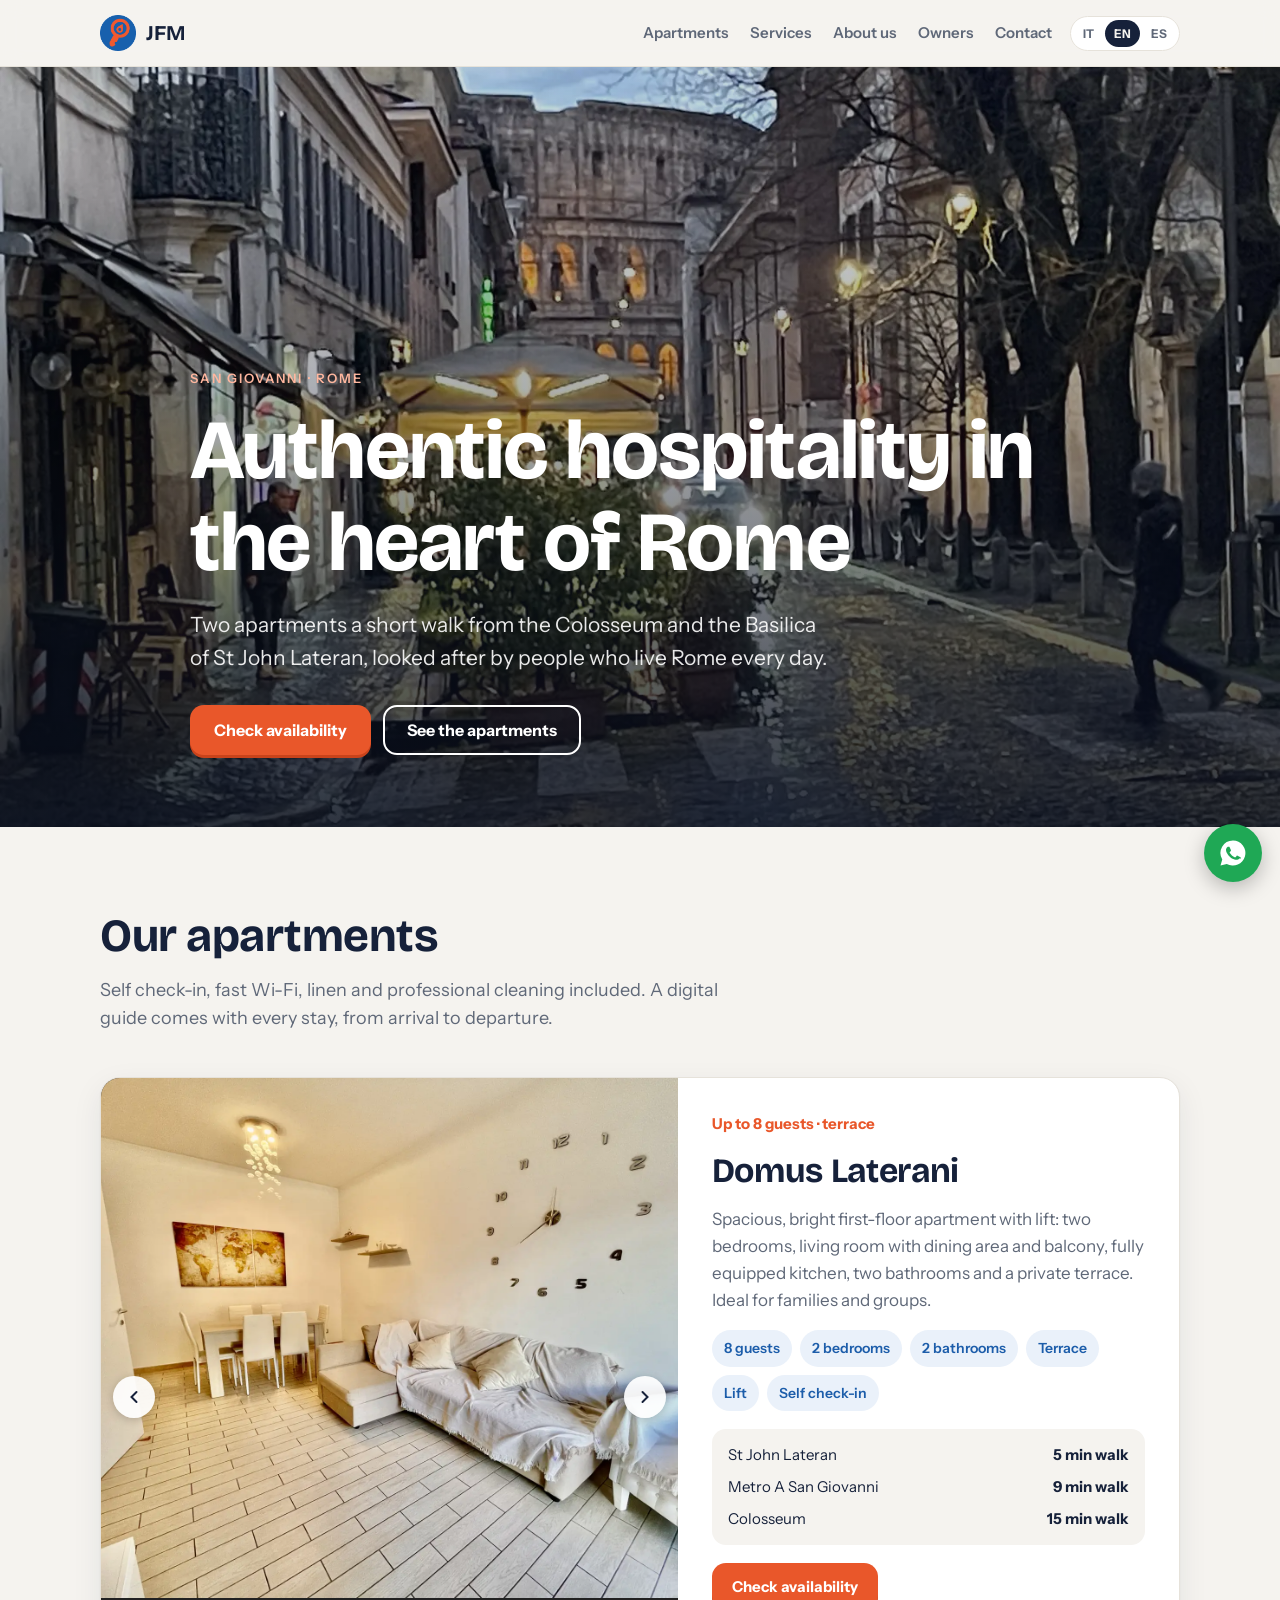
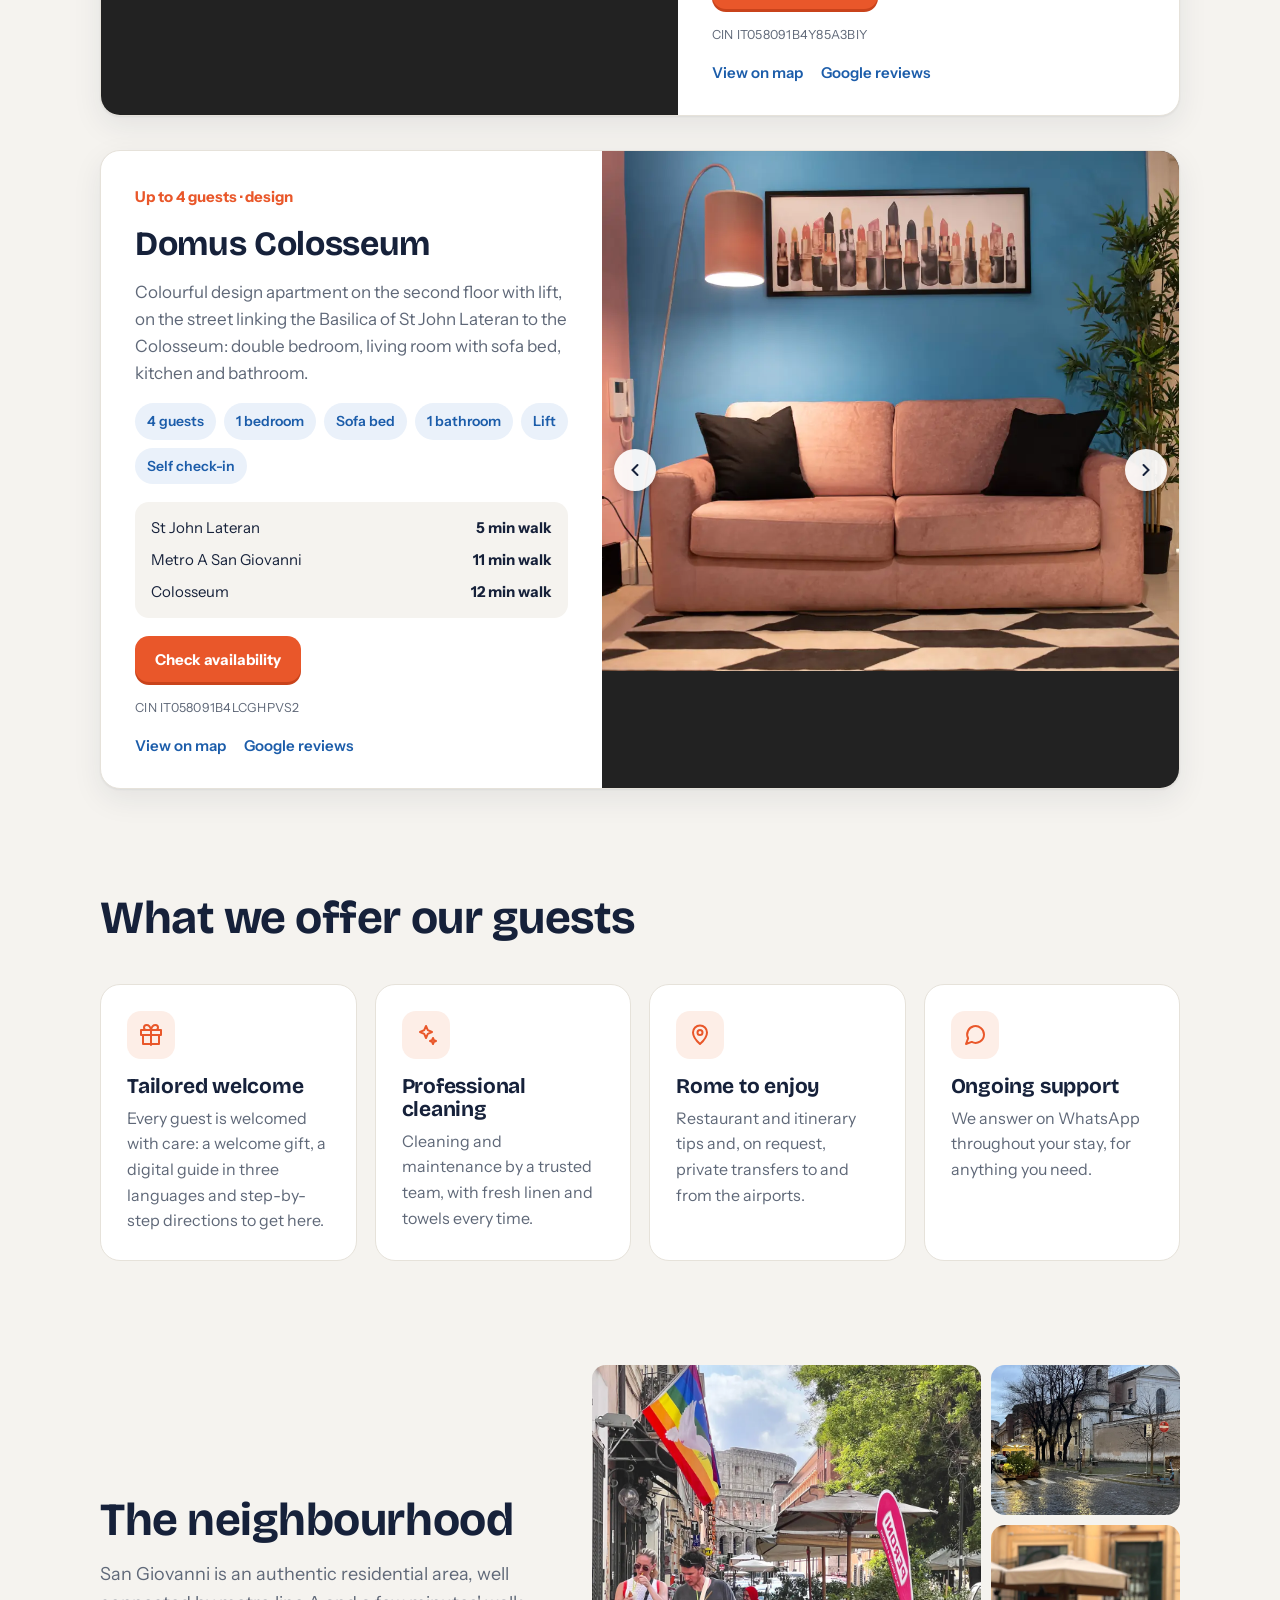
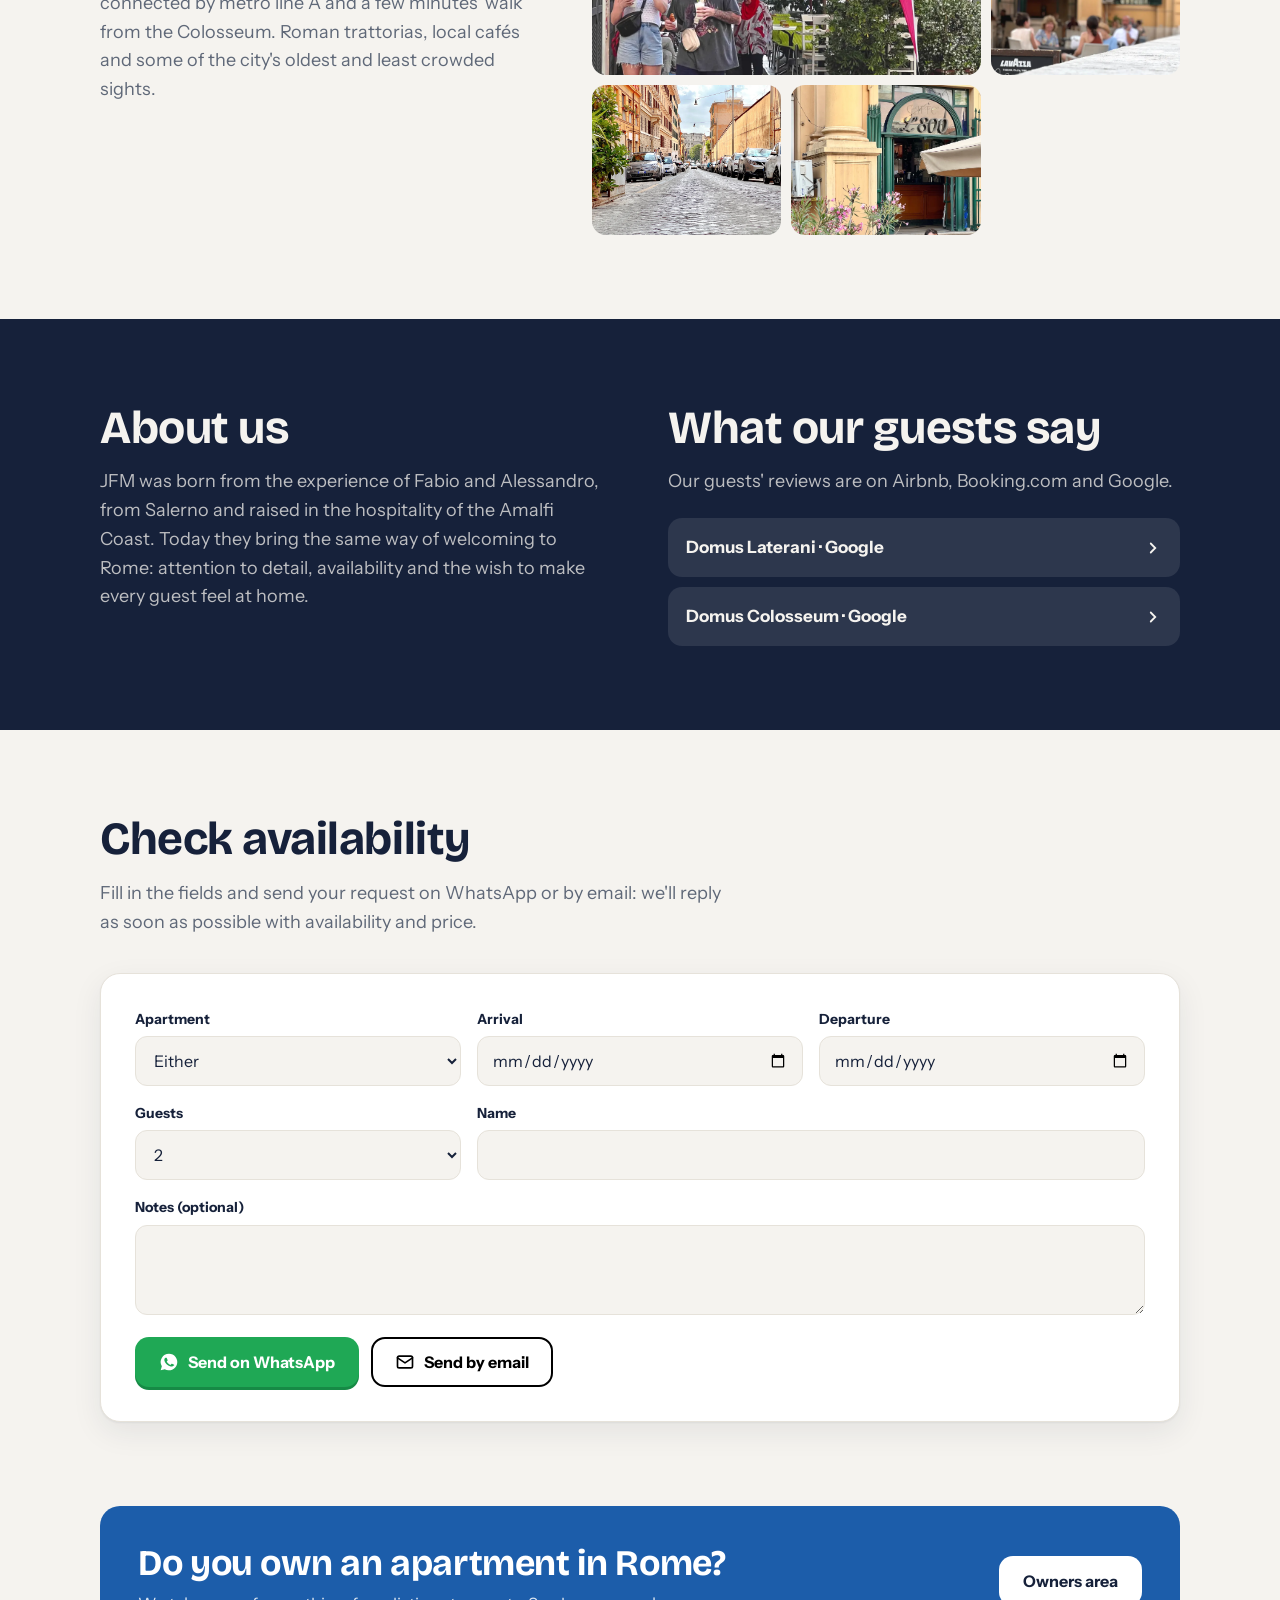
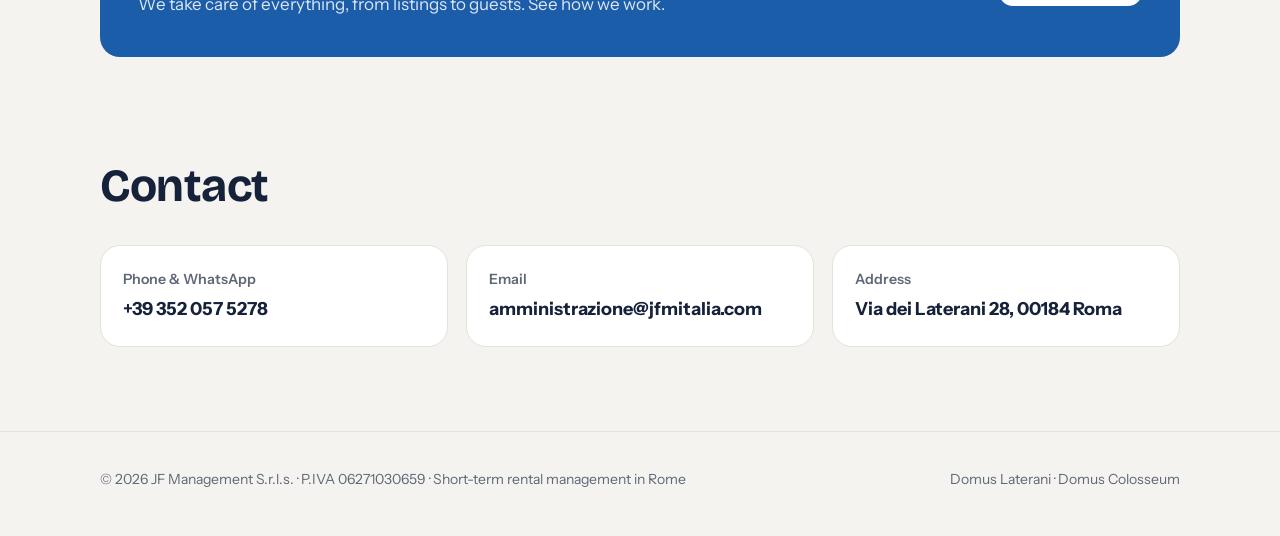
<file: sito/index.html>
<!doctype html>
<html lang="it">
<head>
<meta charset="utf-8">
<meta name="viewport" content="width=device-width,initial-scale=1,viewport-fit=cover">
<title>JFM · Appartamenti a San Giovanni, Roma</title>
<meta name="description" content="Domus Laterani e Domus Colosseum: due appartamenti a San Giovanni, a pochi passi dal Colosseo. Self check-in, guida digitale e assistenza su WhatsApp.">
<meta property="og:title" content="JFM · Ospitalità autentica nel cuore di Roma">
<meta property="og:description" content="Domus Laterani e Domus Colosseum, a pochi passi dal Colosseo.">
<meta property="og:image" content="https://jfmitalia.com/img/n_colnight.webp">
<link rel="icon" href="img/icon-192.png">
<link rel="preconnect" href="https://fonts.googleapis.com">
<link rel="preconnect" href="https://fonts.gstatic.com" crossorigin>
<link rel="stylesheet" href="https://fonts.googleapis.com/css2?family=Bricolage+Grotesque:opsz,wght@12..96,600;12..96,700;12..96,800&family=Instrument+Sans:wght@400;600;700&display=swap">
<link rel="stylesheet" href="assets/site.css">
</head>
<body>
<header class="top"><div class="wrap">
  <a class="brand" href="#"><img src="img/logo.png" alt="">JFM</a>
  <nav class="nav">
    <a href="#case" data-t="nav_houses">Le case</a>
    <a href="#servizi" data-t="nav_services">Servizi</a>
    <a href="#chi-siamo" data-t="nav_about">Chi siamo</a>
    <a href="proprietari.html" data-t="nav_owners">Proprietari</a>
    <a href="#contatti" data-t="nav_contact">Contatti</a>
  </nav>
  <div class="langs" role="group" aria-label="Lingua"><button data-lang="it">IT</button><button data-lang="en">EN</button><button data-lang="es">ES</button></div>
</div></header>

<section class="hero">
  <img src="img/n_colnight.webp" alt="Colosseo di notte" fetchpriority="high">
  <div class="wrap">
    <span class="kicker" data-t="hero_kicker">San Giovanni · Roma</span>
    <h1 data-t="hero_title">Ospitalità autentica nel cuore di Roma</h1>
    <p data-t="hero_sub"></p>
    <div class="ctas">
      <a class="btn pri" href="#disponibilita" data-t="hero_cta">Chiedi disponibilità</a>
      <a class="btn ghost" href="#case" data-t="hero_cta2">Scopri le case</a>
    </div>
  </div>
</section>

<section class="sec" id="case"><div class="wrap">
  <h2 data-t="houses_title">Le nostre case</h2>
  <p class="lead" data-t="houses_sub"></p>
  <div class="houses">

    <article class="house">
      <div class="galw">
        <div class="gal">
          <img src="img/l_hero.webp" alt="Domus Laterani · soggiorno">
          <img src="img/l_terr1.webp" alt="Domus Laterani · terrazza" loading="lazy">
          <img src="img/l_kit1.webp" alt="Domus Laterani · cucina" loading="lazy">
          <img src="img/l_bdx1.webp" alt="Domus Laterani · camera" loading="lazy">
          <img src="img/l_bsx1.webp" alt="Domus Laterani · camera" loading="lazy">
          <img src="img/l_living2.webp" alt="Domus Laterani · zona pranzo" loading="lazy">
          <img src="img/l_bathb1.webp" alt="Domus Laterani · bagno" loading="lazy">
          <img src="img/l_terr2.webp" alt="Domus Laterani · terrazza" loading="lazy">
        </div>
        <button class="gal-nav prev" data-dir="prev" aria-label="Indietro"><svg viewBox="0 0 24 24" fill="none" stroke="currentColor" stroke-width="2.4" stroke-linecap="round"><path d="M15 6l-6 6 6 6"/></svg></button>
        <button class="gal-nav next" data-dir="next" aria-label="Avanti"><svg viewBox="0 0 24 24" fill="none" stroke="currentColor" stroke-width="2.4" stroke-linecap="round"><path d="M9 6l6 6-6 6"/></svg></button>
      </div>
      <div class="hbody">
        <span class="tag" data-t="lat_tag"></span>
        <h3>Domus Laterani</h3>
        <p data-t="lat_desc"></p>
        <div class="chips"><span class="chip" data-t="f_guests8"></span><span class="chip" data-t="f_bed2"></span><span class="chip" data-t="f_bath2"></span><span class="chip" data-t="f_terrace"></span><span class="chip" data-t="f_lift"></span><span class="chip" data-t="f_ac"></span></div>
        <div class="dists">
          <div><span data-t="d_sg"></span><b>5 <span data-t="walk"></span></b></div>
          <div><span data-t="d_metro"></span><b>9 <span data-t="walk"></span></b></div>
          <div><span data-t="d_col"></span><b>15 <span data-t="walk"></span></b></div>
        </div>
        <div class="hacts"><a class="btn pri" href="#disponibilita" data-ask="lat" data-t="ask">Chiedi disponibilità</a></div>
        <p class="cin">CIN IT058091B4Y85A3BIY</p>
        <div class="links"><a href="https://www.google.com/maps/search/?api=1&query=Domus%20Laterani&query_place_id=ChIJx2THlBphLxMRUs6Aznzy12g" target="_blank" rel="noopener" data-t="maps">Vedi sulla mappa</a><a href="https://search.google.com/local/reviews?placeid=ChIJx2THlBphLxMRUs6Aznzy12g" target="_blank" rel="noopener" data-t="reviews">Recensioni Google</a></div>
      </div>
    </article>

    <article class="house">
      <div class="galw">
        <div class="gal">
          <img src="img/c_hero.webp" alt="Domus Colosseum · soggiorno" loading="lazy">
          <img src="img/c_bed.webp" alt="Domus Colosseum · camera" loading="lazy">
          <img src="img/c_kitchen.webp" alt="Domus Colosseum · cucina" loading="lazy">
          <img src="img/c_living2.webp" alt="Domus Colosseum · soggiorno" loading="lazy">
          <img src="img/c_bed2.webp" alt="Domus Colosseum · camera" loading="lazy">
          <img src="img/c_bath.webp" alt="Domus Colosseum · bagno" loading="lazy">
          <img src="img/c_gift.webp" alt="Domus Colosseum · welcome gift" loading="lazy">
        </div>
        <button class="gal-nav prev" data-dir="prev" aria-label="Indietro"><svg viewBox="0 0 24 24" fill="none" stroke="currentColor" stroke-width="2.4" stroke-linecap="round"><path d="M15 6l-6 6 6 6"/></svg></button>
        <button class="gal-nav next" data-dir="next" aria-label="Avanti"><svg viewBox="0 0 24 24" fill="none" stroke="currentColor" stroke-width="2.4" stroke-linecap="round"><path d="M9 6l6 6-6 6"/></svg></button>
      </div>
      <div class="hbody">
        <span class="tag" data-t="col_tag"></span>
        <h3>Domus Colosseum</h3>
        <p data-t="col_desc"></p>
        <div class="chips"><span class="chip" data-t="f_guests4"></span><span class="chip" data-t="f_bed1"></span><span class="chip" data-t="f_sofa"></span><span class="chip" data-t="f_bath1"></span><span class="chip" data-t="f_lift"></span><span class="chip" data-t="f_ac"></span></div>
        <div class="dists">
          <div><span data-t="d_sg"></span><b>5 <span data-t="walk"></span></b></div>
          <div><span data-t="d_metro"></span><b>11 <span data-t="walk"></span></b></div>
          <div><span data-t="d_col"></span><b>12 <span data-t="walk"></span></b></div>
        </div>
        <div class="hacts"><a class="btn pri" href="#disponibilita" data-ask="col" data-t="ask">Chiedi disponibilità</a></div>
        <p class="cin">CIN IT058091B4LCGHPVS2</p>
        <div class="links"><a href="https://www.google.com/maps/search/?api=1&query=Domus%20Colosseum&query_place_id=ChIJ1dGmxCZhLxMR4xTyDV0QUow" target="_blank" rel="noopener" data-t="maps">Vedi sulla mappa</a><a href="https://search.google.com/local/reviews?placeid=ChIJ1dGmxCZhLxMR4xTyDV0QUow" target="_blank" rel="noopener" data-t="reviews">Recensioni Google</a></div>
      </div>
    </article>

  </div>
</div></section>

<section class="sec" id="servizi" style="padding-top:20px"><div class="wrap">
  <h2 data-t="services_title"></h2>
  <div class="svc">
    <div><span class="ic"><svg viewBox="0 0 24 24" fill="none" stroke="currentColor" stroke-width="2" stroke-linecap="round" stroke-linejoin="round"><path d="M20 12v9H4v-9M2 7h20v5H2zM12 22V7M12 7H7.5a2.5 2.5 0 010-5C11 2 12 7 12 7zM12 7h4.5a2.5 2.5 0 000-5C13 2 12 7 12 7z"/></svg></span><h3 data-t="s1_t"></h3><p data-t="s1_d"></p></div>
    <div><span class="ic"><svg viewBox="0 0 24 24" fill="none" stroke="currentColor" stroke-width="2" stroke-linecap="round" stroke-linejoin="round"><path d="M12 3l1.8 4.2L18 9l-4.2 1.8L12 15l-1.8-4.2L6 9l4.2-1.8zM19 15l.9 2.1L22 18l-2.1.9L19 21l-.9-2.1L16 18l2.1-.9z"/></svg></span><h3 data-t="s2_t"></h3><p data-t="s2_d"></p></div>
    <div><span class="ic"><svg viewBox="0 0 24 24" fill="none" stroke="currentColor" stroke-width="2" stroke-linecap="round" stroke-linejoin="round"><path d="M12 21s-7-6.2-7-11.5A7 7 0 0119 9.5C19 14.8 12 21 12 21z"/><circle cx="12" cy="9.5" r="2.5"/></svg></span><h3 data-t="s3_t"></h3><p data-t="s3_d"></p></div>
    <div><span class="ic"><svg viewBox="0 0 24 24" fill="none" stroke="currentColor" stroke-width="2" stroke-linecap="round" stroke-linejoin="round"><path d="M21 11.5a8.4 8.4 0 01-12.3 7.4L3 21l2.1-5.7A8.4 8.4 0 1121 11.5z"/></svg></span><h3 data-t="s4_t"></h3><p data-t="s4_d"></p></div>
  </div>
</div></section>

<section class="sec" style="padding-top:20px"><div class="wrap hood">
  <div><h2 data-t="hood_title"></h2><p class="lead" data-t="hood_d"></p></div>
  <div class="mosaic">
    <img src="img/n_colday.webp" alt="Colosseo" loading="lazy">
    <img src="img/n_church.webp" alt="San Giovanni" loading="lazy">
    <img src="img/n_cafe.webp" alt="Bar di quartiere" loading="lazy">
    <img src="img/n_street.webp" alt="Via di San Giovanni in Laterano" loading="lazy">
    <img src="img/n_spazio.webp" alt="Quartiere San Giovanni" loading="lazy">
  </div>
</div></section>

<section class="sec band" id="chi-siamo"><div class="wrap two">
  <div><h2 data-t="about_title"></h2><p class="lead" data-t="about_d"></p></div>
  <div><h2 data-t="rev_title"></h2><p class="lead" data-t="rev_d"></p>
    <div class="revlinks">
      <a href="https://search.google.com/local/reviews?placeid=ChIJx2THlBphLxMRUs6Aznzy12g" target="_blank" rel="noopener"><span>Domus Laterani · Google</span><svg viewBox="0 0 24 24" fill="none" stroke="currentColor" stroke-width="2.4" stroke-linecap="round"><path d="M9 6l6 6-6 6"/></svg></a>
      <a href="https://search.google.com/local/reviews?placeid=ChIJ1dGmxCZhLxMR4xTyDV0QUow" target="_blank" rel="noopener"><span>Domus Colosseum · Google</span><svg viewBox="0 0 24 24" fill="none" stroke="currentColor" stroke-width="2.4" stroke-linecap="round"><path d="M9 6l6 6-6 6"/></svg></a>
    </div>
  </div>
</div></section>

<section class="sec" id="disponibilita"><div class="wrap">
  <h2 data-t="form_title"></h2>
  <p class="lead" data-t="form_sub"></p>
  <form class="ask" id="askForm" onsubmit="return false">
    <div class="grid">
      <div class="field"><label for="fHouse" data-t="fl_house"></label>
        <select id="fHouse"><option value="" data-t="fl_any">Indifferente</option><option value="lat">Domus Laterani</option><option value="col">Domus Colosseum</option></select></div>
      <div class="field"><label for="fIn" data-t="fl_in"></label><input type="date" id="fIn" required></div>
      <div class="field"><label for="fOut" data-t="fl_out"></label><input type="date" id="fOut" required></div>
      <div class="field"><label for="fGuests" data-t="fl_guests"></label>
        <select id="fGuests"><option>1</option><option selected>2</option><option>3</option><option>4</option><option>5</option><option>6</option><option>7</option><option>8</option></select></div>
      <div class="field wide"><label for="fName" data-t="fl_name"></label><input type="text" id="fName" autocomplete="name"></div>
      <div class="field full"><label for="fNotes" data-t="fl_notes"></label><textarea id="fNotes"></textarea></div>
    </div>
    <p class="err" id="fErr" hidden></p>
    <div class="sendrow">
      <button type="button" class="btn wa" id="sendWa"><svg viewBox="0 0 24 24" fill="currentColor"><path d="M12 2a10 10 0 00-8.6 15.1L2 22l5-1.3A10 10 0 1012 2zm5.3 14.2c-.2.6-1.3 1.2-1.8 1.2-.5.1-1 .2-3.3-.7-2.8-1.1-4.6-4-4.7-4.2-.1-.2-1.1-1.5-1.1-2.9s.7-2 1-2.3c.3-.3.6-.3.8-.3h.6c.2 0 .4 0 .6.5l.9 2.1c.1.2.1.4 0 .6l-.4.6-.4.4c-.1.2-.3.3-.1.6.2.3.8 1.3 1.7 2.1 1.2 1 2.1 1.4 2.4 1.5.3.1.5.1.6-.1l.9-1.1c.2-.3.4-.2.6-.1l2 1c.3.1.5.2.5.3.1.2.1.8-.2 1.4z"/></svg><span data-t="send_wa"></span></button>
      <button type="button" class="btn ghost" id="sendMail"><svg viewBox="0 0 24 24" fill="none" stroke="currentColor" stroke-width="2" stroke-linecap="round" stroke-linejoin="round"><rect x="3" y="5" width="18" height="14" rx="2"/><path d="M3 7l9 6 9-6"/></svg><span data-t="send_mail"></span></button>
    </div>
  </form>
</div></section>

<section class="sec" style="padding-top:0"><div class="wrap">
  <div class="owners">
    <div><h2 data-t="owners_cta_t"></h2><p data-t="owners_cta_d"></p></div>
    <a class="btn light" href="proprietari.html" data-t="owners_cta"></a>
  </div>
</div></section>

<section class="sec" id="contatti" style="padding-top:20px"><div class="wrap">
  <h2 data-t="contact_title"></h2>
  <div class="contacts">
    <a href="https://wa.me/393520575278" target="_blank" rel="noopener"><small data-t="c_phone"></small><b>+39 352 057 5278</b></a>
    <a href="mailto:amministrazione@jfmitalia.com"><small data-t="c_mail"></small><b>amministrazione@jfmitalia.com</b></a>
    <div><small data-t="c_addr"></small><b>Via dei Laterani 28, 00184 Roma</b></div>
  </div>
</div></section>

<footer><div class="wrap">
  <span>© <span id="year">2026</span> JF Management S.r.l.s. · P.IVA 06271030659 · <span data-t="footer"></span></span>
  <span>Domus Laterani · Domus Colosseum</span>
</div></footer>

<a class="fab" href="https://wa.me/393520575278" target="_blank" rel="noopener" aria-label="WhatsApp"><svg viewBox="0 0 24 24" fill="currentColor"><path d="M12 2a10 10 0 00-8.6 15.1L2 22l5-1.3A10 10 0 1012 2zm5.3 14.2c-.2.6-1.3 1.2-1.8 1.2-.5.1-1 .2-3.3-.7-2.8-1.1-4.6-4-4.7-4.2-.1-.2-1.1-1.5-1.1-2.9s.7-2 1-2.3c.3-.3.6-.3.8-.3h.6c.2 0 .4 0 .6.5l.9 2.1c.1.2.1.4 0 .6l-.4.6-.4.4c-.1.2-.3.3-.1.6.2.3.8 1.3 1.7 2.1 1.2 1 2.1 1.4 2.4 1.5.3.1.5.1.6-.1l.9-1.1c.2-.3.4-.2.6-.1l2 1c.3.1.5.2.5.3.1.2.1.8-.2 1.4z"/></svg></a>
<script src="assets/site.js"></script>
</body>
</html>
</file>
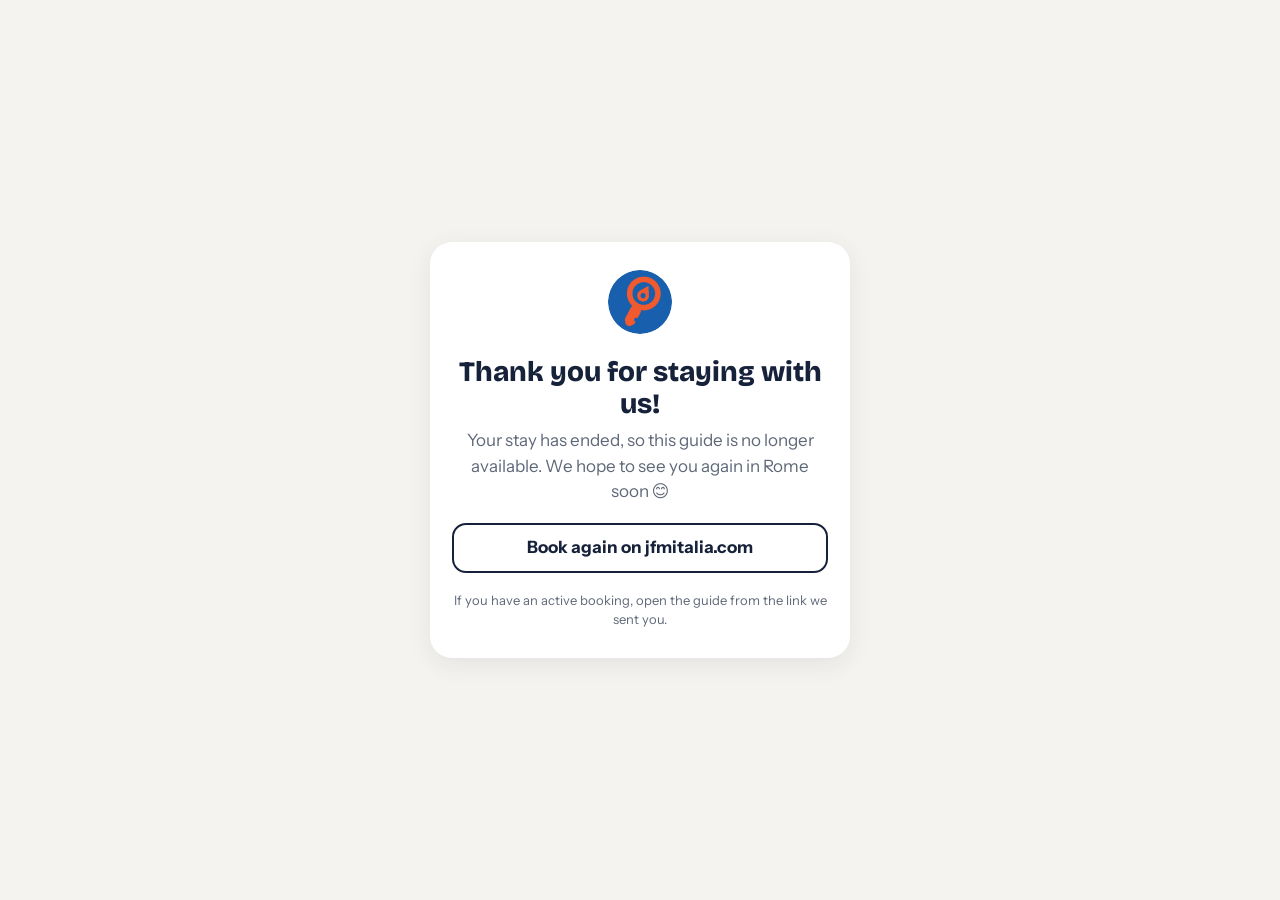
<file: guide/grazie/index.html>
<!doctype html>
<html lang="it"><head>
<meta charset="utf-8"><meta name="viewport" content="width=device-width,initial-scale=1">
<title>Grazie · JFM</title>
<meta name="robots" content="noindex">
<link rel="stylesheet" href="https://fonts.googleapis.com/css2?family=Bricolage+Grotesque:opsz,wght@12..96,800&family=Instrument+Sans:wght@400;600;700&display=swap">
<style>
:root{--bg:#F5F3EF;--card:#fff;--ink:#16213A;--muted:#5F6878;--or:#E9572A;--blue:#1C5DAA}
@media (prefers-color-scheme:dark){:root{--bg:#0F1524;--card:#18213A;--ink:#EEF1F7;--muted:#A3ACBE}}
*{box-sizing:border-box}body{margin:0;min-height:100vh;background:var(--bg);color:var(--ink);font:17px/1.5 "Instrument Sans",system-ui,sans-serif;display:grid;place-items:center;padding:24px}
.c{max-width:420px;width:100%;background:var(--card);border-radius:22px;padding:28px 22px;text-align:center;box-shadow:0 6px 24px rgba(22,33,58,.08)}
img{width:64px;height:64px;border-radius:50%}
h1{font:800 28px/1.15 "Bricolage Grotesque",system-ui,sans-serif;margin:14px 0 8px}
p{color:var(--muted);margin:0 0 18px}
a.b{display:flex;align-items:center;justify-content:center;gap:8px;min-height:50px;border-radius:14px;font-weight:700;text-decoration:none;margin-top:10px}
a.p{background:var(--or);color:#fff}a.g{border:2px solid var(--ink);color:var(--ink)}
small{display:block;margin-top:18px;color:var(--muted);font-size:13px}
</style></head>
<body><main class="c">
<img src="logo.png" alt="JFM">
<h1 id="t"></h1><p id="d"></p>
<a class="b p" id="rev" target="_blank" rel="noopener"></a>
<a class="b g" href="https://jfmitalia.com/" target="_blank" rel="noopener" id="site"></a>
<small id="s"></small>
</main>
<script>
var T={it:{t:"Grazie per essere stati nostri ospiti!",d:"Il vostro soggiorno è concluso, quindi questa guida non è più disponibile. Speriamo di rivedervi presto a Roma 😊",r:"Lasciateci una recensione su Google",w:"Prenota di nuovo su jfmitalia.com",s:"Se avete una prenotazione attiva, aprite la guida dal link che vi abbiamo mandato."},
en:{t:"Thank you for staying with us!",d:"Your stay has ended, so this guide is no longer available. We hope to see you again in Rome soon 😊",r:"Leave us a Google review",w:"Book again on jfmitalia.com",s:"If you have an active booking, open the guide from the link we sent you."},
es:{t:"¡Gracias por alojaros con nosotros!",d:"Vuestra estancia ha terminado, así que esta guía ya no está disponible. Esperamos veros pronto en Roma 😊",r:"Dejadnos una reseña en Google",w:"Reservad de nuevo en jfmitalia.com",s:"Si tenéis una reserva activa, abrid la guía desde el enlace que os mandamos."}};
var l=(navigator.language||"en").slice(0,2);try{l=localStorage.getItem("jfm-lang")||l}catch(e){}
var L=T[l]||T.en; document.documentElement.lang=T[l]?l:"en";
["t","d","s"].forEach(function(k){document.getElementById(k).textContent=L[k]});
document.getElementById("rev").textContent="⭐ "+L.r; document.getElementById("site").textContent=L.w;
var h=new URLSearchParams(location.search).get("h");
var PID={laterani:"ChIJx2THlBphLxMRUs6Aznzy12g",colosseum:"ChIJ1dGmxCZhLxMR4xTyDV0QUow"};
if(PID[h]) document.getElementById("rev").href="https://search.google.com/local/writereview?placeid="+PID[h]; else document.getElementById("rev").style.display="none";
// pulizia: niente copie offline né codici rimasti sul telefono
try{Object.keys(localStorage).forEach(function(k){if(/^jfm-(codes|cfg|b)-/.test(k))localStorage.removeItem(k)})}catch(e){}
if("serviceWorker" in navigator){navigator.serviceWorker.getRegistrations().then(function(rs){rs.forEach(function(r){r.unregister()})}).catch(function(){})}
if(window.caches){caches.keys().then(function(ks){ks.forEach(function(k){if(/^jfm-/.test(k))caches.delete(k)})}).catch(function(){})}
</script></body></html>
</file>
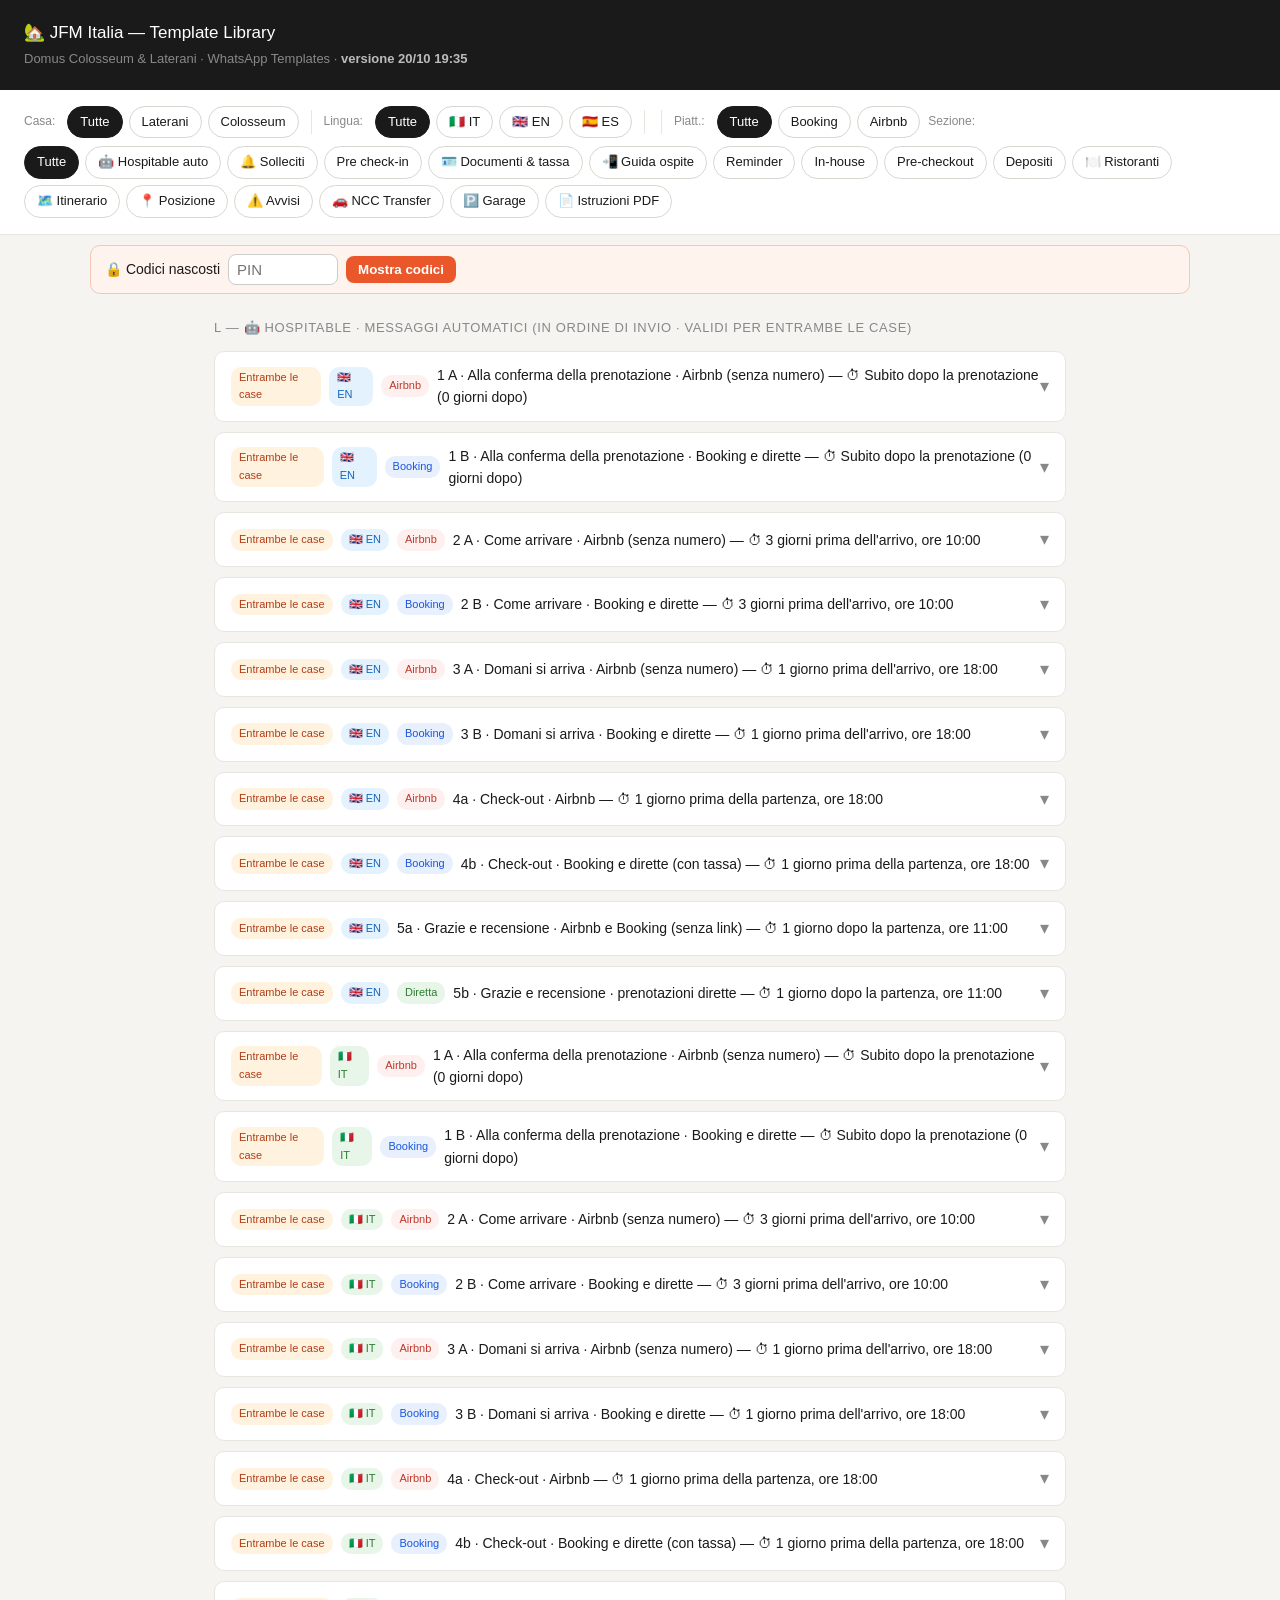
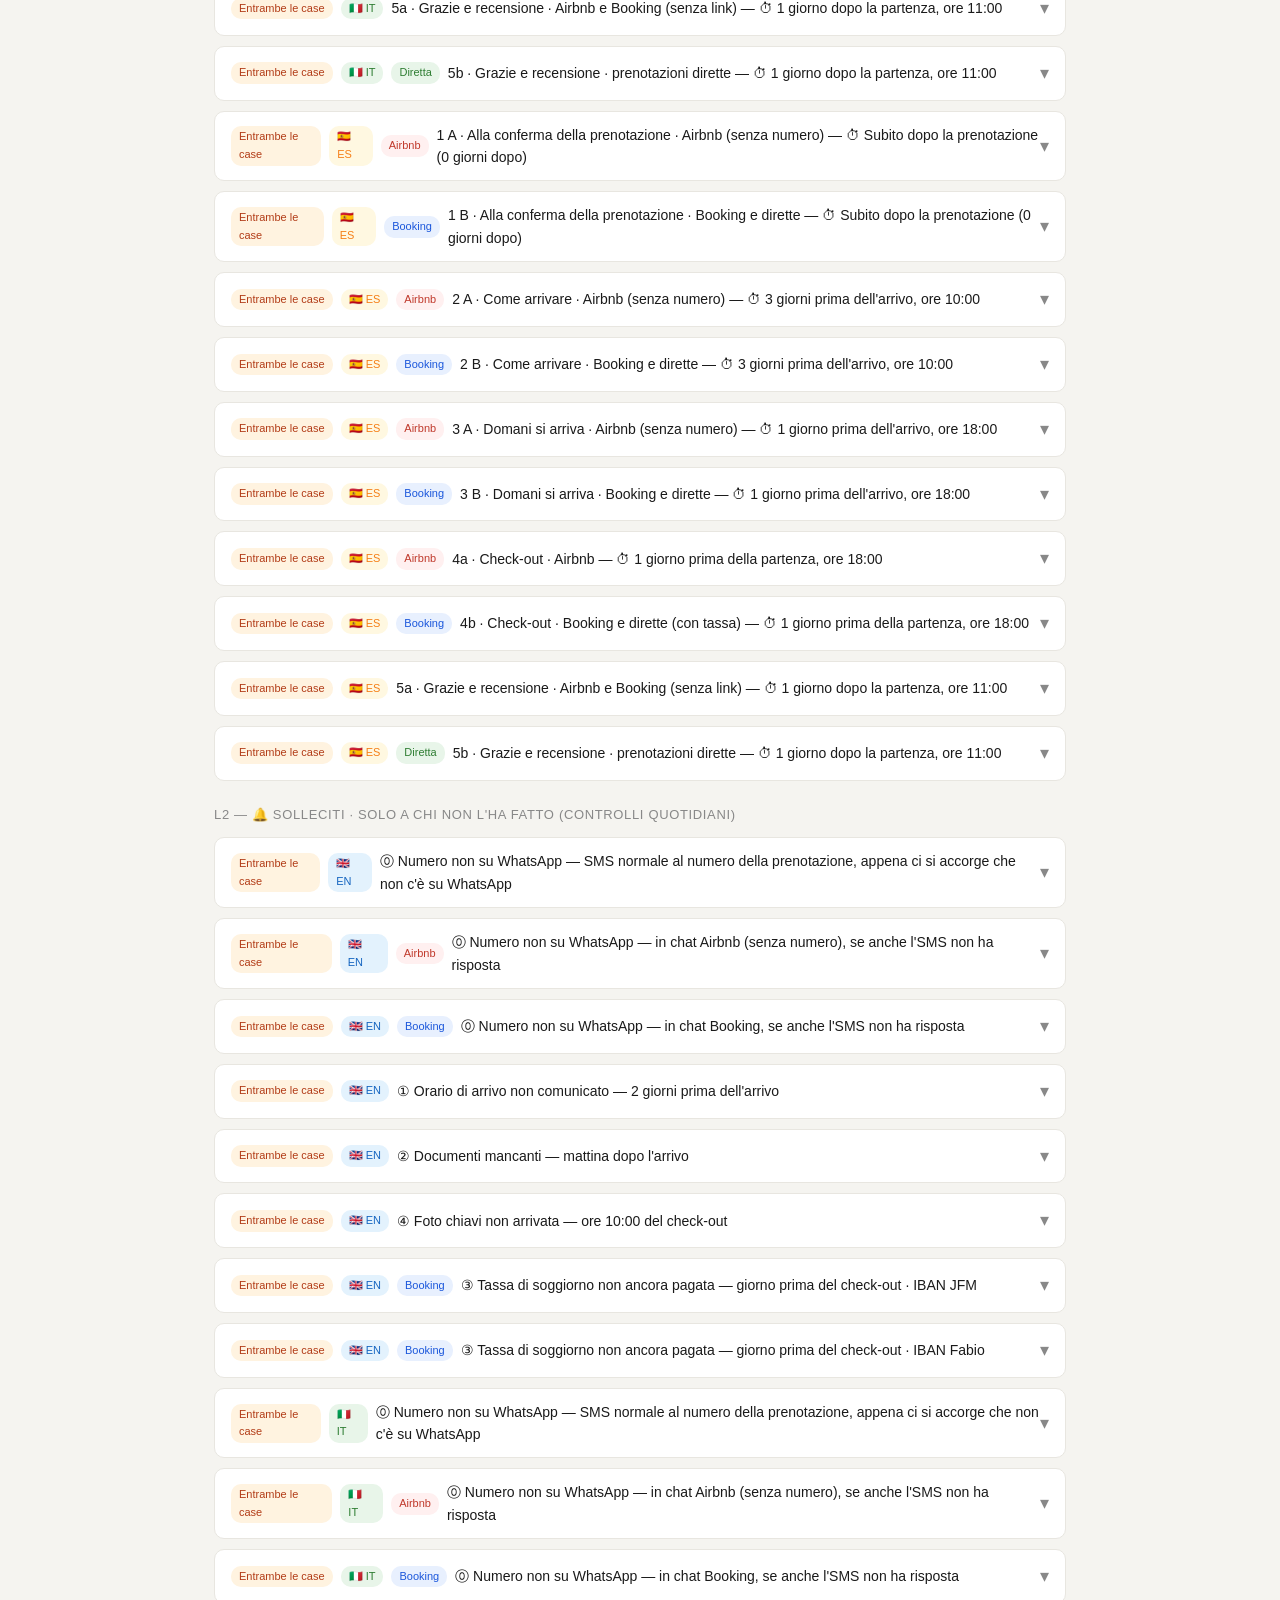
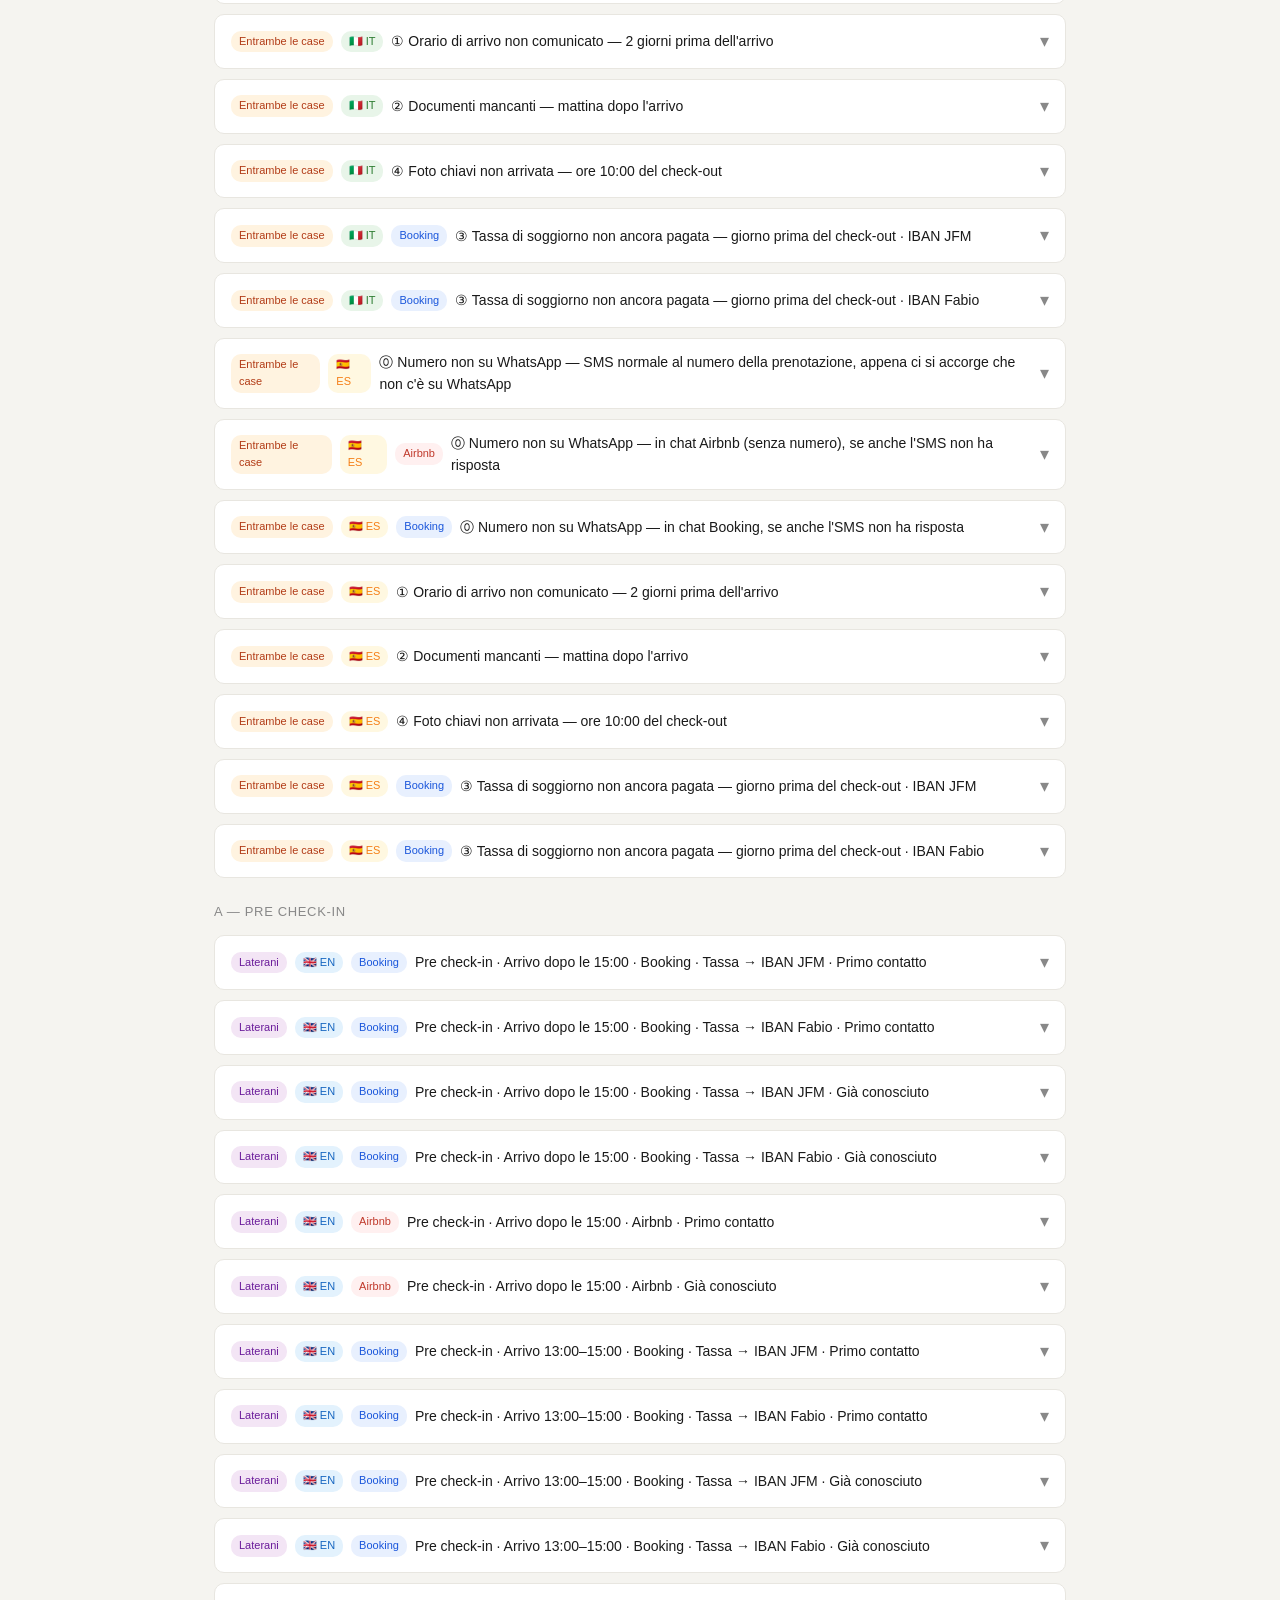
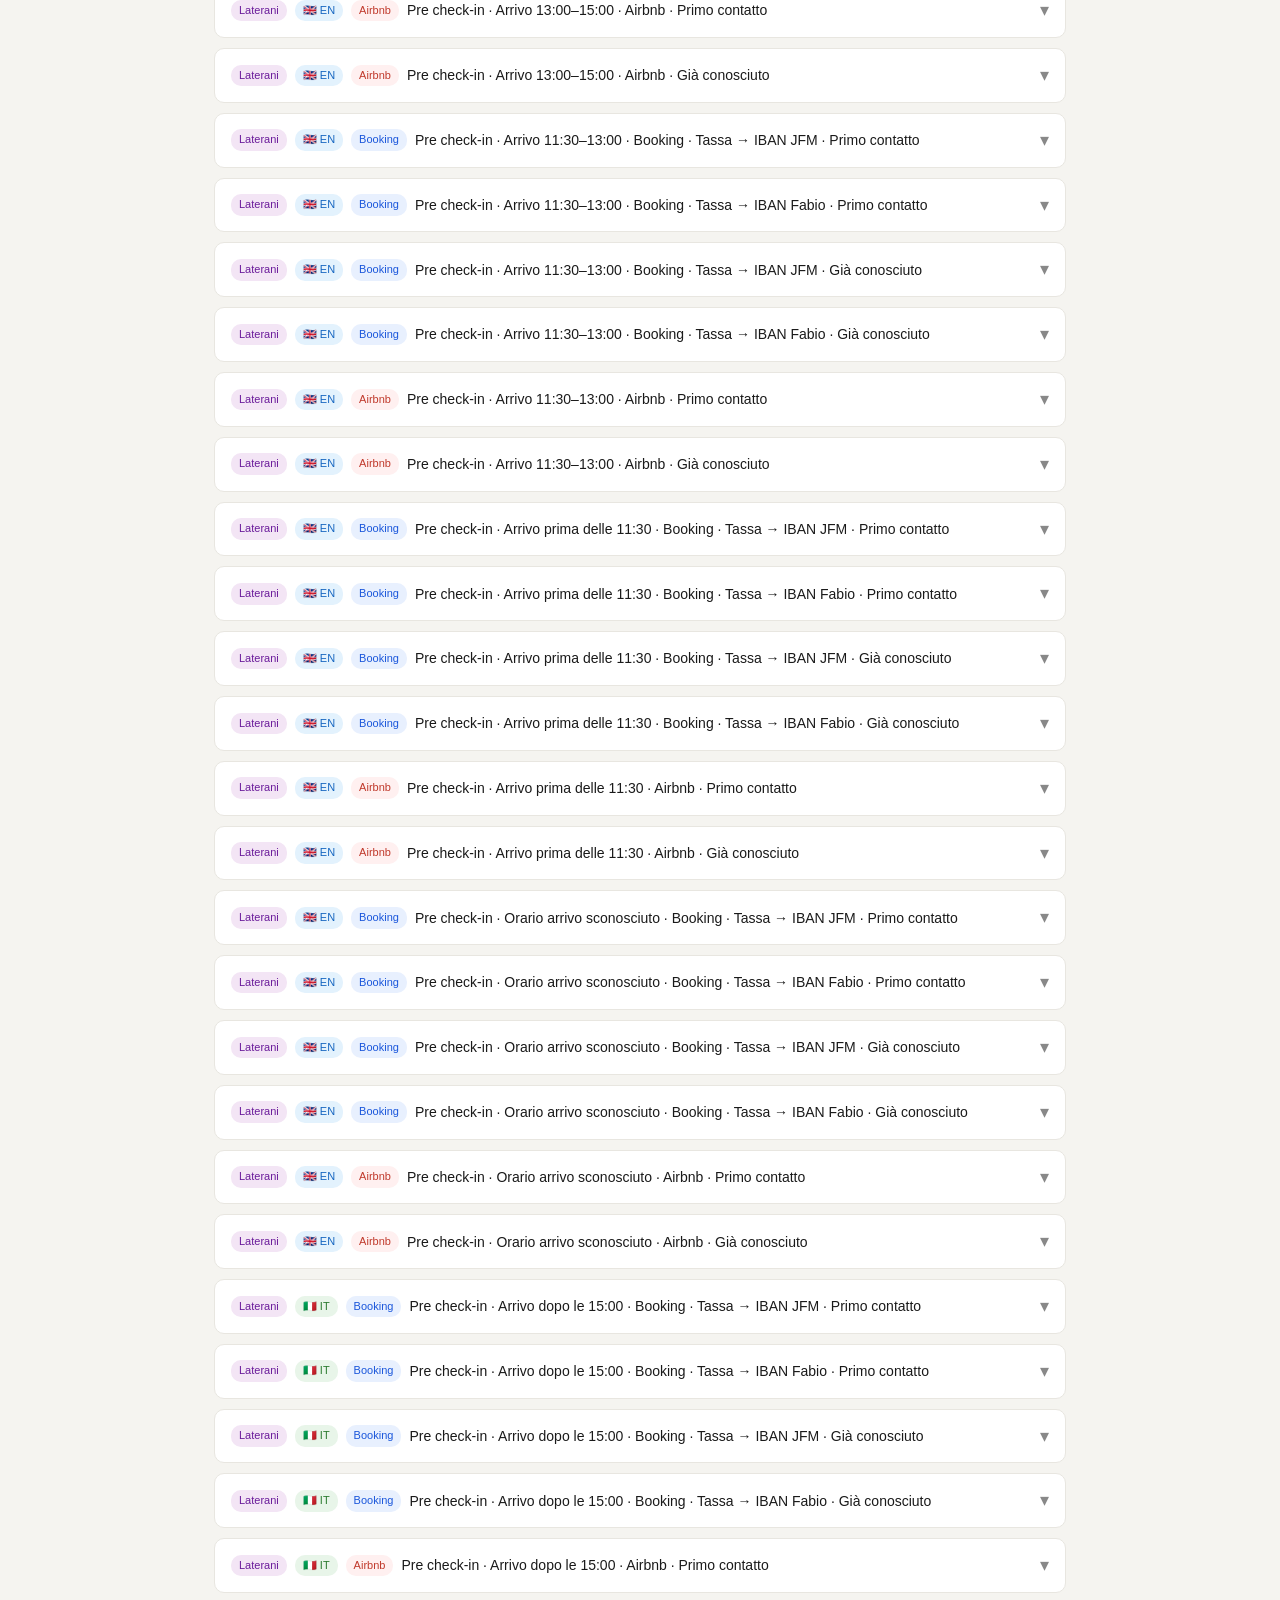
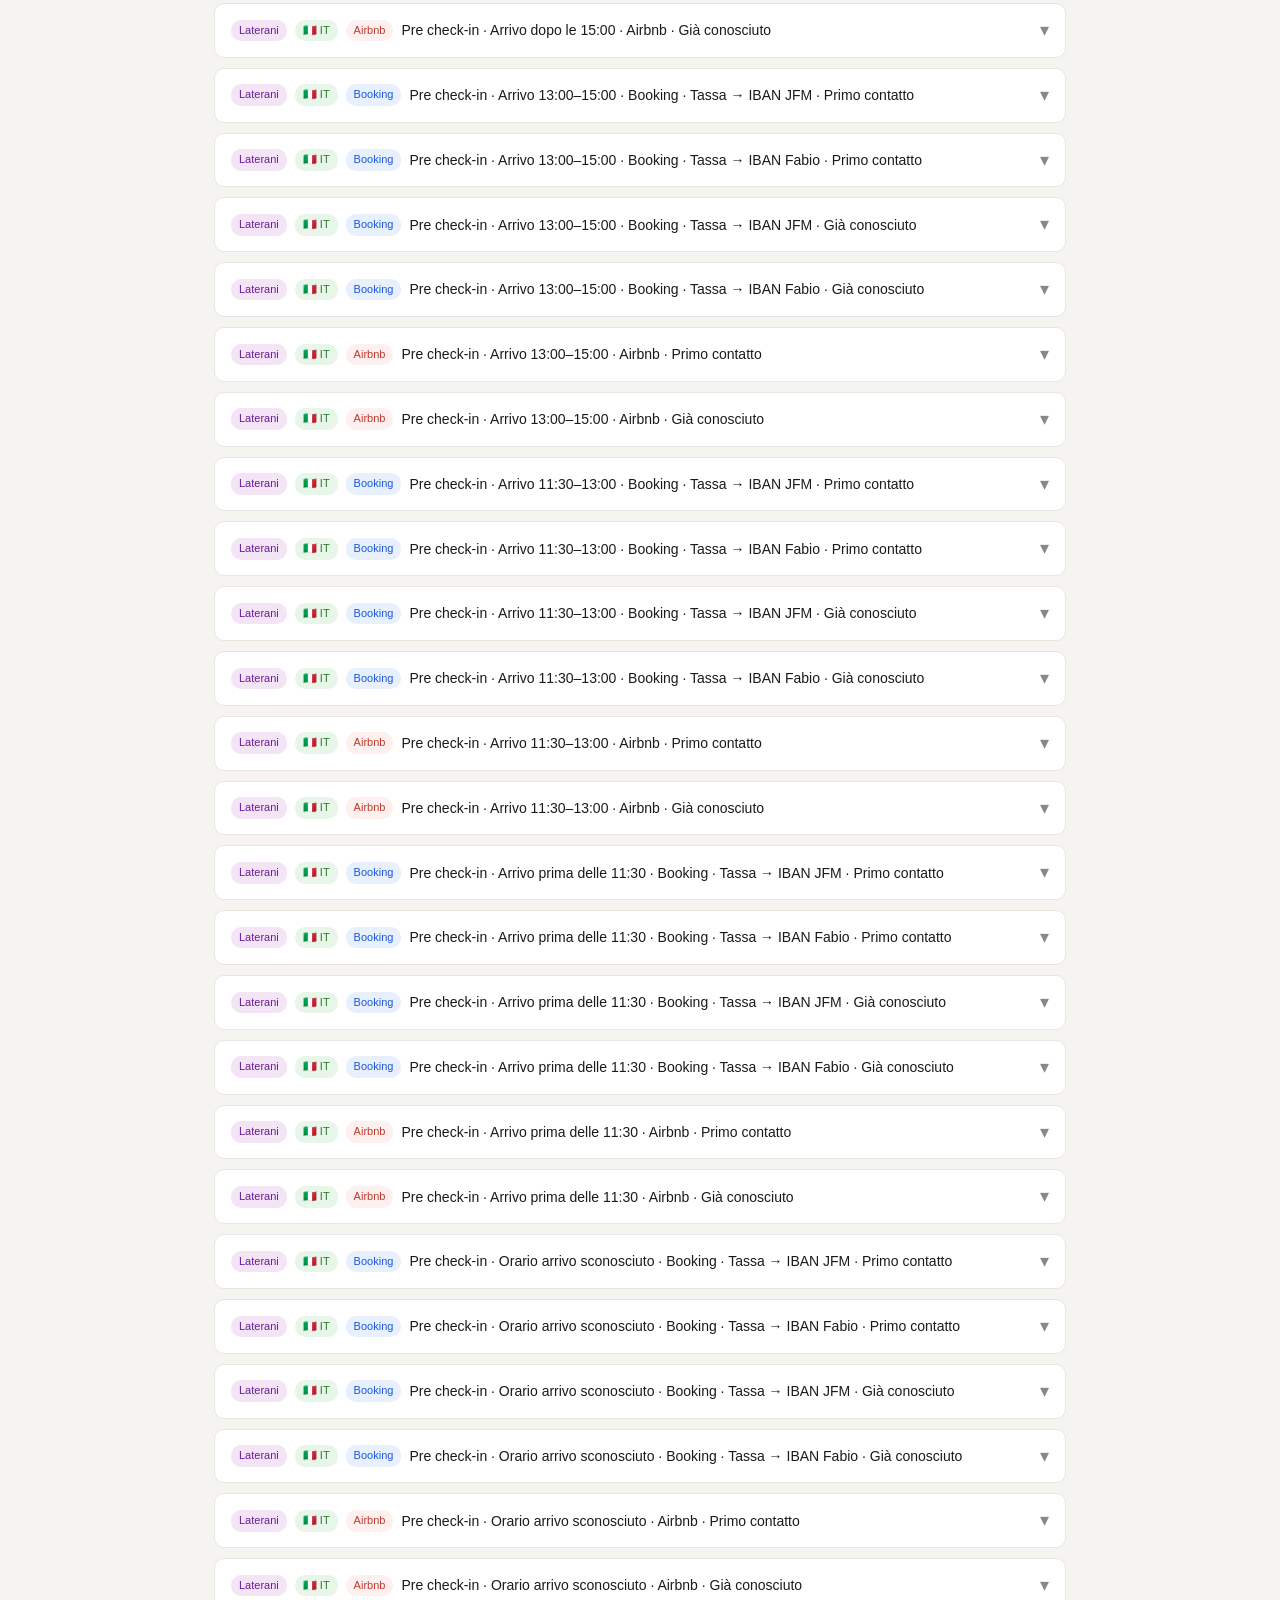
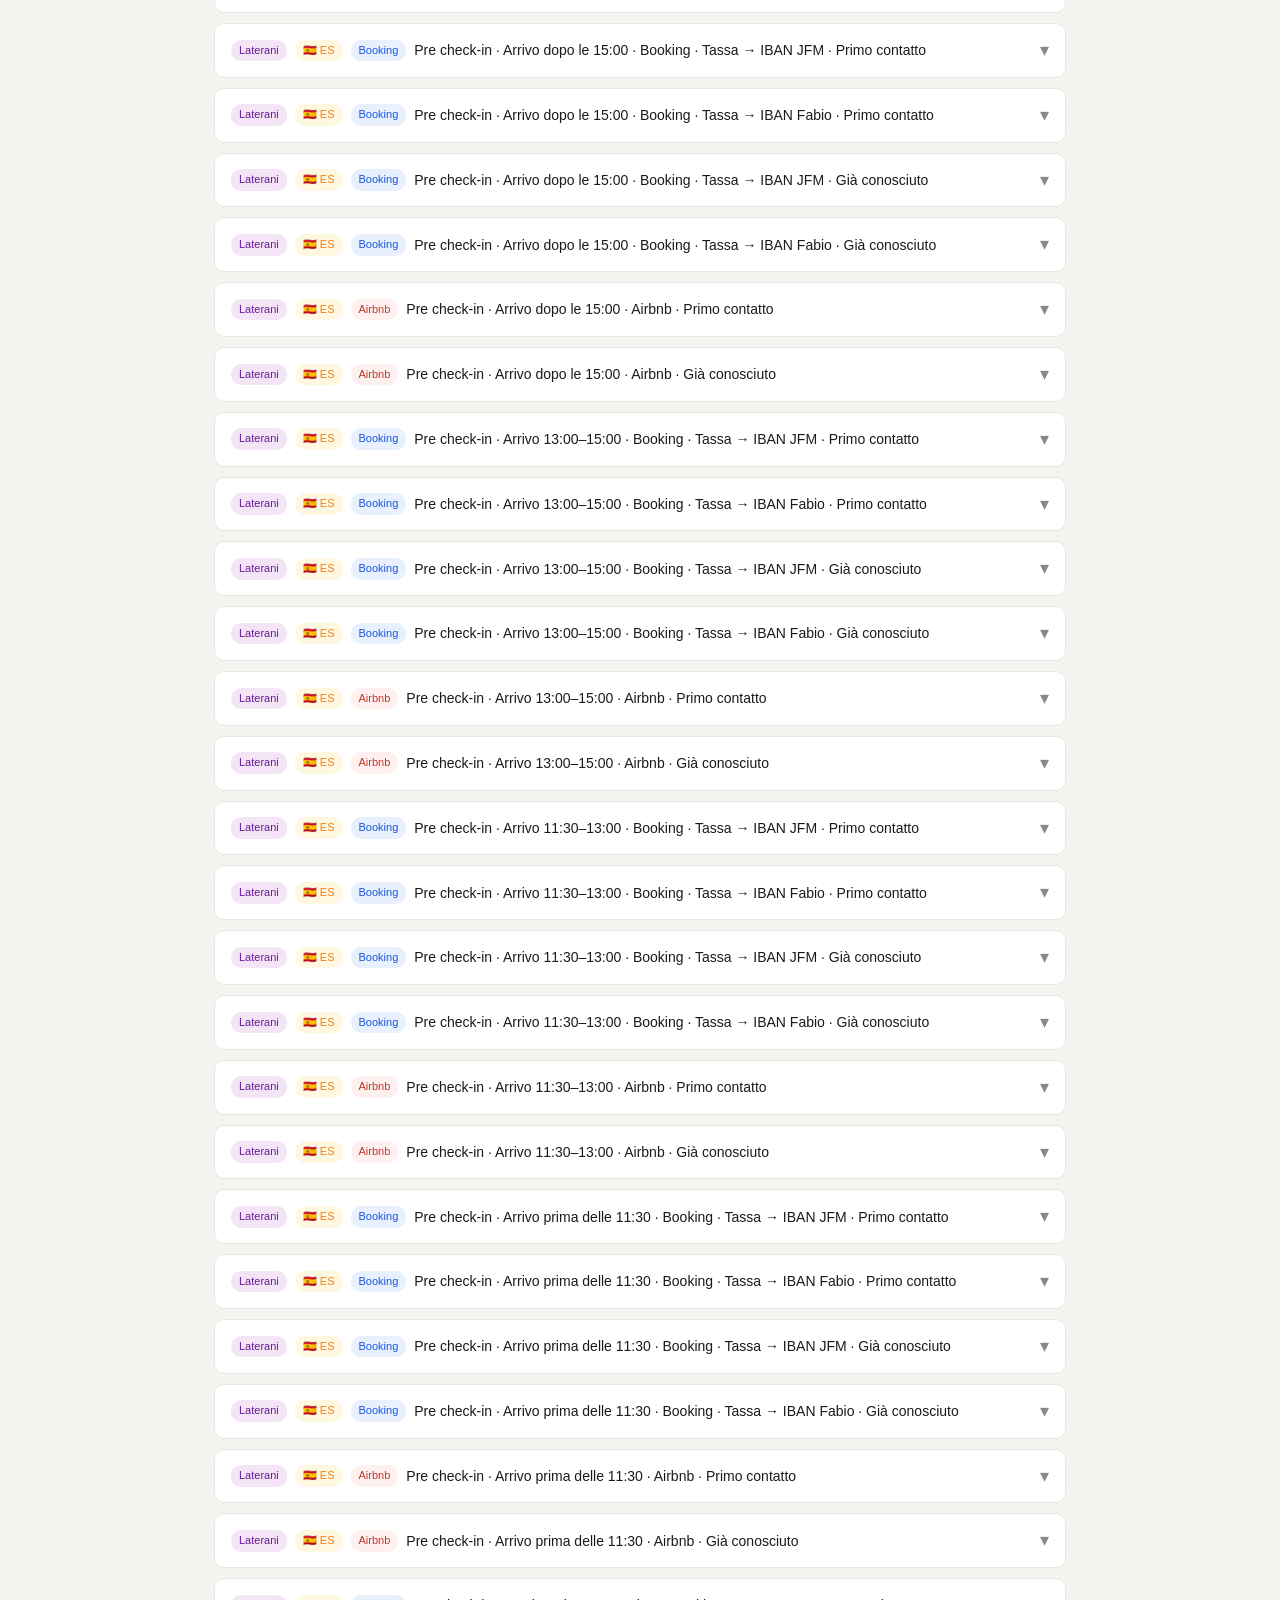
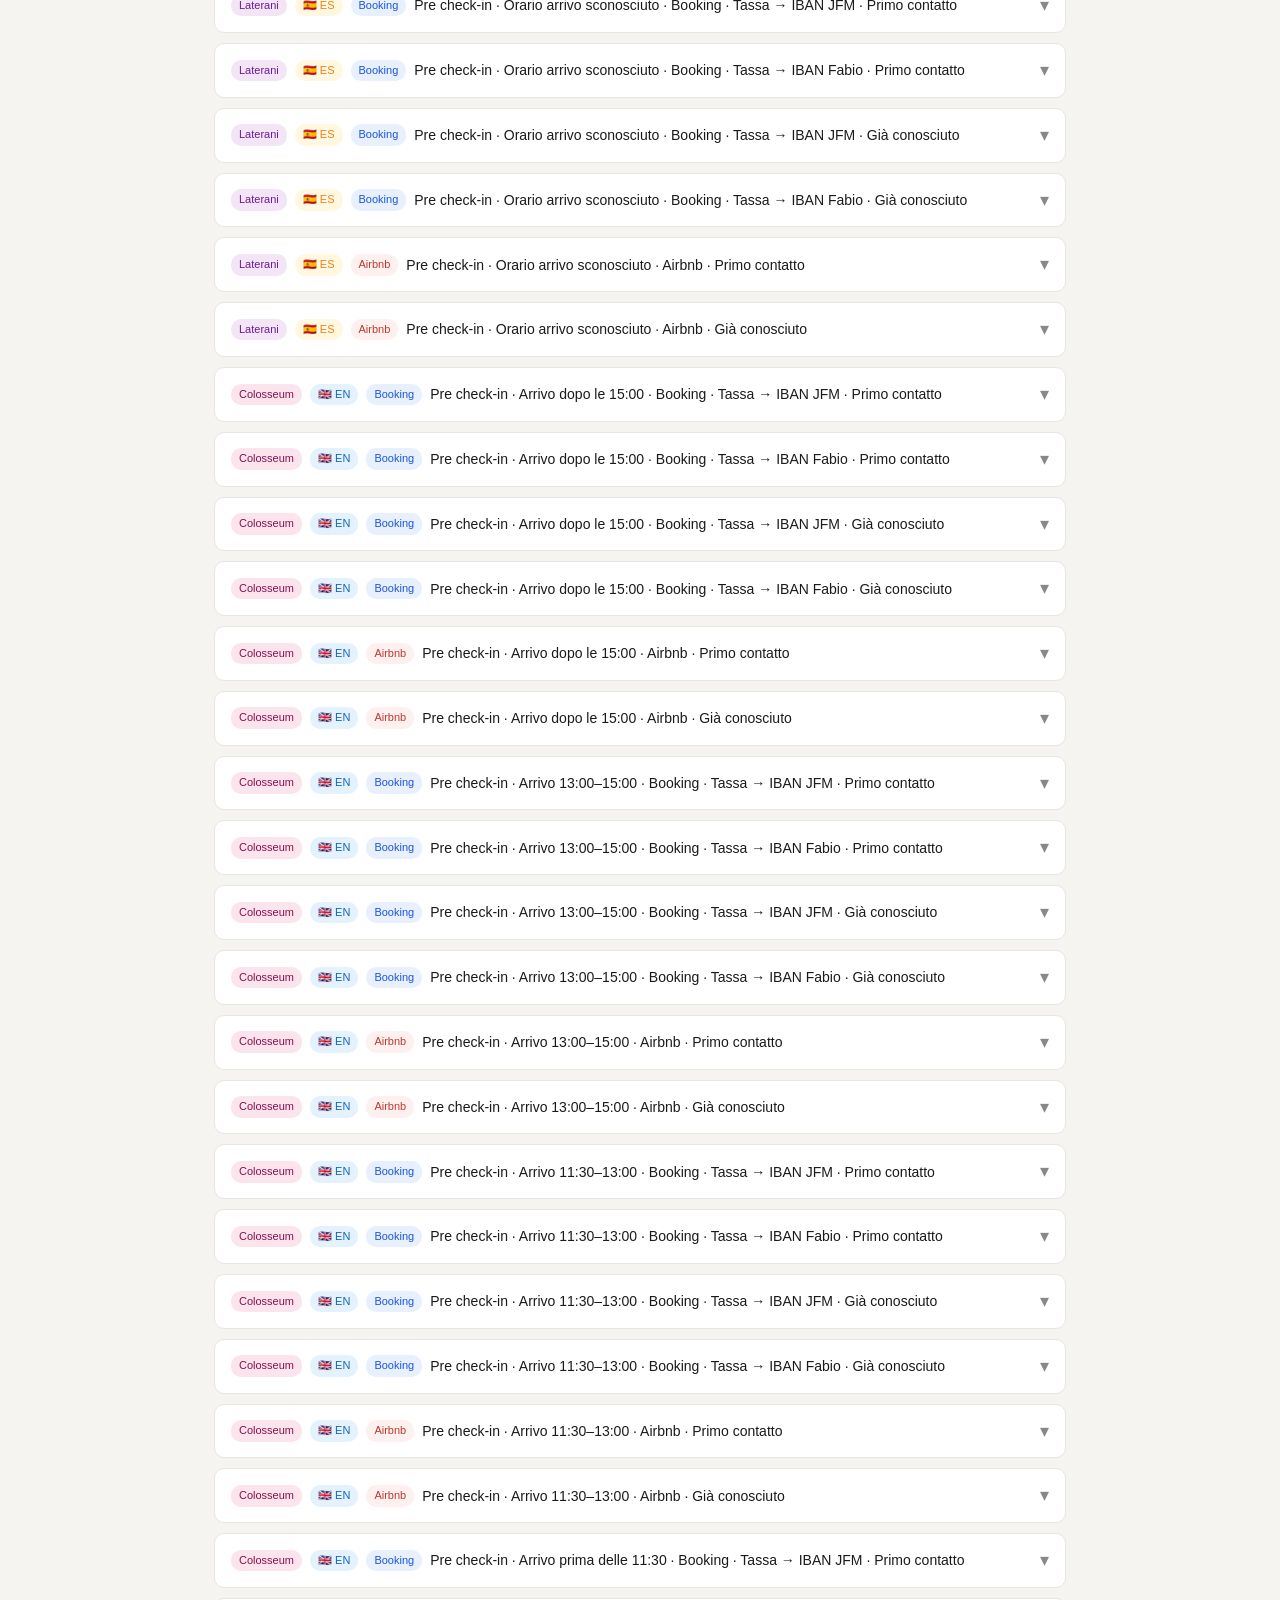
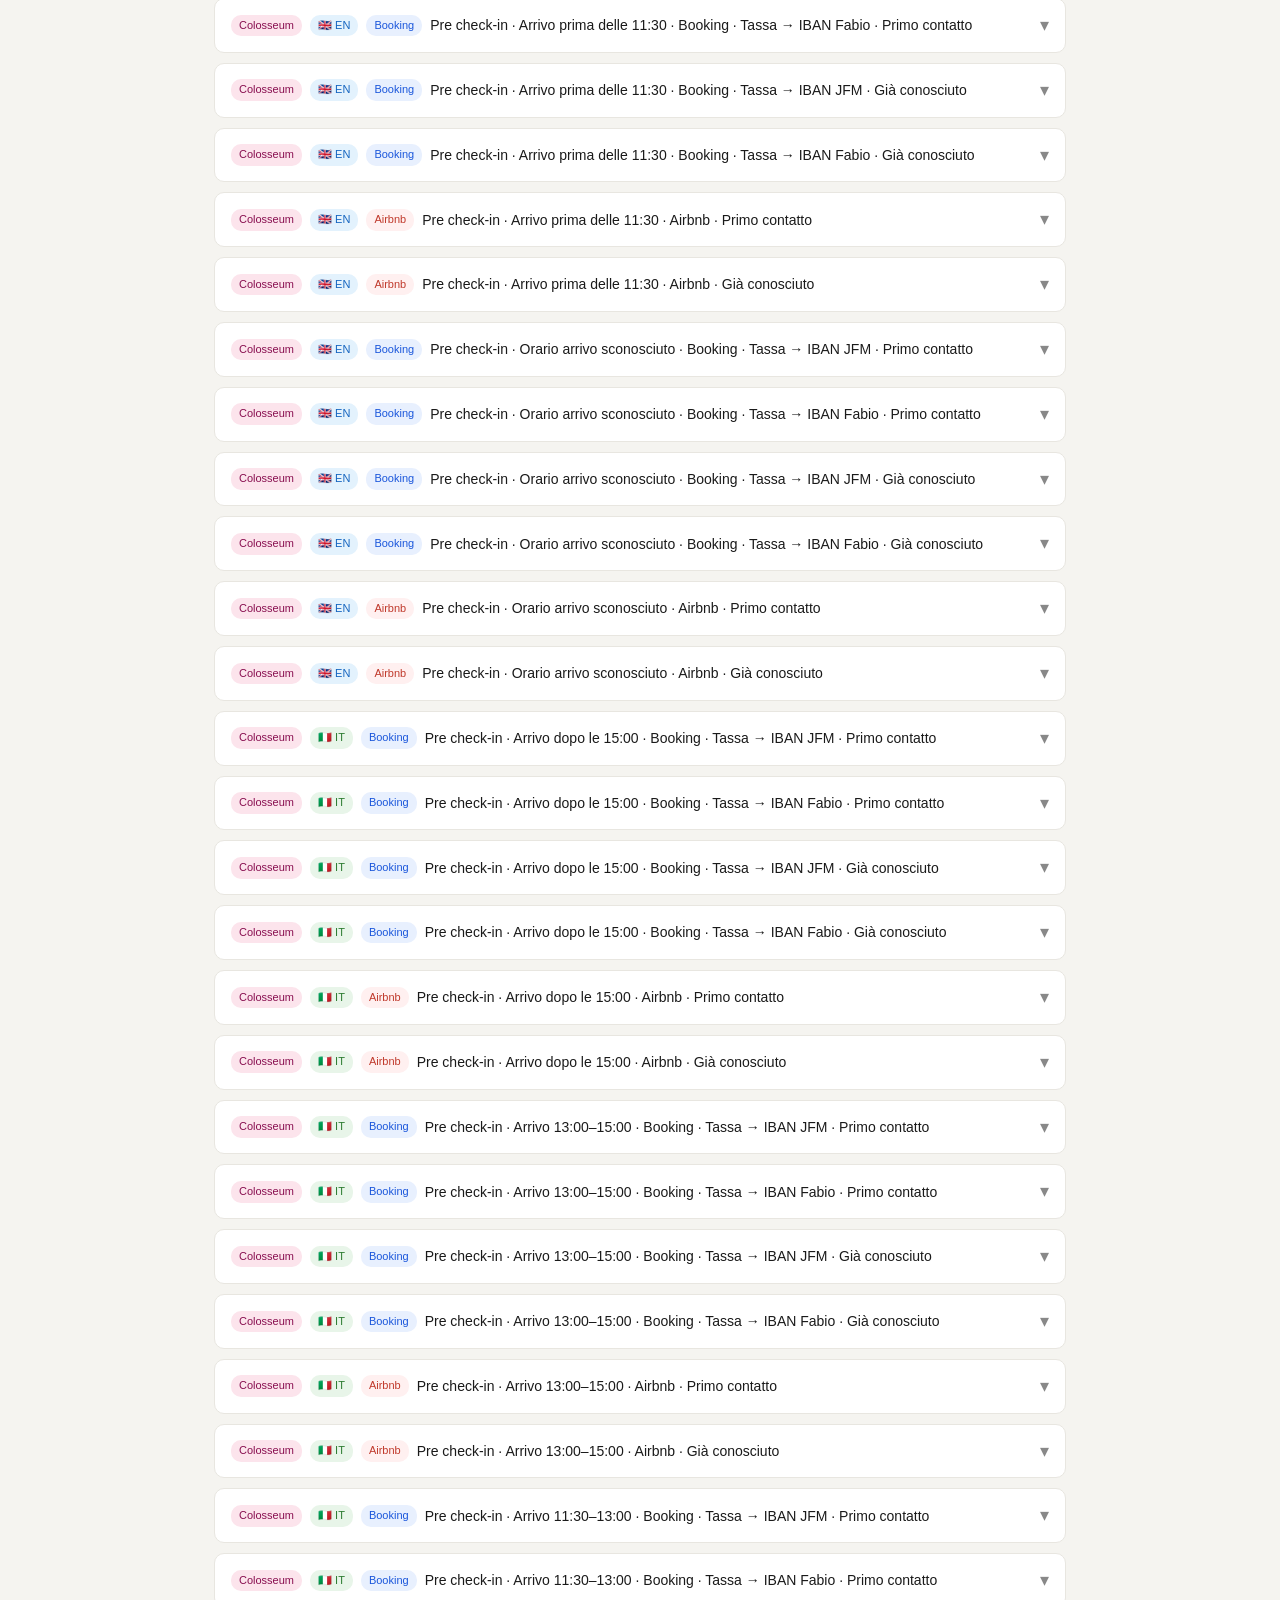
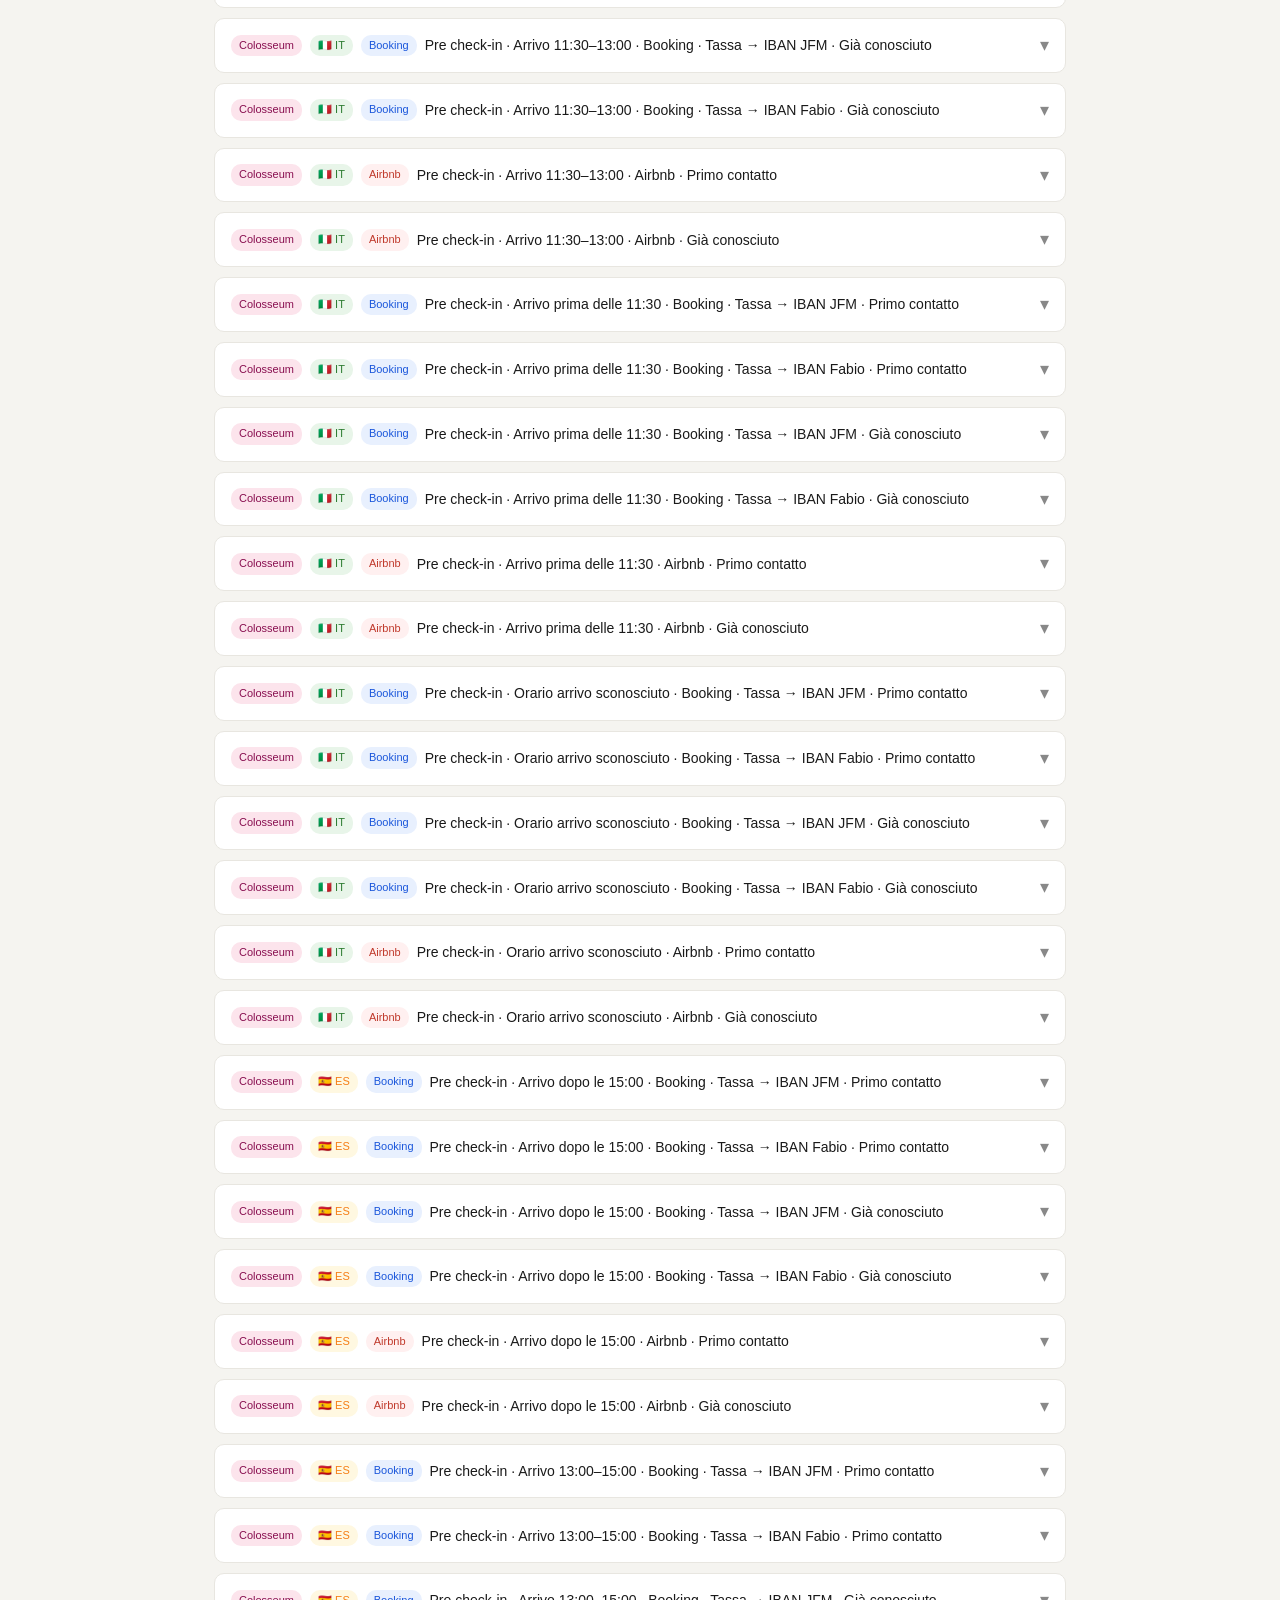
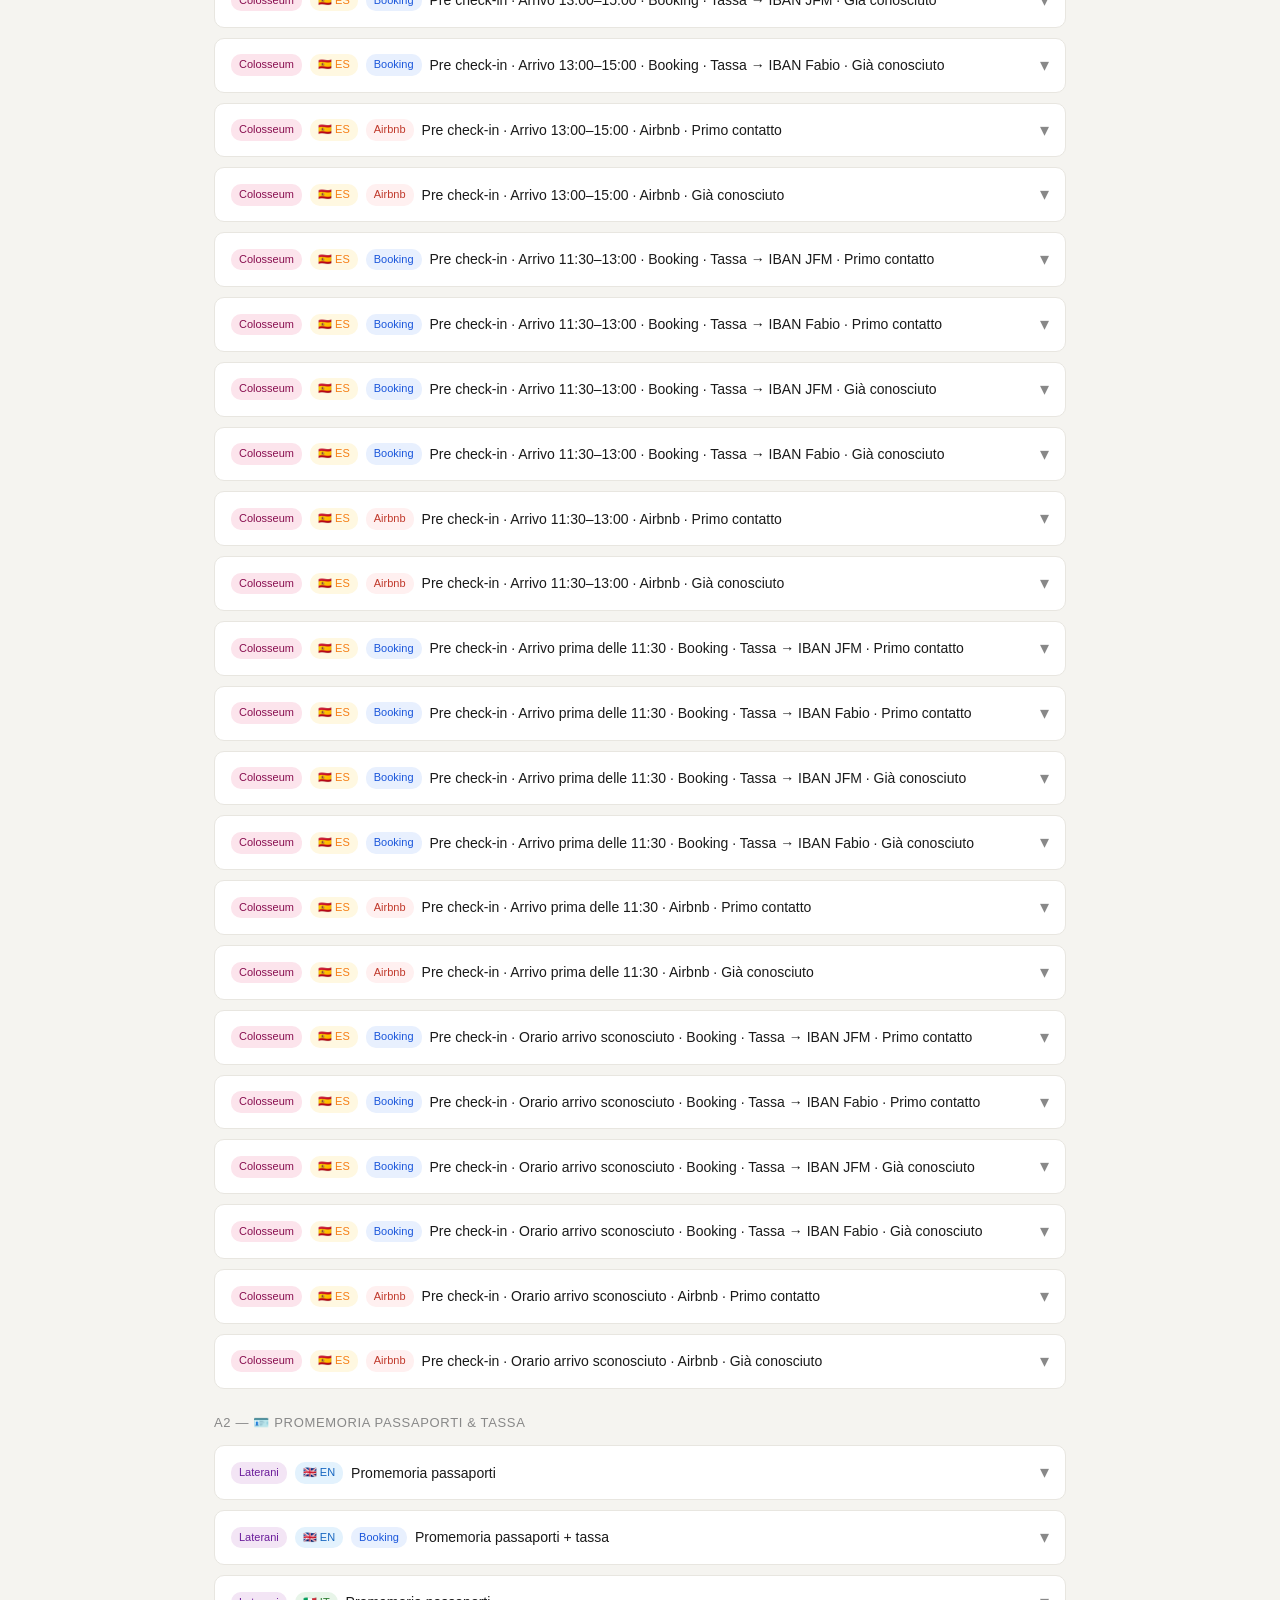
<file: domus_templates.html>
<!DOCTYPE html>
<html lang="it">
<head>
<meta charset="UTF-8">
<meta name="viewport" content="width=device-width, initial-scale=1.0">
<title>JFM Italia — Template Library</title>
<style>
  * { box-sizing: border-box; margin: 0; padding: 0; }
  body { font-family: -apple-system, BlinkMacSystemFont, 'Segoe UI', sans-serif; background: #f5f4f0; color: #1a1a1a; font-size: 15px; line-height: 1.6; }
  header { background: #1a1a1a; color: #fff; padding: 1.2rem 1.5rem; display: flex; align-items: center; gap: 12px; }
  header h1 { font-size: 17px; font-weight: 500; }
  header span { font-size: 13px; color: #888; }
  .filters { background: #fff; border-bottom: 1px solid #e8e6e0; padding: 1rem 1.5rem; display: flex; flex-wrap: wrap; gap: 8px; align-items: center; position: sticky; top: 0; z-index: 100; }
  .filter-group { display: flex; gap: 6px; flex-wrap: wrap; }
  .filter-label { font-size: 12px; color: #888; margin-right: 4px; align-self: center; }
  .pill { padding: 5px 12px; border-radius: 20px; font-size: 13px; border: 1px solid #d8d6d0; background: #fff; cursor: pointer; transition: all 0.15s; white-space: nowrap; }
  .pill:hover { border-color: #888; }
  .pill.active { background: #1a1a1a; color: #fff; border-color: #1a1a1a; }
  .main { padding: 1.5rem; max-width: 900px; margin: 0 auto; }
  .section-title { font-size: 13px; font-weight: 500; color: #888; text-transform: uppercase; letter-spacing: 0.05em; margin: 1.5rem 0 0.75rem; }
  .section-title:first-child { margin-top: 0; }
  .card { background: #fff; border: 1px solid #e8e6e0; border-radius: 10px; margin-bottom: 10px; overflow: hidden; }
  .card-header { padding: 12px 16px; display: flex; justify-content: space-between; align-items: center; cursor: pointer; user-select: none; }
  .card-header:hover { background: #faf9f6; }
  .card-title { font-size: 14px; font-weight: 500; display: flex; align-items: center; gap: 8px; }
  .tag { font-size: 11px; padding: 2px 8px; border-radius: 10px; font-weight: 400; }
  .tag-bkg { background: #e8f0fe; color: #1a56db; }
  .tag-abn { background: #fff0f0; color: #c0392b; }
  .tag-dir { background: #e8f5e9; color: #2e7d32; }
  .tag-it { background: #e8f5e9; color: #2e7d32; }
  .tag-en { background: #e3f2fd; color: #1565c0; }
  .tag-es { background: #fff8e1; color: #f57f17; }
  .tag-lat { background: #f3e5f5; color: #6a1b9a; }
  .tag-col { background: #fce4ec; color: #880e4f; }
  .tag-both { background: #fff3e0; color: #b23c17; }
  .chevron { font-size: 18px; color: #888; transition: transform 0.2s; }
  .chevron.open { transform: rotate(180deg); }
  .card-body { display: none; padding: 0 16px 16px; }
  .card-body.open { display: block; }
  .template-text { background: #faf9f6; border: 1px solid #e8e6e0; border-radius: 8px; padding: 14px; font-size: 13.5px; line-height: 1.75; white-space: pre-wrap; word-break: break-word; max-height: 420px; overflow-y: auto; }
  .copy-btn { margin-top: 10px; padding: 7px 16px; border-radius: 8px; border: 1px solid #d8d6d0; background: #fff; cursor: pointer; font-size: 13px; transition: all 0.15s; display: inline-flex; align-items: center; gap: 6px; }
  .copy-btn:hover { background: #1a1a1a; color: #fff; border-color: #1a1a1a; }
  .copy-btn.copied { background: #2e7d32; color: #fff; border-color: #2e7d32; }
  .vars { margin-top: 10px; font-size: 12px; color: #666; }
  .vars strong { color: #1a1a1a; }
  .empty { text-align: center; padding: 3rem; color: #888; font-size: 14px; }
  .divider { height: 1px; background: #e8e6e0; margin: 6px 0; }
.pinbar{display:flex;align-items:center;gap:8px;flex-wrap:wrap;max-width:1100px;margin:10px auto 0;padding:8px 14px;border-radius:10px;background:#fff3ed;border:1px solid #f3c7b4;font-size:14px}
.pinbar input{width:110px;padding:6px 8px;border:1px solid #ccc;border-radius:8px;font-size:15px}
.pinbar button{padding:6px 12px;border:0;border-radius:8px;background:#E9572A;color:#fff;font-weight:700;cursor:pointer}
</style>
</head>
<body>

<header>
  <div>
    <h1>🏡 JFM Italia — Template Library</h1>
    <span>Domus Colosseum &amp; Laterani · WhatsApp Templates · <b style="color:#bbb">versione 20/10 19:35</b></span>
  </div>
</header>

<div class="filters">
  <span class="filter-label">Casa:</span>
  <div class="filter-group" id="filter-casa">
    <div class="pill active" data-filter="casa" data-val="all">Tutte</div>
    <div class="pill" data-filter="casa" data-val="lat">Laterani</div>
    <div class="pill" data-filter="casa" data-val="col">Colosseum</div>
  </div>
  <div class="divider" style="width:1px;height:24px;margin:0 4px;"></div>
  <span class="filter-label">Lingua:</span>
  <div class="filter-group" id="filter-lingua">
    <div class="pill active" data-filter="lingua" data-val="all">Tutte</div>
    <div class="pill" data-filter="lingua" data-val="it">🇮🇹 IT</div>
    <div class="pill" data-filter="lingua" data-val="en">🇬🇧 EN</div>
    <div class="pill" data-filter="lingua" data-val="es">🇪🇸 ES</div>
  </div>
  <div class="divider" style="width:1px;height:24px;margin:0 4px;"></div>
  <div class="divider" style="width:1px;height:24px;margin:0 4px;"></div>
  <span class="filter-label">Piatt.:</span>
  <div class="filter-group" id="filter-piatt">
    <div class="pill active" data-filter="piatt" data-val="all">Tutte</div>
    <div class="pill" data-filter="piatt" data-val="bkg">Booking</div>
    <div class="pill" data-filter="piatt" data-val="abn">Airbnb</div>
  </div>
  <span class="filter-label">Sezione:</span>
  <div class="filter-group" id="filter-section">
    <div class="pill active" data-filter="section" data-val="all">Tutte</div>
    <div class="pill" data-filter="section" data-val="lodgify">🤖 Hospitable auto</div>
    <div class="pill" data-filter="section" data-val="solleciti">🔔 Solleciti</div>
    <div class="pill" data-filter="section" data-val="precheckin">Pre check-in</div>
    <div class="pill" data-filter="section" data-val="docs_tax">🪪 Documenti & tassa</div>
    <div class="pill" data-filter="section" data-val="guide">📲 Guida ospite</div>
    <div class="pill" data-filter="section" data-val="reminder">Reminder</div>
    <div class="pill" data-filter="section" data-val="inhouse">In-house</div>
    <div class="pill" data-filter="section" data-val="checkout">Pre-checkout</div>
    <div class="pill" data-filter="section" data-val="luggage">Depositi</div>
    <div class="pill" data-filter="section" data-val="tips_restaurants">🍽️ Ristoranti</div>
    <div class="pill" data-filter="section" data-val="tips_itinerary">🗺️ Itinerario</div>
    <div class="pill" data-filter="section" data-val="location">📍 Posizione</div>
    <div class="pill" data-filter="section" data-val="warnings">⚠️ Avvisi</div>
    <div class="pill" data-filter="section" data-val="ncc">🚗 NCC Transfer</div>
    <div class="pill" data-filter="section" data-val="garage">🅿️ Garage</div>
    <div class="pill" data-filter="section" data-val="pdf">📄 Istruzioni PDF</div>
  </div>
</div>

<div class="pinbar" id="pinbar"><span id="pinState">🔒 Codici nascosti</span><input id="pinIn" type="password" inputmode="numeric" autocomplete="off" placeholder="PIN" maxlength="12"><button id="pinBtn" type="button">Mostra codici</button></div>
<div class="main" id="main"></div>

<script>
var IBAN_JFM  = "IT79Z0306905285100000008025";
var BIC_JFM   = "BCITITMMXXX";
var IBAN_FABIO = "IT05N0503403238000000006593";
var BIC_FABIO  = "BAPPIT21N96";
var PP_FABIO   = "https://www.paypal.me/FabioEsposito611";
var WEB = "www.jfmitalia.com";
// GUIDA_LIVE: automatico. Se la libreria è aperta da Cloudflare (jfm-libreria.pages.dev) i link puntano a guida.jfmitalia.com;
// se è aperta dalla vecchia copia GitHub puntano alla guida provvisoria su GitHub.
var GUIDA_LIVE = !/github\.io$/.test(location.hostname);
var GUIDE_URL = GUIDA_LIVE
  ? { lat: "https://guida.jfmitalia.com/laterani/", col: "https://guida.jfmitalia.com/colosseum/" }
  : { lat: "https://fabioesposito611-glitch.github.io/jfm-templates/guide/laterani/", col: "https://fabioesposito611-glitch.github.io/jfm-templates/guide/colosseum/" };

// taxBlock_jfm: tassa intestata a JF Management Srls (Booking)
var taxBlock_jfm = {
  en: `💶 City tax
As required by the Municipality of Rome 🏛️, all visitors must pay the city tourist tax.
It's a mandatory fee and amounts to €5 per person per night.
In your case, the total is €[TOTALE TASSA].

💳 Payment options
💵 Cash (preferred):
Since I won't be present at check-in, you can simply leave the cash on the table inside the apartment 🔐💶.
If it's more convenient, I can also stop by later to collect it when you're not home 😊.

💻 Bank transfer:
Account holder: JF Management Srls
IBAN: ${IBAN_JFM}
BIC/SWIFT: ${BIC_JFM}

👉 Once payment is made, please send me a quick confirmation message 🙏✨.`,

  it: `💶 Tassa di soggiorno
Come richiesto dal Comune di Roma 🏛️, tutti i visitatori sono tenuti a pagare la tassa turistica.
Si tratta di una quota obbligatoria di €5 a persona a notte.
Nel tuo caso, il totale è €[TOTALE TASSA].

💳 Opzioni di pagamento
💵 Contanti (preferibile):
Non essendo presente al check-in, puoi lasciare i contanti sul tavolo in casa 🔐💶.
Se preferisci, posso anche passare a ritirare quando non sei in casa 😊.

💻 Bonifico bancario:
Intestatario: JF Management Srls
IBAN: ${IBAN_JFM}
BIC/SWIFT: ${BIC_JFM}

👉 Una volta effettuato il pagamento, mandami un messaggio di conferma 🙏✨.`,

  es: `💶 Tasa turística municipal
Tal como exige el Ayuntamiento de Roma 🏛️, todos los visitantes deben abonar la tasa turística.
Es una tarifa obligatoria de €5 por persona por noche.
En tu caso, el total es €[TOTAL TASA].

💳 Opciones de pago
💵 Efectivo (preferido):
Como no estaré presente en el check-in, puedes dejar el importe sobre la mesa dentro del apartamento 🔐💶.
Si lo prefieres, puedo pasarlo a recoger más tarde cuando no estés 😊.

💻 Transferencia bancaria:
Titular: JF Management Srls
IBAN: ${IBAN_JFM}
BIC/SWIFT: ${BIC_JFM}

👉 Una vez realizado el pago, envíame un breve mensaje de confirmación 🙏✨.`
};

// taxBlock_fabio: tassa personale di Fabio (pagamento diretto a Fabio)
var taxBlock_fabio = {
  en: `💶 City tax
As required by the Municipality of Rome 🏛️, all visitors must pay the city tourist tax.
It's a mandatory fee and amounts to €5 per person per night.
In your case, the total is €[TOTALE TASSA].

💳 Payment options
💵 Cash (preferred):
Since I won't be present at check-in, you can simply leave the cash on the table inside the apartment 🔐💶.
If it's more convenient, I can also stop by later to collect it when you're not home 😊.

💻 Bank transfer:
Account holder: Fabio Esposito
IBAN: ${IBAN_FABIO}
BIC/SWIFT: ${BIC_FABIO}

🅿️ PayPal:
${PP_FABIO}

👉 Once payment is made, please send me a quick confirmation message 🙏✨.`,

  it: `💶 Tassa di soggiorno
Come richiesto dal Comune di Roma 🏛️, tutti i visitatori sono tenuti a pagare la tassa turistica.
Si tratta di una quota obbligatoria di €5 a persona a notte.
Nel tuo caso, il totale è €[TOTALE TASSA].

💳 Opzioni di pagamento
💵 Contanti (preferibile):
Non essendo presente al check-in, puoi lasciare i contanti sul tavolo in casa 🔐💶.
Se preferisci, posso anche passare a ritirare quando non sei in casa 😊.

💻 Bonifico bancario:
Intestatario: Fabio Esposito
IBAN: ${IBAN_FABIO}
BIC/SWIFT: ${BIC_FABIO}

🅿️ PayPal:
${PP_FABIO}

👉 Una volta effettuato il pagamento, mandami un messaggio di conferma 🙏✨.`,

  es: `💶 Tasa turística municipal
Tal como exige el Ayuntamiento de Roma 🏛️, todos los visitantes deben abonar la tasa turística.
Es una tarifa obligatoria de €5 por persona por noche.
En tu caso, el total es €[TOTAL TASA].

💳 Opciones de pago
💵 Efectivo (preferido):
Como no estaré presente en el check-in, puedes dejar el importe sobre la mesa dentro del apartamento 🔐💶.
Si lo prefieres, puedo pasarlo a recoger más tarde cuando no estés 😊.

💻 Transferencia bancaria:
Titular: Fabio Esposito
IBAN: ${IBAN_FABIO}
BIC/SWIFT: ${BIC_FABIO}

🅿️ PayPal:
${PP_FABIO}

👉 Una vez realizado el pago, envíame un breve mensaje de confirmación 🙏✨.`
};

var docsBlock = {
  en: `🗝️ Check-in & documents
Check-in will be self check-in — I'll send you all the detailed instructions shortly 🏡🔐.
Upon arrival, please send me a photo of the ID documents of all guests (front and back if possible), as required by Italian regulations 🪪📸.
Thank you in advance for your cooperation 🙏😊.`,
  it: `🗝️ Check-in & documenti
Il check-in sarà self check-in — ti invierò a breve tutte le istruzioni dettagliate 🏡🔐.
All'arrivo ti chiedo gentilmente di inviarmi la foto dei documenti d'identità di tutti gli ospiti (fronte e retro se possibile), come richiesto dalla normativa 🪪📸.
Grazie mille in anticipo 🙏😊.`,
  es: `🗝️ Check-in & documentos
El check-in será self check-in — te enviaré todas las instrucciones detalladas en breve 🏡🔐.
A la llegada, te pido amablemente que me envíes una foto de los documentos de identidad de todos los huéspedes (anverso y reverso si es posible), como exige la normativa italiana 🪪📸.
Muchas gracias de antemano 🙏😊.`
};

var recBlock = {
  en: `🌟 Recommendations & experiences
If you'd like, I'll be happy to recommend unique experiences in Rome: private tours, authentic food tastings, guided visits, or local tips to enjoy the city in a special way 🏛️🍷🚶‍♂️✨.`,
  it: `🌟 Consigli & esperienze
Se vuoi, sono felice di consigliarti esperienze speciali a Roma: tour privati, degustazioni autentiche, visite guidate o consigli locali per vivere la città in modo unico 🏛️🍷🍝✨.`,
  es: `🌟 Consejos y experiencias
Si lo deseas, estaré encantado de recomendarte experiencias especiales en Roma: tours privados, degustaciones auténticas, visitas guiadas o planes locales para disfrutar la ciudad de una forma única 🏛️🍷🚶‍♂️✨.`
};

var closingBlock = {
  en: `📩 I'll send you the full self check-in instructions very soon 🗝️😊.
For any questions, needs, or just a tip, feel free to write anytime — I'm always here to help 💬🤍.
I'm really looking forward to welcoming you and making sure you have a wonderful stay in Rome! 🇮🇹✨`,
  it: `📩 Ti invierò a breve tutte le istruzioni di check-in 🗝️😊.
Per qualsiasi domanda, necessità o consiglio al volo, scrivimi in qualsiasi momento — sono sempre disponibile 💬🤍.
Non vedo l'ora di darvi il benvenuto e farvi vivere un bellissimo soggiorno a Roma! 🇮🇹✨`,
  es: `📩 En breve recibirás todas las instrucciones de check-in 🗝️😊.
Para cualquier duda, necesidad o consejo, escríbeme en cualquier momento — estaré encantado de ayudarte 💬🤍.
¡Tengo muchas ganas de darte la bienvenida y hacer que tu estancia en Roma sea inolvidable! 🇮🇹✨`
};

var introNew = {
  en: (name) => `Hi [NOME] 😊✨
I'm Fabio, the host of your apartment here in Rome 🏛️🇮🇹.
I'm writing here so we can stay in touch easily and quickly throughout your stay 📲💬.
It will be a real pleasure to welcome you very soon! 🤲🤍`,
  it: (name) => `Ciao [NOME] 😊✨
Sono Fabio, l'host del tuo appartamento qui a Roma 🏛️🇮🇹.
Ti scrivo qui così possiamo restare facilmente in contatto durante il soggiorno 📲💬.
Sarà un vero piacere accoglierti molto presto! 🤲🤍`,
  es: (name) => `¡Hola [NOME]! 😊✨
Soy Fabio, el anfitrión de tu apartamento aquí en Roma 🏛️🇮🇹.
Te escribo aquí para que podamos comunicarnos de forma fácil y directa durante tu estancia 📲💬.
¡Será un verdadero placer darte la bienvenida muy pronto! 🤲🤍`
};

var introKnown = {
  en: () => `Hi [NOME]! 😊✨
How are you? Everything okay for your arrival?`,
  it: () => `Ciao [NOME]! 😊✨
Come va? Tutto pronto per l'arrivo?`,
  es: () => `¡Hola [NOME]! 😊✨
¿Cómo estás? ¿Todo listo para la llegada?`
};

function buildPreCheckin(lang, casa, arrivo, piatt, known, taxTo) {
  const L = lang;
  const intro = known ? introKnown[L]() : introNew[L]();

  let checkinBlock = "";
  if (L === "en") {
    if (arrivo === "after15") checkinBlock = `🕑 Check-in information
The official check-in time is from 3:00 PM onwards.
Since you'll be arriving around [ORA ARRIVO], that works perfectly for us! 🤩👌
Please let me know when you're on your way and when you arrive 🚖📍, so I can be available if you need anything 😊.
If you need tips on how to reach the apartment, feel free to ask — happy to help 💙🙂.`;
    else if (arrivo === "13to15") checkinBlock = `🕑 Check-in information
The official check-in time is from 3:00 PM onwards.
Since you'll be arriving around [ORA ARRIVO], that's almost perfect! 🤩👌
When you arrive, the cleaning staff may still be inside the apartment 🧹✨.
In that case, you're welcome to leave your luggage inside 🧳 and wait outside for a few minutes while they finish up 😊🙏.
Usually the apartment is ready by around 2:30 PM, so the wait should be very short ⏳😉.
Either way I'll keep you updated, and if they finish earlier I'll let you know straight away!
Please let me know when you're on your way 🚖📍 so I can stay available for anything you need 😊.
If you need tips on how to reach us, just ask 💙🙂.`;
    else if (arrivo === "1130to13") checkinBlock = `🕑 Check-in information
The official check-in time is from 3:00 PM onwards.
Since you'll be arriving around [ORA ARRIVO], you're very welcome to come by to drop off your luggage and pick up the keys 🔑 🧳.
Please note that the cleaning team will still be working inside the apartment 🧹✨ — they'll show you where to leave your bags.
After that, I'd ask you to step outside for a bit so they can finish up, and you'll be able to come back once everything is ready 😊.
Usually the apartment is fully ready by around 2:30 PM 🏡✨.
If it's more practical for you, I can also recommend some luggage storage options near Termini or close to the apartment (San Giovanni) 🧳, so you can explore the city without your bags in the meantime!
Right in front of the building there's a lovely local bar where you can relax with a coffee ☕😊.
I'll keep you updated as things progress — please also keep me posted when you're at the airport or on your way ✈️🚖.`;
    else if (arrivo === "unknown") checkinBlock = `🕑 Check-in information
The official check-in time is from 3:00 PM onwards.
If you're arriving after 3:00 PM, that's perfect — no issues at all! 🤩👌
If you're arriving earlier, no worries: all the usual early arrival procedures apply (you can drop off your luggage and pick up the keys, but the apartment may still be in preparation 🧹✨).
Please note that we cannot accept arrivals before 12:00 PM under any circumstances.

Could you let me know roughly what time you're planning to arrive? 🙏 That way I can prepare everything and stay available for you 😊.`;
    else checkinBlock = `🕑 Check-in information
The official check-in time is from 3:00 PM onwards.
Since the previous guests check out at 10:00 AM, we need some time to clean and prepare the apartment carefully 🧹✨.
For this reason, I'd ask you to arrive no earlier than 11:30–12:00 PM.
You're of course welcome to come by at that time to drop off your luggage and pick up the keys 🔑🧳 — the cleaning team will be inside and will show you where to leave your bags.
After dropping off your bags, I'll ask you to step outside for a bit while they finish up, and I'll let you know as soon as the apartment is fully ready 😊.
Usually everything is done by around 2:30 PM — but if the previous guests leave earlier and cleaning finishes sooner, I'll let you know right away! 🙌
In the meantime, if it helps, I can recommend some luggage storage options near Termini or close to the apartment 🧳.
Right in front of the building there's also a lovely bar for a coffee while you wait ☕😊.
Please keep me posted when you're at the airport and on your way ✈️🚖, so I can be available for anything you need.`;
  } else if (L === "it") {
    if (arrivo === "after15") checkinBlock = `🕑 Informazioni check-in
L'orario ufficiale di check-in è dalle 15:00 in poi.
Visto che arriverai intorno alle [ORA ARRIVO], va benissimo! 🤩👌
Fammi sapere quando sei in viaggio e quando sei nei pressi dell'appartamento 🚖📍, così resto disponibile per qualsiasi necessità 😊.
Se hai bisogno di indicazioni per raggiungere casa, chiedimi pure — sono felice di aiutarti 💙🙂.`;
    else if (arrivo === "13to15") checkinBlock = `🕑 Informazioni check-in
L'orario ufficiale di check-in è dalle 15:00 in poi.
Visto che arriverai intorno alle [ORA ARRIVO], sei quasi in orario perfetto! 🤩👌
Quando arrivi potrebbe esserci ancora lo staff delle pulizie in casa 🧹✨.
In quel caso puoi lasciare tranquillamente le valigie dentro 🧳 e attendere fuori qualche minuto mentre terminano 😊🙏.
Di solito l'appartamento è pronto verso le 14:30, quindi l'attesa sarà davvero breve ⏳😉.
In ogni caso ti aggiorno, e se finissero prima te lo faccio sapere subito!
Fammi sapere quando sei in viaggio 🚖📍 così resto disponibile 😊.
Se hai bisogno di indicazioni per raggiungere casa, chiedimi pure 💙🙂.`;
    else if (arrivo === "1130to13") checkinBlock = `🕑 Informazioni check-in
L'orario ufficiale di check-in è dalle 15:00 in poi.
Visto che arriverai intorno alle [ORA ARRIVO], puoi passare a depositare i bagagli e ritirare le chiavi 🔑🧳 senza problemi.
Tieni presente che lo staff delle pulizie sarà ancora al lavoro in casa 🧹✨ — ti mostreranno dove lasciare le valigie.
Dopodiché ti chiederei di uscire qualche minuto così possono terminare, e poi potrai rientrare quando tutto è pronto 😊.
Di solito l'appartamento è pronto verso le 14:30 🏡✨.
Se può esserti più comodo, posso anche consigliarti qualche deposito bagagli vicino a Termini o all'appartamento (San Giovanni) 🧳, così puoi goderti la città senza portarti le valigie dietro!
Proprio davanti al palazzo c'è anche un bar carino dove rilassarti con un caffè ☕😊.
Tienimi aggiornato quando sei all'aeroporto o in viaggio ✈️🚖.`;
    else if (arrivo === "unknown") checkinBlock = `🕑 Informazioni check-in
L'orario ufficiale di check-in è dalle 15:00 in poi.
Se arrivi dopo le 15:00, va benissimo — nessun problema! 🤩👌
Se invece arrivi prima, nessuna preoccupazione: valgono tutte le solite procedure per l'arrivo anticipato (puoi depositare i bagagli e ritirare le chiavi, ma l'appartamento potrebbe essere ancora in preparazione 🧹✨).
Ti chiedo solo di non arrivare mai prima delle 12:00, in nessun caso.

Potresti dirmi indicativamente a che ora pensi di arrivare? 🙏 Così posso organizzarmi e restare disponibile per te 😊.`;
    else checkinBlock = `🕑 Informazioni check-in
L'orario ufficiale di check-in è dalle 15:00 in poi.
Poiché gli ospiti precedenti effettuano il checkout alle 10:00, abbiamo bisogno di tempo per pulire e preparare l'appartamento con cura 🧹✨.
Per questo motivo ti chiedo di non arrivare prima delle 11:30–12:00.
Puoi comunque venire in quell'orario a depositare i bagagli e ritirare le chiavi 🔑🧳 — lo staff sarà dentro e ti mostrerà dove lasciarli.
Dopo aver lasciato i bagagli, ti chiederò di uscire qualche minuto così possono finire, e ti farò sapere non appena l'appartamento è pronto 😊.
Di solito tutto è sistemato verso le 14:30 — ma se gli ospiti precedenti escono prima e le pulizie finiscono prima, te lo faccio sapere subito! 🙌
Nel frattempo, se può esserti utile, posso consigliarti depositi bagagli vicino a Termini o all'appartamento 🧳.
Proprio davanti al palazzo c'è anche un bar dove aspettare con un caffè ☕😊.
Tienimi aggiornato quando sei all'aeroporto e in viaggio ✈️🚖.`;
  } else {
    if (arrivo === "after15") checkinBlock = `🕑 Información de check-in
El horario oficial de check-in es a partir de las 15:00.
Como llegarás alrededor de las [HORA DE LLEGADA], ¡nos viene perfecto! 🤩👌
Avísame cuando estés de camino y cuando llegues al apartamento 🚖📍, así estaré disponible para cualquier cosa 😊.
Si necesitas indicaciones para llegar, no dudes en preguntarme — estaré encantado de ayudarte 💙🙂.`;
    else if (arrivo === "13to15") checkinBlock = `🕑 Información de check-in
El horario oficial de check-in es a partir de las 15:00.
Como llegarás alrededor de las [HORA DE LLEGADA], ¡casi perfecto! 🤩👌
Cuando llegues, es posible que el equipo de limpieza aún esté en el apartamento 🧹✨.
En ese caso puedes dejar las maletas dentro 🧳 y esperar fuera unos minutos mientras terminan 😊🙏.
Normalmente el apartamento está listo hacia las 14:30, así que la espera será muy breve ⏳😉.
De todas formas te mantendré informado, y si terminan antes te aviso enseguida.
Avísame cuando estés de camino 🚖📍 para estar disponible 😊.
Si necesitas indicaciones para llegar, pregúntame 💙🙂.`;
    else if (arrivo === "1130to13") checkinBlock = `🕑 Información de check-in
El horario oficial de check-in es a partir de las 15:00.
Como llegarás alrededor de las [HORA DE LLEGADA], puedes pasar a dejar el equipaje y recoger las llaves 🔑🧳 sin problema.
Ten en cuenta que el equipo de limpieza seguirá trabajando dentro 🧹✨ — te indicarán dónde dejar las maletas.
Después te pediría que salieras un momento para que puedan terminar, y podrás volver cuando todo esté listo 😊.
Normalmente el apartamento está listo hacia las 14:30 🏡✨.
Si te resulta más cómodo, también puedo recomendarte algunas consignas de equipaje cerca de Termini o del apartamento 🧳.
Justo enfrente del edificio hay un bar agradable donde puedes tomar un café mientras esperas ☕😊.
Avísame cuando estés en el aeropuerto o de camino ✈️🚖.`;
    else if (arrivo === "unknown") checkinBlock = `🕑 Información de check-in
El horario oficial de check-in es a partir de las 15:00.
Si llegas después de las 15:00, ¡perfecto, sin problema alguno! 🤩👌
Si llegas antes, no te preocupes: aplican todos los procedimientos habituales de llegada anticipada (puedes dejar el equipaje y recoger las llaves, pero el apartamento puede estar aún en preparación 🧹✨).
En ningún caso podemos aceptar llegadas antes de las 12:00.

¿Podrías decirme aproximadamente a qué hora piensas llegar? 🙏 Así me organizo y me quedo disponible para ti 😊.`;
    else checkinBlock = `🕑 Información de check-in
El horario oficial de check-in es a partir de las 15:00.
Como los huéspedes anteriores hacen el checkout a las 10:00, necesitamos tiempo para limpiar y preparar el apartamento 🧹✨.
Por eso te pido que no llegues antes de las 11:30–12:00.
Puedes venir a esa hora a dejar el equipaje y recoger las llaves 🔑🧳 — el equipo estará dentro y te indicará dónde dejar las maletas.
Tras dejar el equipaje, te pediría que salieras un momento para que puedan terminar, y te avisaré en cuanto el apartamento esté listo 😊.
Normalmente todo está preparado hacia las 14:30 — pero si los huéspedes anteriores salen antes y la limpieza termina antes, ¡te aviso de inmediato! 🙌
Mientras tanto, si te es útil, puedo recomendarte consignas de equipaje cerca de Termini o del apartamento 🧳.
Justo enfrente hay un bar para tomar un café mientras esperas ☕😊.
Avísame cuando estés en el aeropuerto o de camino ✈️🚖.`;
  }

  const taxSection = piatt === "bkg" ? "\n\n" + (taxTo === "fabio" ? taxBlock_fabio[L] : taxBlock_jfm[L]) : "";
  const recsSection = "\n\n" + recBlock[L];
  const closing = "\n\n" + closingBlock[L];
  const docs = "\n\n" + docsBlock[L];

  return `${intro}\n\n${checkinBlock}${docs}${taxSection}${recsSection}${closing}`;
}

var reviewBlock = {
  bkg: {
    en: `⭐ One small favour
If you enjoyed your stay and found the apartment comfortable, clean, and our tips helpful 🗺️, I'd be truly grateful if you could leave us a review on Booking with a score of 10 ⭐.
It only takes a few minutes ⏳, but it means the world to us — it helps us grow and keep welcoming guests in the best way possible 🌟.
We're also just one step away from achieving Superhost status, so your support would be incredibly important! 🙏`,
    it: `⭐ Un piccolo favore
Se ti sei trovato bene e hai trovato l'appartamento confortevole, pulito e i nostri consigli utili 🗺️, mi farebbe davvero piacere se potessi lasciarci una recensione da 10⭐ su Booking.
Richiede solo pochi minuti ⏳, ma per noi significa moltissimo — ci aiuta a crescere e continuare ad accogliere ospiti nel miglior modo possibile 🌟.
Siamo anche ad un passo dallo status Superhost, quindi il tuo supporto sarebbe incredibilmente importante! 🙏`,
    es: `⭐ Un pequeño favor
Si disfrutaste tu estancia y encontraste el apartamento cómodo, limpio y nuestros consejos útiles 🗺️, te estaría muy agradecido si pudieras dejarnos una reseña de 10⭐ en Booking.
Solo lleva unos minutos ⏳, pero para nosotros significa muchísimo — nos ayuda a crecer y seguir recibiendo a futuros huéspedes de la mejor manera posible 🌟.
¡Estamos a un paso del estatus Superanfitrión, así que tu apoyo sería increíblemente importante! 🙏`
  },
  abn: {
    en: `⭐ One small favour
If you enjoyed your stay and found the apartment comfortable and clean 🗺️, I'd be truly grateful if you could leave us a 5⭐ review on Airbnb.
It only takes a few minutes ⏳, but it means the world to us — it helps us grow and keep welcoming guests in the best way 🌟.
We're also just one step away from Superhost status, so your support would be incredibly important! 🙏`,
    it: `⭐ Un piccolo favore
Se ti sei trovato bene e hai trovato l'appartamento confortevole e pulito, mi farebbe davvero piacere se potessi lasciarci una recensione da 5⭐ su Airbnb.
Richiede solo pochi minuti ⏳, ma per noi significa moltissimo 🌟.
Siamo anche ad un passo dallo status Superhost! 🙏`,
    es: `⭐ Un pequeño favor
Si disfrutaste tu estancia y encontraste el apartamento cómodo y limpio, te estaría muy agradecido si pudieras dejarnos una reseña de 5⭐ en Airbnb.
Solo lleva unos minutos ⏳, pero para nosotros significa muchísimo 🌟.
¡Estamos a un paso del estatus Superanfitrión! 🙏`
  }
};

var checkoutClosing = {
  en: `It's truly been a pleasure hosting you! I really hope you felt comfortable and enjoyed some wonderful moments here in Rome ❤️🇮🇹.
You'll always be more than welcome whenever you decide to come back 🤗.

Next time you're in Rome, feel free to contact me directly — we're also adding new apartments 🏠✨.

You can also follow us on our website:
🌐 ${WEB}

Thank you so much for everything! 🙏💫`,
  it: `È stato davvero un grande piacere ospitarvi! Spero che abbiate trovato l'appartamento confortevole e che abbiate trascorso bei momenti a Roma ❤️🇮🇹.
Sarete sempre i benvenuti ogni volta che tornerete 🤗.

La prossima volta che sarai a Roma, contattami direttamente — stiamo anche aggiungendo nuovi appartamenti 🏠✨.

Seguici anche sul nostro sito:
🌐 ${WEB}

Grazie di cuore per tutto! 🙏💫`,
  es: `¡Ha sido un verdadero placer teneros aquí! Espero que os hayáis sentido cómodos y que hayáis disfrutado de momentos maravillosos en Roma ❤️🇮🇹.
Siempre seréis bienvenidos cuando decidáis volver 🤗.

La próxima vez que estéis en Roma, no dudéis en contactarme directamente — también estamos añadiendo nuevos apartamentos 🏠✨.

Seguidnos en nuestra web:
🌐 ${WEB}

¡Muchas gracias por todo! 🙏💫`
};

function buildCheckout(lang, piatt, tipo, withTax) {
  const L = lang;
  let intro = "";
  if (L === "en") intro = `Hi [NOME]! 👋🏻\nI hope you're enjoying your stay in Rome 😊\nUnluckily, tonight is your last night in our home 🏠`;
  else if (L === "it") intro = `Buonasera [NOME]! 👋🏻\nSpero che stiate godendo al massimo della città! 😊\nPurtroppo questa è la vostra ultima notte nel nostro appartamento 🏠`;
  else intro = `¡Buenas noches [NOMBRE]! 👋🏻\nEspero que estéis disfrutando al máximo de la ciudad 😊\nPor desgracia, esta es vuestra última noche en nuestro apartamento 🏠`;

  let taxReminder = "";
  if (withTax) {
    if (L === "en") taxReminder = `\n💰 As agreed, tomorrow please leave the city tax (€[IMPORTO TASSA]) on the table before you check out. If you don't have exact change, no worries — just round it to the nearest convenient amount 😊.`;
    else if (L === "it") taxReminder = `\n💰 Come concordato, domani ti chiedo di lasciare la tassa di soggiorno (€[IMPORTO TASSA]) sul tavolo prima del checkout. Se non hai il resto esatto, non preoccuparti — arrotonda pure 😊.`;
    else taxReminder = `\n💰 Como acordamos, mañana por favor deja la tasa turística (€[IMPORTE TASA]) sobre la mesa antes del check-out. Si no tienes el cambio exacto, no te preocupes — redondea al importe más cómodo 😊.`;
  }

  let checkoutInfo = "";
  if (tipo === "standard") {
    if (L === "en") checkoutInfo = `\n🕙 Check-out is by 10:00 AM.\n\n📝 Check-out procedure:\n1️⃣ Leave the keys 🔑 on the table.\n${withTax ? "2️⃣ Leave the city tax cash 💶 on the table.\n3️⃣ Take a photo 📸 of the keys" + (withTax ? " and the cash" : "") + " and send it to me.\n4️⃣ Close the door 🚪." : "2️⃣ Take a photo 📸 of the keys and send it to me.\n3️⃣ Close the door 🚪."}\n\n👉 The cleaning team will arrive shortly after. If you're still inside, they'll simply knock 😉.`;
    else if (L === "it") checkoutInfo = `\n🕙 Il checkout è entro le 10:00.\n\n📝 Procedura check-out:\n1️⃣ Lascia le chiavi 🔑 sul tavolo.\n${withTax ? "2️⃣ Lascia la tassa di soggiorno 💶 sul tavolo.\n3️⃣ Fai una foto 📸 alle chiavi e ai contanti e mandamela.\n4️⃣ Chiudi la porta 🚪." : "2️⃣ Fai una foto 📸 alle chiavi e mandamela.\n3️⃣ Chiudi la porta 🚪."}\n\n👉 Il team delle pulizie arriverà poco dopo. Se sei ancora dentro, busseranno 😉.`;
    else checkoutInfo = `\n🕙 El check-out es antes de las 10:00.\n\n📝 Procedimiento de check-out:\n1️⃣ Deja las llaves 🔑 sobre la mesa.\n${withTax ? "2️⃣ Deja la tasa turística 💶 sobre la mesa.\n3️⃣ Hazte una foto 📸 de las llaves y el dinero y envíamela.\n4️⃣ Cierra la puerta 🚪." : "2️⃣ Hazte una foto 📸 de las llaves y envíamela.\n3️⃣ Cierra la puerta 🚪."}\n\n👉 El equipo de limpieza llegará poco después. Si aún estás dentro, simplemente llamarán a la puerta 😉.`;
  } else if (tipo === "bags13") {
    if (L === "en") checkoutInfo = `\n🕙 Check-out is by 10:00 AM — however, as agreed, you're welcome to leave your luggage until [ORARIO].\nI've confirmed with the cleaning team that they'll arrive at [ORARIO], so you're welcome to stay until then if you prefer 😊.\nAfter [ORARIO], please drop your bags at a nearby luggage storage.\n\n📝 Check-out procedure:\n1️⃣ At 10:00 AM please vacate the apartment so the cleaning team can start.\n2️⃣ By [ORARIO] (no later — new guests arrive right after 🏃), collect your keys 🔑 and hand them to the cleaning team who will be waiting for you.\n3️⃣ If you can, take a photo 📸 of the keys at handover and send it to me.\n\n👉 The cleaning team will be there, so don't worry — they'll wait for you 😊.`;
    else if (L === "it") checkoutInfo = `\n🕙 Il checkout è entro le 10:00 — come da accordi, puoi però lasciare i bagagli fino alle [ORARIO].\nHo confermato con il team delle pulizie che arriveranno alle [ORARIO], quindi puoi fermarti fino ad allora se preferisci 😊.\nDopo le [ORARIO] ti chiedo di portare i bagagli a un deposito nelle vicinanze.\n\n📝 Procedura check-out:\n1️⃣ Alle 10:00 lascia libero l'appartamento così i ragazzi delle pulizie possono iniziare.\n2️⃣ Entro le [ORARIO] (non oltre — abbiamo nuovi ospiti in arrivo subito dopo 🏃), riporta le chiavi 🔑 e consegnale ai ragazzi delle pulizie che ti aspetteranno.\n3️⃣ Se riesci, fai una foto 📸 delle chiavi alla consegna e inviamela.\n\n👉 Il team sarà lì ad aspettarti, quindi non preoccuparti 😊.`;
    else checkoutInfo = `\n🕙 El check-out es antes de las 10:00 — sin embargo, como acordamos, puedes dejar el equipaje hasta las [ORARIO].\nHe confirmado con el equipo de limpieza que llegarán a las [ORARIO], así que puedes quedarte hasta entonces si prefieres 😊.\nDespués de las [ORARIO], te pido que lleves el equipaje a una consigna cercana.\n\n📝 Procedimiento de check-out:\n1️⃣ A las 10:00 deja el apartamento libre para que el equipo de limpieza pueda empezar.\n2️⃣ Antes de las [ORARIO] (no más tarde — llegan nuevos huéspedes justo después 🏃), recoge las llaves 🔑 y entrégaselas al equipo de limpieza que te estará esperando.\n3️⃣ Si puedes, hazte una foto 📸 de las llaves al entregarlas y envíamela.\n\n👉 El equipo estará allí esperándote, no te preocupes 😊.`;
  } else {
    if (L === "en") checkoutInfo = `\n🕙 As agreed, you can stay until [ORARIO] before checking out.\nPlease vacate the apartment by [ORARIO] at the latest, as new guests will be arriving shortly after.\n\n📝 Check-out procedure:\n1️⃣ Leave the keys 🔑 on the table.\n${withTax ? "2️⃣ Leave the city tax cash 💶 on the table.\n3️⃣ Take a photo 📸 of the keys" + (withTax ? " and the cash" : "") + " and send it to me.\n4️⃣ Close the door 🚪." : "2️⃣ Take a photo 📸 of the keys and send it to me.\n3️⃣ Close the door 🚪."}\n\n👉 The cleaning team will arrive shortly after 😊.`;
    else if (L === "it") checkoutInfo = `\n🕙 Come da accordi, puoi fermarti fino alle [ORARIO].\nTi chiedo di lasciare l'appartamento entro le [ORARIO] al massimo, poiché i nuovi ospiti arriveranno poco dopo.\n\n📝 Procedura check-out:\n1️⃣ Lascia le chiavi 🔑 sul tavolo.\n${withTax ? "2️⃣ Lascia la tassa di soggiorno 💶 sul tavolo.\n3️⃣ Fai una foto 📸 alle chiavi e ai contanti e mandamela.\n4️⃣ Chiudi la porta 🚪." : "2️⃣ Fai una foto 📸 alle chiavi e mandamela.\n3️⃣ Chiudi la porta 🚪."}\n\n👉 Il team delle pulizie arriverà poco dopo 😊.`;
    else checkoutInfo = `\n🕙 Como acordamos, podéis quedaros hasta las [ORARIO].\nOs pido que dejéis el apartamento antes de las [ORARIO], ya que los nuevos huéspedes llegarán poco después.\n\n📝 Procedimiento de check-out:\n1️⃣ Deja las llaves 🔑 sobre la mesa.\n${withTax ? "2️⃣ Deja la tasa turística 💶 sobre la mesa.\n3️⃣ Hazte una foto 📸 de las llaves y el dinero y envíamela.\n4️⃣ Cierra la puerta 🚪." : "2️⃣ Hazte una foto 📸 de las llaves y envíamela.\n3️⃣ Cierra la puerta 🚪."}\n\n👉 El equipo de limpieza llegará poco después 😊.`;
  }

  return `${intro}${taxReminder}${checkoutInfo}\n\n${reviewBlock[piatt][L]}\n\n${checkoutClosing[L]}`;
}

var reminderText = {
  en: `Hi [NOME]! 😊
Just wanted to reach out ahead of tomorrow — can't believe check-in day is almost here! 🎉🏡
I'll be sending you the self check-in instructions shortly, so keep an eye out for my message 🗝️📲.
As a reminder — please remember to send me the photos of all guests' ID documents upon arrival 🪪📸, as required by local regulations.
[SE BOOKING: Also, a quick reminder about the city tax — just to confirm how we're organising it 😊]
Feel free to write anytime if you have questions or need anything before you arrive — I'm here! 💬
Looking forward to welcoming you tomorrow 🇮🇹✨`,
  it: `Ciao [NOME]! 😊
Volevo farti un saluto prima di domani — non ci credo che il giorno del check-in è quasi arrivato! 🎉🏡
Ti invierò a breve le istruzioni per il self check-in, tieniti pronto per il mio messaggio 🗝️📲.
Ricorda che all'arrivo ti chiedo di inviarmi le foto dei documenti d'identità di tutti gli ospiti 🪪📸, come richiesto dalla normativa.
[SE BOOKING: Anche un reminder sulla tassa di soggiorno — solo per confermare come ci organizziamo 😊]
Scrivimi pure per qualsiasi cosa prima dell'arrivo — sono qui! 💬
Non vedo l'ora di accoglierti domani 🇮🇹✨`,
  es: `¡Hola [NOMBRE]! 😊
Quería saludarte antes de mañana — ¡no me puedo creer que el día del check-in esté casi aquí! 🎉🏡
En breve te enviaré las instrucciones de self check-in, así que estate pendiente de mi mensaje 🗝️📲.
Recuerda que a la llegada te pediré fotos de los documentos de identidad de todos los huéspedes 🪪📸, como exige la normativa.
[SI BOOKING: También un recordatorio sobre la tasa turística — solo para confirmar cómo nos organizamos 😊]
Escríbeme cuando quieras si tienes dudas o necesitas algo antes de llegar — ¡aquí estoy! 💬
¡Tengo muchas ganas de darte la bienvenida mañana! 🇮🇹✨`
};

var inhouseText = {
  lat: {
    en: `Hi [NOME]! 😊 Welcome to Rome and to your home for the next few days! 🏡✨

📶 Wi-Fi
Network: Domus Laterani Wifi
Password: Domuslaterani24!

🏠 Where to find things
☕ Breakfast: coffee, something for breakfast, water and juice in the fridge — it's all for you!
📡 Wi-Fi router: on the small cabinet next to the dining table. If internet stops working, switch it off, wait 10 seconds and switch it back on
🧺 Washing machine: on the terrace, with detergent, softener and drying rack
🍽️ Dishwasher: in the kitchen, detergent in the cupboard under the sink
👔 Iron and ironing board: in the hallway closet (with extra paper rolls and cleaning products)
💨 Hairdryer: in the bathroom with the bathtub, drawer under the sink
🛏️ Extra blankets: in the wardrobes
🗑️ Rubbish: bins in the kitchen next to the fridge. You can leave it in the apartment when you leave, our team will take care of it
⚡ Fuse box: next to the front door. If the power goes off, find the switch that's down and flip it back up
🛒 Supermarket Il Castoro: right across the street, open daily 8am–9pm

📲 Photos of everything, restaurants and tips are in your guide:
${GUIDE_URL.lat}?b=[NUMERO PRENOTAZIONE]#casa

🛎️ A few important things (also in your guide, in the red box "Read this first")
1️⃣ Elevator 🔒 Always make sure the doors are properly closed and the red light on the keypad turns off before you leave.
2️⃣ Small keys 🔑 They're delicate: use them gently and hold the door with one hand while unlocking.
3️⃣ Hot water 🚿 Don't worry, there's always hot water! 😊 The apartment is big, so it has a long way to travel through the pipes: when you haven't used it for a few hours, and especially now that it's cold, just let it run, even for 10 minutes, until the pipes warm up — then it stays hot. Please leave the boiler knobs in the position shown in the guide.
5️⃣ Large bathroom flush 🚽 it's just slow to refill, but it works — nothing is broken 😉 Give it a few minutes, or use the other bathroom in the meantime.
4️⃣ Apartment doors 🚪 Every time you come in or go out, check the door is really closed: with the draught in the stairwell it can bounce back and stay open, and anyone passing could walk in (it has happened several times 😬). Pull until you hear the click and give it a little push. Don't lock it from the inside.

[SE NON HANNO ANCORA MANDATO DOCUMENTI: 🪪 Documents — I need them straight away, please: a photo of the passport or ID card of every guest. By law I only have 24 hours from your arrival to register you with the police 🙏]
[SE BOOKING E NON HANNO PAGATO TASSA: 💶 City tax — it isn't included in your booking: just message me when it suits you and we'll agree on how to pay it 😊]

For anything, I'm here! 😎
Enjoy Rome! 🇮🇹✨`,
    it: `Ciao [NOME]! 😊 Benvenuti a Roma e nella vostra casa per i prossimi giorni! 🏡✨

📶 Wi-Fi
Rete: Domus Laterani Wifi
Password: Domuslaterani24!

🏠 Dove trovate le cose
☕ Colazione: caffè, qualcosa per la colazione, acqua e succo in frigo — è tutto per voi!
📡 Modem Wi-Fi: sul mobiletto accanto al tavolo da pranzo. Se internet non va, spegnetelo, aspettate 10 secondi e riaccendetelo
🧺 Lavatrice: in terrazza, con detersivo, ammorbidente e stendino
🍽️ Lavastoviglie: in cucina, il detersivo è nel mobile sotto il lavello
👔 Ferro e asse da stiro: nell'armadio del corridoio (insieme a rotoli di carta in più e prodotti per le pulizie)
💨 Phon: nel bagno con la vasca, nel cassetto sotto il lavandino
🛏️ Coperte in più: negli armadi
🗑️ Spazzatura: i cestini sono in cucina accanto al frigo. Quando partite potete lasciarla in casa, ci pensa il nostro team
⚡ Quadro elettrico: accanto alla porta d'ingresso. Se va via la corrente, cercate la levetta abbassata e rialzatela
🛒 Supermercato Il Castoro: proprio di fronte al palazzo, aperto tutti i giorni 8–21

📲 Le foto di tutto, i ristoranti e i consigli sono nella vostra guida:
${GUIDE_URL.lat}?b=[NUMERO PRENOTAZIONE]#casa

🛎️ Cose importanti (le trovate anche nella guida, nel riquadro rosso "Da leggere subito")
1️⃣ Ascensore 🔒 Assicuratevi sempre che le porte siano ben chiuse e che la luce rossa sul tastierino si spenga prima di allontanarvi.
2️⃣ Chiavi piccole 🔑 Sono delicate: usatele con gentilezza e tenete la porta con una mano mentre aprite.
3️⃣ Acqua calda 🚿 Non preoccupatevi, l'acqua calda c'è sempre! 😊 La casa è grande e deve fare parecchia strada nelle tubature: quando non la usate da qualche ora, e soprattutto adesso che fa freddo, lasciatela scorrere anche 10 minuti, finché i tubi non si scaldano — poi resta calda. Le manopole della caldaia vanno lasciate nella posizione indicata nella guida.
5️⃣ Scarico del bagno grande 🚽 è solo lento a ricaricarsi, ma funziona — non c'è niente di rotto 😉 Aspettate qualche minuto, o nel frattempo usate l'altro bagno.
4️⃣ Porte di casa 🚪 Ogni volta che entrate o uscite controllate che la porta sia chiusa davvero: con la corrente d'aria delle scale può rimbalzare e restare aperta, e chiunque passi potrebbe entrare (è già successo diverse volte 😬). Tiratela finché non sentite lo scatto e date una piccola spinta. Non chiudetela a chiave dall'interno.

[SE NON HANNO ANCORA MANDATO DOCUMENTI: 🪪 Documenti — mi servono subito, per favore: la foto del passaporto o della carta d'identità di tutti gli ospiti. Per legge ho solo 24 ore dal vostro arrivo per registrarvi in Questura 🙏]
[SE BOOKING E NON HANNO PAGATO TASSA: 💶 Tassa di soggiorno — non è inclusa nella prenotazione: scrivetemi quando vi è comodo e ci accordiamo su come pagarla 😊]

Per qualsiasi cosa sono qui! 😎
Godetevi Roma! 🇮🇹✨`,
    es: `¡Hola [NOMBRE]! 😊 ¡Bienvenidos a Roma y a vuestra casa para los próximos días! 🏡✨

📶 Wi-Fi
Red: Domus Laterani Wifi
Contraseña: Domuslaterani24!

🏠 Dónde está cada cosa
☕ Desayuno: café, algo para desayunar, agua y zumo en la nevera — ¡es todo para vosotros!
📡 Router wifi: en el mueble pequeño junto a la mesa del comedor. Si internet no va, apagadlo, esperad 10 segundos y volved a encenderlo
🧺 Lavadora: en la terraza, con detergente, suavizante y tendedero
🍽️ Lavavajillas: en la cocina, el detergente está en el mueble bajo el fregadero
👔 Plancha y tabla: en el armario del pasillo (junto con rollos de papel de repuesto y productos de limpieza)
💨 Secador: en el baño con bañera, en el cajón bajo el lavabo
🛏️ Mantas de más: en los armarios
🗑️ Basura: las papeleras están en la cocina junto a la nevera. Al iros podéis dejarla en casa, se encarga nuestro equipo
⚡ Cuadro eléctrico: junto a la puerta de entrada. Si se va la luz, buscad la palanca bajada y volved a subirla
🛒 Supermercado Il Castoro: justo enfrente del edificio, abierto todos los días 8–21

📲 Las fotos de todo, los restaurantes y los consejos están en vuestra guía:
${GUIDE_URL.lat}?b=[NUMERO PRENOTAZIONE]#casa

🛎️ Cosas importantes (también en vuestra guía, en el recuadro rojo "Leed esto primero")
1️⃣ Ascensor 🔒 Aseguraos siempre de que las puertas estén bien cerradas y de que la luz roja del panel se apague antes de iros.
2️⃣ Llaves pequeñas 🔑 Son delicadas: usadlas con suavidad y sujetad la puerta con una mano mientras abrís.
3️⃣ Agua caliente 🚿 ¡No os preocupéis, agua caliente hay siempre! 😊 La casa es grande y tiene que recorrer mucho camino por las tuberías: cuando no la uséis durante unas horas, y sobre todo ahora que hace frío, dejadla correr incluso 10 minutos, hasta que se calienten las tuberías — luego se mantiene caliente. Las ruedas de la caldera deben quedarse en la posición indicada en la guía.
5️⃣ Cisterna del baño grande 🚽 solo tarda en recargarse, pero funciona — no hay nada roto 😉 Esperad unos minutos o, mientras tanto, usad el otro baño.
4️⃣ Puertas de casa 🚪 Cada vez que entréis o salgáis, comprobad que la puerta esté bien cerrada: con la corriente de la escalera puede rebotar y quedarse abierta, y cualquiera que pase podría entrar (ya ha pasado varias veces 😬). Tirad hasta oír el clic y dadle un pequeño empujón. No la cerréis con llave desde dentro.

[SI AÚN NO HAN ENVIADO DOCUMENTOS: 🪪 Documentos — los necesito enseguida, por favor: la foto del pasaporte o del DNI de todos los huéspedes. Por ley solo tengo 24 horas desde vuestra llegada para registraros en la policía 🙏]
[SI BOOKING Y NO HAN PAGADO TASA: 💶 Tasa turística — no está incluida en la reserva: escribidme cuando os venga bien y acordamos cómo pagarla 😊]

Para cualquier cosa, ¡aquí estoy! 😎
¡Disfrutad de Roma! 🇮🇹✨`
  },
  col: {
    en: `Hi [NOME]! 😊 Welcome to Rome and to Domus Colosseum, your home for the next few days! 🏡✨

📶 Wi-Fi
Network: Domus Colosseum Wifi
Password: Domuscolosseum26!

🏠 Where to find things
☕ Breakfast: coffee, something for breakfast, water and juice in the fridge — it's all for you!
📡 Wi-Fi router: in the living room, on the white cabinets next to the sofa
👔 Iron and ironing board: in the closet next to the front door
💨 Hairdryer: in the bathroom, on the left
🗑️ Rubbish: you can leave it in the apartment when you leave, our team will take care of it. If you want to throw it out yourselves, the bins are in the little square: out of the main door, turn right, about 100 m
🛒 Minimarket for small things: out of the main door, turn left
🛒 Carrefour Express supermarket: a little further down towards the Colosseum, in Via Labicana, open daily 7am–10pm

📲 Photos of everything, restaurants and tips are in your guide:
${GUIDE_URL.col}?b=[NUMERO PRENOTAZIONE]#casa

🛎️ Important things (also in your guide, in the red box "Read this first")
1️⃣ Elevator 🔒 Always make sure the doors are properly closed and the red light on the keypad turns off before you leave: if it stays on, the elevator is blocked for the whole building 🙏
2️⃣ Key box 🗝️ Every time you open it, close it again and scramble the numbers before you leave: otherwise anyone walking by could take the keys.

[SE NON HANNO ANCORA MANDATO DOCUMENTI: 🪪 Documents — I need them straight away, please: a photo of the passport or ID card of every guest. By law I only have 24 hours from your arrival to register you with the police 🙏]
[SE BOOKING E NON HANNO PAGATO TASSA: 💶 City tax — it isn't included in your booking: just message me when it suits you and we'll agree on how to pay it 😊]

For anything, I'm here! 😎
Enjoy Rome! 🇮🇹✨`,
    it: `Ciao [NOME]! 😊 Benvenuti a Roma e a Domus Colosseum, la vostra casa per i prossimi giorni! 🏡✨

📶 Wi-Fi
Rete: Domus Colosseum Wifi
Password: Domuscolosseum26!

🏠 Dove trovate le cose
☕ Colazione: caffè, qualcosa per la colazione, acqua e succo in frigo — è tutto per voi!
📡 Modem Wi-Fi: in soggiorno, sopra i mobiletti bianchi accanto al divano
👔 Ferro e asse da stiro: nell'armadio accanto alla porta d'ingresso
💨 Phon: in bagno, sulla sinistra
🗑️ Spazzatura: quando partite potete lasciarla in casa, ci pensa il nostro team. Se volete buttarla voi, i bidoni sono nella piazzetta: uscite dal portone, girate a destra, circa 100 metri
🛒 Minimarket per le piccole cose: uscite dal portone e girate a sinistra
🛒 Supermercato Carrefour Express: poco più giù verso il Colosseo, in Via Labicana, aperto tutti i giorni 7–22

📲 Le foto di tutto, i ristoranti e i consigli sono nella vostra guida:
${GUIDE_URL.col}?b=[NUMERO PRENOTAZIONE]#casa

🛎️ Cose importanti (le trovate anche nella guida, nel riquadro rosso "Da leggere subito")
1️⃣ Ascensore 🔒 Assicuratevi sempre che le porte siano ben chiuse e che la luce rossa sul tastierino si spenga prima di allontanarvi: se resta accesa, l'ascensore si blocca per tutto il palazzo 🙏
2️⃣ Key box 🗝️ Ogni volta che lo aprite, richiudetelo e mescolate i numeri prima di andare via: altrimenti chiunque passi potrebbe prendere le chiavi.

[SE NON HANNO ANCORA MANDATO DOCUMENTI: 🪪 Documenti — mi servono subito, per favore: la foto del passaporto o della carta d'identità di tutti gli ospiti. Per legge ho solo 24 ore dal vostro arrivo per registrarvi in Questura 🙏]
[SE BOOKING E NON HANNO PAGATO TASSA: 💶 Tassa di soggiorno — non è inclusa nella prenotazione: scrivetemi quando vi è comodo e ci accordiamo su come pagarla 😊]

Per qualsiasi cosa sono qui! 😎
Godetevi Roma! 🇮🇹✨`,
    es: `¡Hola [NOMBRE]! 😊 ¡Bienvenidos a Roma y a Domus Colosseum, vuestra casa para los próximos días! 🏡✨

📶 Wi-Fi
Red: Domus Colosseum Wifi
Contraseña: Domuscolosseum26!

🏠 Dónde está cada cosa
☕ Desayuno: café, algo para desayunar, agua y zumo en la nevera — ¡es todo para vosotros!
📡 Router wifi: en el salón, sobre los muebles blancos junto al sofá
👔 Plancha y tabla: en el armario junto a la puerta de entrada
💨 Secador: en el baño, a la izquierda
🗑️ Basura: al iros podéis dejarla en casa, se encarga nuestro equipo. Si queréis tirarla vosotros, los contenedores están en la placita: salid del portal, girad a la derecha, unos 100 metros
🛒 Minimercado para las cosas pequeñas: salid del portal y girad a la izquierda
🛒 Supermercado Carrefour Express: un poco más abajo hacia el Coliseo, en Via Labicana, abierto todos los días 7–22

📲 Las fotos de todo, los restaurantes y los consejos están en vuestra guía:
${GUIDE_URL.col}?b=[NUMERO PRENOTAZIONE]#casa

🛎️ Cosas importantes (también en vuestra guía, en el recuadro rojo "Leed esto primero")
1️⃣ Ascensor 🔒 Aseguraos siempre de que las puertas estén bien cerradas y de que la luz roja del panel se apague antes de iros: si se queda encendida, el ascensor se bloquea para todo el edificio 🙏
2️⃣ Caja de llaves 🗝️ Cada vez que la abráis, cerradla y mezclad los números antes de iros: si no, cualquiera que pase podría coger las llaves.

[SI AÚN NO HAN ENVIADO DOCUMENTOS: 🪪 Documentos — los necesito enseguida, por favor: la foto del pasaporte o del DNI de todos los huéspedes. Por ley solo tengo 24 horas desde vuestra llegada para registraros en la policía 🙏]
[SI BOOKING Y NO HAN PAGADO TASA: 💶 Tasa turística — no está incluida en la reserva: escribidme cuando os venga bien y acordamos cómo pagarla 😊]

Para cualquier cosa, ¡aquí estoy! 😎
¡Disfrutad de Roma! 🇮🇹✨`
  }
};

var luggageText = {
  lat: {
    en: `Here are the most convenient luggage storage options near the apartment and Termini Station 🧳:

🧳 Termini Station Area

1. Stow Your Bags – Termini
📍 Via Filippo Turati 52, 00185 Roma
🕒 7–23
🌐 Website: https://www.stowyourbags.com/en/shop/rome/luggage-storage-termini-train-station-rome/
🗺️ Google Maps: https://www.google.com/maps/search/?api=1&query=Stow%20Your%20Bags&query_place_id=ChIJHZlAnaNhLxMRBvbHGGpEUD0

2. Capital Luggage Deposit – Roma Termini
📍 Via Giovanni Giolitti 127, 00185 Roma
🕒 9–19
🌐 Website: https://www.luggagedeposit.com/
🗺️ Google Maps: https://www.google.com/maps/search/?api=1&query=Capital%20Luggage%20Deposit%20-%20Termini%20Station%20Luggage%20Storage&query_place_id=ChIJse0Sl6NhLxMRtMEKdQZlZMk

3. LuggageHero – Roma Termini
📍 Via Milazzo 4, 00185 Roma
🕒 open 24 hours
🌐 Website: https://luggagehero.com/rome/roma-termini/
🗺️ Google Maps: https://www.google.com/maps/search/?api=1&query=LuggageHero%20Luggage%20Storage%20Rome%20Termini&query_place_id=ChIJc1oAv4VhLxMRYD1tPWlnf68

🧳 San Giovanni Area (close to the apartment)

1. Radical Storage – Basilica di San Giovanni
📍 Piazza di San Giovanni in Laterano 38, 00184 Roma
🕒 8:30–22
🌐 Website: https://radicalstorage.com/luggage-storage/rome/san-giovanni
🗺️ Google Maps: https://www.google.com/maps/search/?api=1&query=Luggage%20Storage%20Basilica%20of%20San%20Giovanni%20in%20Laterano%20-%20Radical%20Storage&query_place_id=ChIJzWONRphhLxMRCWC3SRdi8Lc

2. Radical Storage – San Giovanni
📍 Via Emanuele Filiberto 194, 00185 Roma
🕒 8:30–20
🌐 Website: https://radicalstorage.com/luggage-storage/rome/san-giovanni
🗺️ Google Maps: https://www.google.com/maps/search/?api=1&query=Radical%20Storage%20-%20Luggage%20Storage%20San%20Giovanni%20in%20Laterano&query_place_id=ChIJwSsAgoFhLxMRz4kIiUbE2s4

3. Nannybag – San Giovanni
📍 Exact address after booking
🌐 Website: https://www.nannybag.com/en/luggage-storage/san-giovanni-patoni

🧳 Colosseum Area (extra option, close to the apartment)

1. Radical Storage – Colosseo
📍 Via dei Santi Quattro 75, 00184 Roma
🕒 9–18:30
🌐 Website: https://radicalstorage.com/luggage-storage/rome/colosseo
🗺️ Google Maps: https://www.google.com/maps/search/?api=1&query=Radical%20-%20Luggage%20Storage%20Colosseo%20Transit%20Stop&query_place_id=ChIJF5dcFO1hLxMRNLqKemw7ODw

📋 How it works
1. Pick the most convenient one for your route
2. Book online (often cheaper) or just walk in
3. Leave your bag, get a receipt or a code, and pick it up before closing time

💡 Usually €5–8 per bag per day, card payment. Opening hours vary from place to place: if you're coming back in the evening, pick one that closes late.

📲 You'll find the same list, with distances from the apartment, in your guide:
${GUIDE_URL.lat}?b=[NUMERO PRENOTAZIONE]#bagagli

Let me know if you need anything else! 😊`,
    it: `Ecco i depositi bagagli più comodi vicino all'appartamento e alla Stazione Termini 🧳:

🧳 Zona Stazione Termini

1. Stow Your Bags – Termini
📍 Via Filippo Turati 52, 00185 Roma
🕒 7–23
🌐 Sito: https://www.stowyourbags.com/en/shop/rome/luggage-storage-termini-train-station-rome/
🗺️ Google Maps: https://www.google.com/maps/search/?api=1&query=Stow%20Your%20Bags&query_place_id=ChIJHZlAnaNhLxMRBvbHGGpEUD0

2. Capital Luggage Deposit – Roma Termini
📍 Via Giovanni Giolitti 127, 00185 Roma
🕒 9–19
🌐 Sito: https://www.luggagedeposit.com/
🗺️ Google Maps: https://www.google.com/maps/search/?api=1&query=Capital%20Luggage%20Deposit%20-%20Termini%20Station%20Luggage%20Storage&query_place_id=ChIJse0Sl6NhLxMRtMEKdQZlZMk

3. LuggageHero – Roma Termini
📍 Via Milazzo 4, 00185 Roma
🕒 aperto 24 ore
🌐 Sito: https://luggagehero.com/rome/roma-termini/
🗺️ Google Maps: https://www.google.com/maps/search/?api=1&query=LuggageHero%20Luggage%20Storage%20Rome%20Termini&query_place_id=ChIJc1oAv4VhLxMRYD1tPWlnf68

🧳 Zona San Giovanni (vicino all'appartamento)

1. Radical Storage – Basilica di San Giovanni
📍 Piazza di San Giovanni in Laterano 38, 00184 Roma
🕒 8:30–22
🌐 Sito: https://radicalstorage.com/luggage-storage/rome/san-giovanni
🗺️ Google Maps: https://www.google.com/maps/search/?api=1&query=Luggage%20Storage%20Basilica%20of%20San%20Giovanni%20in%20Laterano%20-%20Radical%20Storage&query_place_id=ChIJzWONRphhLxMRCWC3SRdi8Lc

2. Radical Storage – San Giovanni
📍 Via Emanuele Filiberto 194, 00185 Roma
🕒 8:30–20
🌐 Sito: https://radicalstorage.com/luggage-storage/rome/san-giovanni
🗺️ Google Maps: https://www.google.com/maps/search/?api=1&query=Radical%20Storage%20-%20Luggage%20Storage%20San%20Giovanni%20in%20Laterano&query_place_id=ChIJwSsAgoFhLxMRz4kIiUbE2s4

3. Nannybag – San Giovanni
📍 Indirizzo esatto dopo la prenotazione
🌐 Sito: https://www.nannybag.com/en/luggage-storage/san-giovanni-patoni

🧳 Zona Colosseo (opzione extra, vicino all'appartamento)

1. Radical Storage – Colosseo
📍 Via dei Santi Quattro 75, 00184 Roma
🕒 9–18:30
🌐 Sito: https://radicalstorage.com/luggage-storage/rome/colosseo
🗺️ Google Maps: https://www.google.com/maps/search/?api=1&query=Radical%20-%20Luggage%20Storage%20Colosseo%20Transit%20Stop&query_place_id=ChIJF5dcFO1hLxMRNLqKemw7ODw

📋 Come funziona
1. Scegli il deposito più comodo per il tuo percorso
2. Prenota online (spesso costa meno) oppure presentati direttamente
3. Lascia il bagaglio, ricevi una ricevuta o un codice e ritiralo prima della chiusura

💡 Di solito 5–8 € a bagaglio al giorno, pagamento con carta. Gli orari cambiano da posto a posto: se torni la sera, scegline uno che chiude tardi.

📲 Trovi la stessa lista, con le distanze da casa, anche nella guida:
${GUIDE_URL.lat}?b=[NUMERO PRENOTAZIONE]#bagagli

Scrivimi per qualsiasi altra cosa! 😊`,
    es: `Aquí tienes las consignas de equipaje más cómodas cerca del apartamento y de la Estación Termini 🧳:

🧳 Zona Estación Termini

1. Stow Your Bags – Termini
📍 Via Filippo Turati 52, 00185 Roma
🕒 7–23
🌐 Web: https://www.stowyourbags.com/en/shop/rome/luggage-storage-termini-train-station-rome/
🗺️ Google Maps: https://www.google.com/maps/search/?api=1&query=Stow%20Your%20Bags&query_place_id=ChIJHZlAnaNhLxMRBvbHGGpEUD0

2. Capital Luggage Deposit – Roma Termini
📍 Via Giovanni Giolitti 127, 00185 Roma
🕒 9–19
🌐 Web: https://www.luggagedeposit.com/
🗺️ Google Maps: https://www.google.com/maps/search/?api=1&query=Capital%20Luggage%20Deposit%20-%20Termini%20Station%20Luggage%20Storage&query_place_id=ChIJse0Sl6NhLxMRtMEKdQZlZMk

3. LuggageHero – Roma Termini
📍 Via Milazzo 4, 00185 Roma
🕒 abierto 24 horas
🌐 Web: https://luggagehero.com/rome/roma-termini/
🗺️ Google Maps: https://www.google.com/maps/search/?api=1&query=LuggageHero%20Luggage%20Storage%20Rome%20Termini&query_place_id=ChIJc1oAv4VhLxMRYD1tPWlnf68

🧳 Zona San Giovanni (cerca del apartamento)

1. Radical Storage – Basilica di San Giovanni
📍 Piazza di San Giovanni in Laterano 38, 00184 Roma
🕒 8:30–22
🌐 Web: https://radicalstorage.com/luggage-storage/rome/san-giovanni
🗺️ Google Maps: https://www.google.com/maps/search/?api=1&query=Luggage%20Storage%20Basilica%20of%20San%20Giovanni%20in%20Laterano%20-%20Radical%20Storage&query_place_id=ChIJzWONRphhLxMRCWC3SRdi8Lc

2. Radical Storage – San Giovanni
📍 Via Emanuele Filiberto 194, 00185 Roma
🕒 8:30–20
🌐 Web: https://radicalstorage.com/luggage-storage/rome/san-giovanni
🗺️ Google Maps: https://www.google.com/maps/search/?api=1&query=Radical%20Storage%20-%20Luggage%20Storage%20San%20Giovanni%20in%20Laterano&query_place_id=ChIJwSsAgoFhLxMRz4kIiUbE2s4

3. Nannybag – San Giovanni
📍 Dirección exacta tras reservar
🌐 Web: https://www.nannybag.com/en/luggage-storage/san-giovanni-patoni

🧳 Zona Coliseo (opción extra, cerca del apartamento)

1. Radical Storage – Colosseo
📍 Via dei Santi Quattro 75, 00184 Roma
🕒 9–18:30
🌐 Web: https://radicalstorage.com/luggage-storage/rome/colosseo
🗺️ Google Maps: https://www.google.com/maps/search/?api=1&query=Radical%20-%20Luggage%20Storage%20Colosseo%20Transit%20Stop&query_place_id=ChIJF5dcFO1hLxMRNLqKemw7ODw

📋 Cómo funciona
1. Elige la consigna más cómoda para tu recorrido
2. Reserva online (suele salir más barato) o preséntate directamente
3. Deja la maleta, recibe un recibo o un código y recógela antes del cierre

💡 Normalmente 5–8 € por maleta al día, pago con tarjeta. Los horarios cambian según el sitio: si vuelves por la noche, elige una que cierre tarde.

📲 Tienes la misma lista, con las distancias desde casa, en tu guía:
${GUIDE_URL.lat}?b=[NUMERO PRENOTAZIONE]#bagagli

¡Escríbeme si necesitas cualquier otra cosa! 😊`
  },
  col: {
    en: `Here are the most convenient luggage storage options near the apartment and Termini Station 🧳:

🧳 Termini Station Area

1. Stow Your Bags – Termini
📍 Via Filippo Turati 52, 00185 Roma
🕒 7–23
🌐 Website: https://www.stowyourbags.com/en/shop/rome/luggage-storage-termini-train-station-rome/
🗺️ Google Maps: https://www.google.com/maps/search/?api=1&query=Stow%20Your%20Bags&query_place_id=ChIJHZlAnaNhLxMRBvbHGGpEUD0

2. Capital Luggage Deposit – Roma Termini
📍 Via Giovanni Giolitti 127, 00185 Roma
🕒 9–19
🌐 Website: https://www.luggagedeposit.com/
🗺️ Google Maps: https://www.google.com/maps/search/?api=1&query=Capital%20Luggage%20Deposit%20-%20Termini%20Station%20Luggage%20Storage&query_place_id=ChIJse0Sl6NhLxMRtMEKdQZlZMk

3. LuggageHero – Roma Termini
📍 Via Milazzo 4, 00185 Roma
🕒 open 24 hours
🌐 Website: https://luggagehero.com/rome/roma-termini/
🗺️ Google Maps: https://www.google.com/maps/search/?api=1&query=LuggageHero%20Luggage%20Storage%20Rome%20Termini&query_place_id=ChIJc1oAv4VhLxMRYD1tPWlnf68

🧳 San Giovanni Area (right near the apartment!)

1. Radical Storage – Basilica di San Giovanni
📍 Piazza di San Giovanni in Laterano 38, 00184 Roma
🕒 8:30–22
🌐 Website: https://radicalstorage.com/luggage-storage/rome/san-giovanni
🗺️ Google Maps: https://www.google.com/maps/search/?api=1&query=Luggage%20Storage%20Basilica%20of%20San%20Giovanni%20in%20Laterano%20-%20Radical%20Storage&query_place_id=ChIJzWONRphhLxMRCWC3SRdi8Lc

2. Radical Storage – San Giovanni
📍 Via Emanuele Filiberto 194, 00185 Roma
🕒 8:30–20
🌐 Website: https://radicalstorage.com/luggage-storage/rome/san-giovanni
🗺️ Google Maps: https://www.google.com/maps/search/?api=1&query=Radical%20Storage%20-%20Luggage%20Storage%20San%20Giovanni%20in%20Laterano&query_place_id=ChIJwSsAgoFhLxMRz4kIiUbE2s4

3. Nannybag – San Giovanni
📍 Exact address after booking
🌐 Website: https://www.nannybag.com/en/luggage-storage/san-giovanni-patoni

🧳 Colosseum Area (close to the apartment)

1. Radical Storage – Colosseo
📍 Via dei Santi Quattro 75, 00184 Roma
🕒 9–18:30
🌐 Website: https://radicalstorage.com/luggage-storage/rome/colosseo
🗺️ Google Maps: https://www.google.com/maps/search/?api=1&query=Radical%20-%20Luggage%20Storage%20Colosseo%20Transit%20Stop&query_place_id=ChIJF5dcFO1hLxMRNLqKemw7ODw

📋 How it works
1. Pick the most convenient one for your route
2. Book online (often cheaper) or just walk in
3. Leave your bag, get a receipt or a code, and pick it up before closing time

💡 Usually €5–8 per bag per day, card payment. Opening hours vary from place to place: if you're coming back in the evening, pick one that closes late.

📲 You'll find the same list, with distances from the apartment, in your guide:
${GUIDE_URL.col}?b=[NUMERO PRENOTAZIONE]#bagagli

Let me know if you need anything else! 😊`,
    it: `Ecco i depositi bagagli più comodi vicino all'appartamento e alla Stazione Termini 🧳:

🧳 Zona Stazione Termini

1. Stow Your Bags – Termini
📍 Via Filippo Turati 52, 00185 Roma
🕒 7–23
🌐 Sito: https://www.stowyourbags.com/en/shop/rome/luggage-storage-termini-train-station-rome/
🗺️ Google Maps: https://www.google.com/maps/search/?api=1&query=Stow%20Your%20Bags&query_place_id=ChIJHZlAnaNhLxMRBvbHGGpEUD0

2. Capital Luggage Deposit – Roma Termini
📍 Via Giovanni Giolitti 127, 00185 Roma
🕒 9–19
🌐 Sito: https://www.luggagedeposit.com/
🗺️ Google Maps: https://www.google.com/maps/search/?api=1&query=Capital%20Luggage%20Deposit%20-%20Termini%20Station%20Luggage%20Storage&query_place_id=ChIJse0Sl6NhLxMRtMEKdQZlZMk

3. LuggageHero – Roma Termini
📍 Via Milazzo 4, 00185 Roma
🕒 aperto 24 ore
🌐 Sito: https://luggagehero.com/rome/roma-termini/
🗺️ Google Maps: https://www.google.com/maps/search/?api=1&query=LuggageHero%20Luggage%20Storage%20Rome%20Termini&query_place_id=ChIJc1oAv4VhLxMRYD1tPWlnf68

🧳 Zona San Giovanni (vicinissimo all'appartamento!)

1. Radical Storage – Basilica di San Giovanni
📍 Piazza di San Giovanni in Laterano 38, 00184 Roma
🕒 8:30–22
🌐 Sito: https://radicalstorage.com/luggage-storage/rome/san-giovanni
🗺️ Google Maps: https://www.google.com/maps/search/?api=1&query=Luggage%20Storage%20Basilica%20of%20San%20Giovanni%20in%20Laterano%20-%20Radical%20Storage&query_place_id=ChIJzWONRphhLxMRCWC3SRdi8Lc

2. Radical Storage – San Giovanni
📍 Via Emanuele Filiberto 194, 00185 Roma
🕒 8:30–20
🌐 Sito: https://radicalstorage.com/luggage-storage/rome/san-giovanni
🗺️ Google Maps: https://www.google.com/maps/search/?api=1&query=Radical%20Storage%20-%20Luggage%20Storage%20San%20Giovanni%20in%20Laterano&query_place_id=ChIJwSsAgoFhLxMRz4kIiUbE2s4

3. Nannybag – San Giovanni
📍 Indirizzo esatto dopo la prenotazione
🌐 Sito: https://www.nannybag.com/en/luggage-storage/san-giovanni-patoni

🧳 Zona Colosseo (vicino all'appartamento)

1. Radical Storage – Colosseo
📍 Via dei Santi Quattro 75, 00184 Roma
🕒 9–18:30
🌐 Sito: https://radicalstorage.com/luggage-storage/rome/colosseo
🗺️ Google Maps: https://www.google.com/maps/search/?api=1&query=Radical%20-%20Luggage%20Storage%20Colosseo%20Transit%20Stop&query_place_id=ChIJF5dcFO1hLxMRNLqKemw7ODw

📋 Come funziona
1. Scegli il deposito più comodo per il tuo percorso
2. Prenota online (spesso costa meno) oppure presentati direttamente
3. Lascia il bagaglio, ricevi una ricevuta o un codice e ritiralo prima della chiusura

💡 Di solito 5–8 € a bagaglio al giorno, pagamento con carta. Gli orari cambiano da posto a posto: se torni la sera, scegline uno che chiude tardi.

📲 Trovi la stessa lista, con le distanze da casa, anche nella guida:
${GUIDE_URL.col}?b=[NUMERO PRENOTAZIONE]#bagagli

Scrivimi per qualsiasi altra cosa! 😊`,
    es: `Aquí tienes las consignas de equipaje más cómodas cerca del apartamento y de la Estación Termini 🧳:

🧳 Zona Estación Termini

1. Stow Your Bags – Termini
📍 Via Filippo Turati 52, 00185 Roma
🕒 7–23
🌐 Web: https://www.stowyourbags.com/en/shop/rome/luggage-storage-termini-train-station-rome/
🗺️ Google Maps: https://www.google.com/maps/search/?api=1&query=Stow%20Your%20Bags&query_place_id=ChIJHZlAnaNhLxMRBvbHGGpEUD0

2. Capital Luggage Deposit – Roma Termini
📍 Via Giovanni Giolitti 127, 00185 Roma
🕒 9–19
🌐 Web: https://www.luggagedeposit.com/
🗺️ Google Maps: https://www.google.com/maps/search/?api=1&query=Capital%20Luggage%20Deposit%20-%20Termini%20Station%20Luggage%20Storage&query_place_id=ChIJse0Sl6NhLxMRtMEKdQZlZMk

3. LuggageHero – Roma Termini
📍 Via Milazzo 4, 00185 Roma
🕒 abierto 24 horas
🌐 Web: https://luggagehero.com/rome/roma-termini/
🗺️ Google Maps: https://www.google.com/maps/search/?api=1&query=LuggageHero%20Luggage%20Storage%20Rome%20Termini&query_place_id=ChIJc1oAv4VhLxMRYD1tPWlnf68

🧳 Zona San Giovanni (¡muy cerca del apartamento!)

1. Radical Storage – Basilica di San Giovanni
📍 Piazza di San Giovanni in Laterano 38, 00184 Roma
🕒 8:30–22
🌐 Web: https://radicalstorage.com/luggage-storage/rome/san-giovanni
🗺️ Google Maps: https://www.google.com/maps/search/?api=1&query=Luggage%20Storage%20Basilica%20of%20San%20Giovanni%20in%20Laterano%20-%20Radical%20Storage&query_place_id=ChIJzWONRphhLxMRCWC3SRdi8Lc

2. Radical Storage – San Giovanni
📍 Via Emanuele Filiberto 194, 00185 Roma
🕒 8:30–20
🌐 Web: https://radicalstorage.com/luggage-storage/rome/san-giovanni
🗺️ Google Maps: https://www.google.com/maps/search/?api=1&query=Radical%20Storage%20-%20Luggage%20Storage%20San%20Giovanni%20in%20Laterano&query_place_id=ChIJwSsAgoFhLxMRz4kIiUbE2s4

3. Nannybag – San Giovanni
📍 Dirección exacta tras reservar
🌐 Web: https://www.nannybag.com/en/luggage-storage/san-giovanni-patoni

🧳 Zona Coliseo (cerca del apartamento)

1. Radical Storage – Colosseo
📍 Via dei Santi Quattro 75, 00184 Roma
🕒 9–18:30
🌐 Web: https://radicalstorage.com/luggage-storage/rome/colosseo
🗺️ Google Maps: https://www.google.com/maps/search/?api=1&query=Radical%20-%20Luggage%20Storage%20Colosseo%20Transit%20Stop&query_place_id=ChIJF5dcFO1hLxMRNLqKemw7ODw

📋 Cómo funciona
1. Elige la consigna más cómoda para tu recorrido
2. Reserva online (suele salir más barato) o preséntate directamente
3. Deja la maleta, recibe un recibo o un código y recógela antes del cierre

💡 Normalmente 5–8 € por maleta al día, pago con tarjeta. Los horarios cambian según el sitio: si vuelves por la noche, elige una que cierre tarde.

📲 Tienes la misma lista, con las distancias desde casa, en tu guía:
${GUIDE_URL.col}?b=[NUMERO PRENOTAZIONE]#bagagli

¡Escríbeme si necesitas cualquier otra cosa! 😊`
  }
};

var tipsText = {
  lat: {
    en: `Here are some tips to make the most of your time in Rome! 🏛️🇮🇹

🗺️ Suggested Itinerary

📅 DAY 1 — Vatican & Surroundings
Start in the Vatican area — St. Peter's Basilica and the Vatican Museums are unmissable.
Fun fact: there's a secret underground passage connecting the Vatican to Castel Sant'Angelo, once used by Popes to escape! 😱
After your visit, walk along the Lungotevere river to the Ara Pacis Augustae — a monument dedicated to peace under Emperor Augustus ✨.
End the day at the Gianicolo Terrace at sunset 🌅 — the view over Rome and St. Peter's Dome is pure poetry 💖.

📅 DAY 2 — Ancient Rome & the Historic Centre
Start close to home! Visit the Basilica di San Giovanni in Laterano ⛪️ and the Scala Santa, then walk 15–20 min to the Colosseum 🏟️ and Circus Maximus 🐎.
Continue to the charming Jewish Ghetto, then along Via del Teatro Marcello to Piazza Venezia 🏛️.
More magical option: Circus Maximus → Colosseum → Via dei Fori Imperiali — ancient ruins, imperial roads, breathtaking atmosphere! You can also admire the Baths of Caracalla on the way 🏛️.

🌅 Afternoon — Heart of Rome
From Piazza Venezia, follow Via del Corso and explore:
➡️ Largo Chigi (Italian Parliament)
➡️ Trevi Fountain 💧
➡️ Pantheon ⛪️
➡️ Piazza Navona 🎨
➡️ Piazza di Spagna & Piazza del Popolo 🌸
All walkable and perfect for a relaxing afternoon with coffee or gelato ☕🍦.

🚇 Getting Around
Metro Line A – San Giovanni → anywhere in the centre
Taxi apps: Free Now / AppTaxi
Car sharing: Enjoy | Bike & scooter sharing also available
📍 Taxi station & bus terminal: https://maps.app.goo.gl/P3nwSnTUBYGuimh78?g_st=ipc

🍽️ Restaurants Near Home (👍 = Fabio's pick)
1. I Buoni Amici Roma 👍 — Traditional Roman, €20–30 — https://maps.app.goo.gl/QDoVXF5oGiDhusYF7?g_st=ic
2. Sampietrino - L'Osteria di San Giovanni 👍 — Roman, €20–30 — https://maps.app.goo.gl/1WZTWHZ8RNJff4sG6?g_st=ic
3. Osteria Faleria 👍 — Traditional Italian, €20–30 — https://maps.app.goo.gl/UGQaBcQvTFpqu4wq8?g_st=ic
4. Spaccio Pasta 👍 — Homemade pasta specialist, €15–25 — https://maps.app.goo.gl/VAV2twqtDiUX6iot6?g_st=ic
5. Alle Mura Ristorante 👍 — Traditional Italian, €20–35 — https://maps.app.goo.gl/Xs8XDKZQ5nXHgjFS6?g_st=ic
6. Contesto Urbano — Contemporary Italian, €25–35 — https://maps.app.goo.gl/UA9NyHp9iY5Y4or99?g_st=ic
7. Pepe | Ristorante San Giovanni — Classic Italian, €20–35 — https://maps.app.goo.gl/yJvGCavNR5JhSsHv9?g_st=ic
8. Big Friends Rome — Casual Italian, €15–25 — https://maps.app.goo.gl/L7SSbpmQSh7fqYrP8?g_st=ic
9. Osteria Feelsgood — Contemporary Italian, €20–30 — https://maps.app.goo.gl/uQwgeyWQQTEfFj39A?g_st=ic
10. 5e28 - Cucina e Miscele — Creative Italian + cocktails, €25–40 — https://maps.app.goo.gl/sBx3L7eAXCpYy9ZV9?g_st=ic
11. Hostaria Cannavota — Traditional Roman, €20–35 — https://maps.app.goo.gl/k1ufFq6RhSRAovGH9?g_st=ic

🏛️ Tours & Experiences
Colosseum official site: https://colosseo.it/visite-guidate/
Guided tours: https://www.enroma.com/
Other tours: https://www.tickets-rome.com/
More options: https://www.civitatis.com/it/roma/

Write me anytime for more tips — I'm always here! 😊🇮🇹`,

    it: `Ecco qualche consiglio per vivere Roma al meglio! 🏛️🇮🇹

🗺️ Itinerario Suggerito

📅 GIORNO 1 — Vaticano e dintorni
Inizia in zona Vaticano — la Basilica di San Pietro e i Musei Vaticani sono imperdibili.
Lo sapevi che esiste un tunnel segreto che collega il Vaticano a Castel Sant'Angelo, usato dai Papi in fuga? 😱
Dopo la visita, passeggia lungo il Lungotevere fino all'Ara Pacis Augustea ✨.
Chiudi la giornata alla Terrazza del Gianicolo al tramonto 🌅 — la vista sui tetti di Roma è pura poesia 💖.

📅 GIORNO 2 — Roma Antica e Centro Storico
Parti da vicino a casa! Visita la Basilica di San Giovanni in Laterano ⛪️ e la Scala Santa, poi cammina 15–20 min fino al Colosseo 🏟️ e al Circo Massimo 🐎.
Prosegui verso il Ghetto Ebraico, poi lungo Via del Teatro Marcello fino a Piazza Venezia 🏛️.
Opzione magica: Circo Massimo → Colosseo → Via dei Fori Imperiali — rovine antiche, atmosfera imperiale! Puoi anche ammirare le Terme di Caracalla 🏛️.

🌅 Pomeriggio — Cuore di Roma
Da Piazza Venezia, percorri Via del Corso e scopri:
➡️ Largo Chigi (sede del Parlamento)
➡️ Fontana di Trevi 💧
➡️ Pantheon ⛪️
➡️ Piazza Navona 🎨
➡️ Piazza di Spagna & Piazza del Popolo 🌸
Tutto a piedi, perfetto per un pomeriggio rilassato con caffè o gelato ☕🍦.

🚇 Come Muoversi
Metro Linea A – San Giovanni → tutto il centro
App taxi: Free Now / AppTaxi
Car sharing: Enjoy | Bike e scooter sharing disponibili
📍 Fermata taxi e terminal bus: https://maps.app.goo.gl/P3nwSnTUBYGuimh78?g_st=ipc

🍽️ Ristoranti Vicino a Casa (👍 = consiglio di Fabio)
1. I Buoni Amici Roma 👍 — Cucina romana, €20–30 — https://maps.app.goo.gl/QDoVXF5oGiDhusYF7?g_st=ic
2. Sampietrino - L'Osteria di San Giovanni 👍 — Romana, €20–30 — https://maps.app.goo.gl/1WZTWHZ8RNJff4sG6?g_st=ic
3. Osteria Faleria 👍 — Italiana tradizionale, €20–30 — https://maps.app.goo.gl/UGQaBcQvTFpqu4wq8?g_st=ic
4. Spaccio Pasta 👍 — Pasta fresca, €15–25 — https://maps.app.goo.gl/VAV2twqtDiUX6iot6?g_st=ic
5. Alle Mura Ristorante 👍 — Italiana tradizionale, €20–35 — https://maps.app.goo.gl/Xs8XDKZQ5nXHgjFS6?g_st=ic
6. Contesto Urbano — Italiana contemporanea, €25–35 — https://maps.app.goo.gl/UA9NyHp9iY5Y4or99?g_st=ic
7. Pepe | Ristorante San Giovanni — Italiana classica, €20–35 — https://maps.app.goo.gl/yJvGCavNR5JhSsHv9?g_st=ic
8. Big Friends Rome — Italiana informale, €15–25 — https://maps.app.goo.gl/L7SSbpmQSh7fqYrP8?g_st=ic
9. Osteria Feelsgood — Italiana contemporanea, €20–30 — https://maps.app.goo.gl/uQwgeyWQQTEfFj39A?g_st=ic
10. 5e28 - Cucina e Miscele — Creativa + cocktail, €25–40 — https://maps.app.goo.gl/sBx3L7eAXCpYy9ZV9?g_st=ic
11. Hostaria Cannavota — Romana tradizionale, €20–35 — https://maps.app.goo.gl/k1ufFq6RhSRAovGH9?g_st=ic

🏛️ Tour ed Esperienze
Sito ufficiale Colosseo: https://colosseo.it/visite-guidate/
Visite guidate: https://www.enroma.com/
Altre opzioni: https://www.tickets-rome.com/
Ancora di più: https://www.civitatis.com/it/roma/

Scrivimi per qualsiasi altra cosa — sono sempre qui! 😊🇮🇹`,

    es: `¡Aquí tienes algunos consejos para disfrutar Roma al máximo! 🏛️🇮🇹

🗺️ Itinerario Sugerido

📅 DÍA 1 — Vaticano y alrededores
Empieza en la zona del Vaticano — la Basílica de San Pedro y los Museos Vaticanos son imprescindibles.
¿Sabías que existe un túnel secreto que conecta el Vaticano con el Castel Sant'Angelo, usado por los Papas para escapar? 😱
Tras la visita, pasea por el Lungotevere hasta el Ara Pacis Augustae ✨.
Cierra el día en la Terraza del Gianicolo al atardecer 🌅 — las vistas sobre los tejados de Roma son pura poesía 💖.

📅 DÍA 2 — Roma Antigua y Centro Histórico
¡Empieza cerca de casa! Visita la Basílica de San Giovanni in Laterano ⛪️ y la Scala Santa, luego camina 15–20 min hasta el Coliseo 🏟️ y el Circo Máximo 🐎.
Sigue hacia el encantador Gueto Judío, luego por Via del Teatro Marcello hasta Piazza Venezia 🏛️.
Opción mágica: Circo Máximo → Coliseo → Via dei Fori Imperiali — ruinas antiguas, ¡atmósfera imperial! También puedes admirar las Termas de Caracalla 🏛️.

🌅 Tarde — Corazón de Roma
Desde Piazza Venezia, sigue por Via del Corso y descubre:
➡️ Largo Chigi (Parlamento italiano)
➡️ Fontana de Trevi 💧
➡️ Panteón ⛪️
➡️ Piazza Navona 🎨
➡️ Piazza di Spagna & Piazza del Popolo 🌸
Todo a pie, perfecto para una tarde tranquila con café o helado ☕🍦.

🚇 Cómo Moverse
Metro Línea A – San Giovanni → todo el centro
Apps de taxi: Free Now / AppTaxi
Car sharing: Enjoy | Bicicletas y patinetes también disponibles
📍 Parada de taxi y terminal de autobús: https://maps.app.goo.gl/P3nwSnTUBYGuimh78?g_st=ipc

🍽️ Restaurantes Cerca de Casa (👍 = recomendación de Fabio)
1. I Buoni Amici Roma 👍 — Cocina romana, €20–30 — https://maps.app.goo.gl/QDoVXF5oGiDhusYF7?g_st=ic
2. Sampietrino - L'Osteria di San Giovanni 👍 — Romana, €20–30 — https://maps.app.goo.gl/1WZTWHZ8RNJff4sG6?g_st=ic
3. Osteria Faleria 👍 — Italiana tradicional, €20–30 — https://maps.app.goo.gl/UGQaBcQvTFpqu4wq8?g_st=ic
4. Spaccio Pasta 👍 — Pasta artesanal, €15–25 — https://maps.app.goo.gl/VAV2twqtDiUX6iot6?g_st=ic
5. Alle Mura Ristorante 👍 — Italiana tradicional, €20–35 — https://maps.app.goo.gl/Xs8XDKZQ5nXHgjFS6?g_st=ic
6. Contesto Urbano — Italiana contemporánea, €25–35 — https://maps.app.goo.gl/UA9NyHp9iY5Y4or99?g_st=ic
7. Pepe | Ristorante San Giovanni — Italiana clásica, €20–35 — https://maps.app.goo.gl/yJvGCavNR5JhSsHv9?g_st=ic
8. Big Friends Rome — Italiana informal, €15–25 — https://maps.app.goo.gl/L7SSbpmQSh7fqYrP8?g_st=ic
9. Osteria Feelsgood — Italiana contemporánea, €20–30 — https://maps.app.goo.gl/uQwgeyWQQTEfFj39A?g_st=ic
10. 5e28 - Cucina e Miscele — Creativa + cócteles, €25–40 — https://maps.app.goo.gl/sBx3L7eAXCpYy9ZV9?g_st=ic
11. Hostaria Cannavota — Romana tradicional, €20–35 — https://maps.app.goo.gl/k1ufFq6RhSRAovGH9?g_st=ic

🏛️ Tours y Experiencias
Web oficial del Coliseo: https://colosseo.it/visite-guidate/
Visitas guiadas: https://www.enroma.com/
Más opciones: https://www.tickets-rome.com/
Aún más: https://www.civitatis.com/it/roma/

¡Escríbeme cuando quieras para más consejos — siempre estoy aquí! 😊🇮🇹`
  },
  col: {
    en: `Here are some tips to make the most of your time in Rome! 🏛️🇮🇹

🗺️ Suggested Itinerary

📅 DAY 1 — Vatican & Surroundings
Start in the Vatican area — St. Peter's Basilica and the Vatican Museums are unmissable.
Fun fact: there's a secret underground passage connecting the Vatican to Castel Sant'Angelo, once used by Popes to escape! 😱
After your visit, walk along the Lungotevere river to the Ara Pacis Augustae ✨.
End the day at the Gianicolo Terrace at sunset 🌅 — the view is pure poetry 💖.

📅 DAY 2 — Ancient Rome & the Historic Centre
You're already right next to one of the world's greatest monuments! 🏟️
Start with the Colosseum and Circus Maximus (both stunning from outside too).
Then head towards the Jewish Ghetto, Via del Teatro Marcello and Piazza Venezia 🏛️.
For a truly magical experience: Circus Maximus → Colosseum → Via dei Fori Imperiali — ancient ruins, imperial atmosphere! Also admire the Baths of Caracalla 🏛️.

🌅 Afternoon — Heart of Rome
From Piazza Venezia, follow Via del Corso:
➡️ Largo Chigi (Italian Parliament)
➡️ Trevi Fountain 💧
➡️ Pantheon ⛪️
➡️ Piazza Navona 🎨
➡️ Piazza di Spagna & Piazza del Popolo 🌸
All walkable — perfect for a relaxed afternoon with coffee or gelato ☕🍦.

🚇 Getting Around
Metro Line B – Colosseo → anywhere in the centre
Taxi apps: Free Now / AppTaxi
Car sharing: Enjoy | Bike & scooter sharing also available

🍽️ Restaurants Near Home (👍 = Fabio's pick)
1. Hostaria Isidoro — Traditional Roman, €30–50 — https://maps.app.goo.gl/EBgHj3wU6LhZYKHi8
2. Contrario – Vineria con Cucina — Modern Italian + wine, €31–50 — https://maps.app.goo.gl/2nTg8QqRDsP5qV228
3. Osteria Il Bocconcino — Authentic Roman, €20–35 — https://maps.app.goo.gl/4uVe2KzG8nBq3MaH9
4. Trattoria Pizzeria Luzzi — Roman classics + wood-fired pizza, €12–20 — https://maps.app.goo.gl/f3hLxqocchqtYAJj7
5. Trattoria Pomo D'Oro — Home-style Roman dishes, €20–30 — https://maps.app.goo.gl/nHxP5ad1VJjwNBhy8
6. Trattoria Da Valentino — Family Roman trattoria, €25–35 — https://maps.app.goo.gl/gC5H1FJsF7Pw3X6cA

🏛️ Tours & Experiences
Colosseum official site: https://colosseo.it/visite-guidate/
Guided tours: https://www.enroma.com/
Other tours: https://www.tickets-rome.com/
More options: https://www.civitatis.com/it/roma/

Write me anytime for more tips! 😊🇮🇹`,

    it: `Ecco qualche consiglio per vivere Roma al meglio! 🏛️🇮🇹

🗺️ Itinerario Suggerito

📅 GIORNO 1 — Vaticano e dintorni
Inizia in zona Vaticano — la Basilica di San Pietro e i Musei Vaticani sono imperdibili.
Lo sapevi che esiste un tunnel segreto che collega il Vaticano a Castel Sant'Angelo? 😱
Dopo la visita, passeggia lungo il Lungotevere fino all'Ara Pacis ✨.
Chiudi la giornata alla Terrazza del Gianicolo al tramonto 🌅 — vista mozzafiato 💖.

📅 GIORNO 2 — Roma Antica e Centro Storico
Sei già a due passi da uno dei monumenti più belli del mondo! 🏟️
Inizia con il Colosseo e il Circo Massimo.
Prosegui verso il Ghetto Ebraico, Via del Teatro Marcello e Piazza Venezia 🏛️.
Opzione magica: Circo Massimo → Colosseo → Via dei Fori Imperiali! Puoi anche ammirare le Terme di Caracalla 🏛️.

🌅 Pomeriggio — Cuore di Roma
Da Piazza Venezia, percorri Via del Corso:
➡️ Largo Chigi (sede del Parlamento)
➡️ Fontana di Trevi 💧
➡️ Pantheon ⛪️
➡️ Piazza Navona 🎨
➡️ Piazza di Spagna & Piazza del Popolo 🌸
Tutto a piedi — perfetto per un pomeriggio rilassato ☕🍦.

🚇 Come Muoversi
Metro Linea B – Colosseo → tutto il centro
App taxi: Free Now / AppTaxi
Car sharing: Enjoy | Bike e scooter sharing disponibili

🍽️ Ristoranti Vicino a Casa (👍 = consiglio di Fabio)
1. Hostaria Isidoro — Romana tradizionale, €30–50 — https://maps.app.goo.gl/EBgHj3wU6LhZYKHi8
2. Contrario – Vineria con Cucina — Italiana moderna + vini, €31–50 — https://maps.app.goo.gl/2nTg8QqRDsP5qV228
3. Osteria Il Bocconcino — Romana autentica, €20–35 — https://maps.app.goo.gl/4uVe2KzG8nBq3MaH9
4. Trattoria Pizzeria Luzzi — Classici romani + pizza, €12–20 — https://maps.app.goo.gl/f3hLxqocchqtYAJj7
5. Trattoria Pomo D'Oro — Cucina casalinga romana, €20–30 — https://maps.app.goo.gl/nHxP5ad1VJjwNBhy8
6. Trattoria Da Valentino — Trattoria romana familiare, €25–35 — https://maps.app.goo.gl/gC5H1FJsF7Pw3X6cA

🏛️ Tour ed Esperienze
Sito ufficiale Colosseo: https://colosseo.it/visite-guidate/
Visite guidate: https://www.enroma.com/
Altre opzioni: https://www.tickets-rome.com/
Ancora di più: https://www.civitatis.com/it/roma/

Scrivimi per qualsiasi altra cosa! 😊🇮🇹`,

    es: `¡Aquí tienes algunos consejos para disfrutar Roma al máximo! 🏛️🇮🇹

🗺️ Itinerario Sugerido

📅 DÍA 1 — Vaticano y alrededores
Empieza en la zona del Vaticano — la Basílica de San Pedro y los Museos Vaticanos son imprescindibles.
¿Sabías que hay un túnel secreto que conecta el Vaticano con el Castel Sant'Angelo? 😱
Tras la visita, pasea por el Lungotevere hasta el Ara Pacis ✨.
Cierra el día en la Terraza del Gianicolo al atardecer 🌅 — vistas increíbles 💖.

📅 DÍA 2 — Roma Antigua y Centro Histórico
¡Ya estás a dos pasos de uno de los monumentos más impresionantes del mundo! 🏟️
Empieza con el Coliseo y el Circo Máximo.
Sigue hacia el Gueto Judío, Via del Teatro Marcello y Piazza Venezia 🏛️.
Opción mágica: Circo Máximo → Coliseo → Via dei Fori Imperiali. ¡También puedes admirar las Termas de Caracalla! 🏛️

🌅 Tarde — Corazón de Roma
Desde Piazza Venezia, sigue por Via del Corso:
➡️ Largo Chigi (Parlamento italiano)
➡️ Fontana de Trevi 💧
➡️ Panteón ⛪️
➡️ Piazza Navona 🎨
➡️ Piazza di Spagna & Piazza del Popolo 🌸
Todo a pie — perfecto para una tarde tranquila ☕🍦.

🚇 Cómo Moverse
Metro Línea B – Colosseo → todo el centro
Apps de taxi: Free Now / AppTaxi
Car sharing: Enjoy | Bicicletas y patinetes también disponibles

🍽️ Restaurantes Cerca de Casa (👍 = recomendación de Fabio)
1. Hostaria Isidoro — Romana tradicional, €30–50 — https://maps.app.goo.gl/EBgHj3wU6LhZYKHi8
2. Contrario – Vineria con Cucina — Italiana moderna + vinos, €31–50 — https://maps.app.goo.gl/2nTg8QqRDsP5qV228
3. Osteria Il Bocconcino — Romana auténtica, €20–35 — https://maps.app.goo.gl/4uVe2KzG8nBq3MaH9
4. Trattoria Pizzeria Luzzi — Clásicos romanos + pizza, €12–20 — https://maps.app.goo.gl/f3hLxqocchqtYAJj7
5. Trattoria Pomo D'Oro — Cocina casera romana, €20–30 — https://maps.app.goo.gl/nHxP5ad1VJjwNBhy8
6. Trattoria Da Valentino — Trattoria romana familiar, €25–35 — https://maps.app.goo.gl/gC5H1FJsF7Pw3X6cA

🏛️ Tours y Experiencias
Web oficial del Coliseo: https://colosseo.it/visite-guidate/
Visitas guiadas: https://www.enroma.com/
Más opciones: https://www.tickets-rome.com/
Aún más: https://www.civitatis.com/it/roma/

¡Escríbeme cuando quieras para más consejos! 😊🇮🇹`
  }
};

// NCC / Transfer privato
var nccText = {
  en: `Hi [NOME]! 😊
🚗 Private transfer to/from the airport
If you'd like a comfortable and stress-free journey to or from the airport, I can recommend a reliable private transfer service (NCC).

The driver will be waiting for you at arrivals with a sign with your name, and will take you directly to the apartment — no stress, no searching for taxis 😊✨.

To book, I just need a few details:
✈️ Flight number
📅 Date and time of arrival/departure
👥 Number of passengers
🧳 Number of bags

Let me know if you're interested and I'll arrange everything for you! 🙏`,

  it: `Ciao [NOME]! 😊
🚗 Transfer privato da/per l'aeroporto
Se desideri un trasferimento comodo e senza pensieri da o per l'aeroporto, posso consigliarti un servizio di transfer privato (NCC) affidabile.

L'autista ti aspetterà in arrivo con un cartello con il tuo nome e ti porterà direttamente all'appartamento — nessuno stress, niente taxi da trovare 😊✨.

Per prenotare ho bisogno di alcune informazioni:
✈️ Numero del volo
📅 Data e orario di arrivo/partenza
👥 Numero di passeggeri
🧳 Numero di bagagli

Fammelo sapere se sei interessato e organizzo tutto io! 🙏`,

  es: `¡Hola [NOME]! 😊
🚗 Transfer privado desde/hacia el aeropuerto
Si deseas un traslado cómodo y sin complicaciones desde o hacia el aeropuerto, puedo recomendarte un servicio de transfer privado (NCC) de confianza.

El conductor te estará esperando en llegadas con un cartel con tu nombre y te llevará directamente al apartamento — sin estrés, sin buscar taxis 😊✨.

Para reservar, solo necesito algunos datos:
✈️ Número de vuelo
📅 Fecha y hora de llegada/salida
👥 Número de pasajeros
🧳 Número de maletas

¡Dime si te interesa y lo organizo todo yo! 🙏`
};

// Garage & Parcheggi
var garageText = {
  lat: {
    en: `Hi [NOME]! 😊
🅿️ Garages & parking near the apartment

Here are the closest options to park your car:

1. 🏆 Supergarage Metronio (recommended) — Via dell'Amba Aradam 31/A
   ⏰ Open: 6:00 AM – 1:00 AM
   📍 https://www.google.com/maps/search/?api=1&query=Supergarage%20Metronio&query_place_id=ChIJQQaw1sZhLxMRs3IvKl75Y7A

2. Garage President — Via Emanuele Filiberto 167
   📍 https://www.google.com/maps/search/?api=1&query=Autorimessa%20President&query_place_id=ChIJwcIiHb5hLxMRJ94DxPd33Ac

3. Parking Tuscolo — Via Britannia 18
   📍 https://www.google.com/maps/search/?api=1&query=Parking%20Tuscolo%20Via%20Britannia&query_place_id=ChIJ_5ia6ulhLxMRqEin7fFyAOo

4. Parcheggio Appio — Via Faleria 24
   📍 https://www.google.com/maps/search/?api=1&query=Parcheggio%20Appio&query_place_id=ChIJS41DEuthLxMRW1gX-nlbsmY

💡 Tip: Metronio is the most convenient — covered, close, and open late 🙏`,

    it: `Ciao [NOME]! 😊
🅿️ Garage e parcheggi vicino all'appartamento

Ecco le opzioni più vicine per parcheggiare l'auto:

1. 🏆 Supergarage Metronio (consigliato) — Via dell'Amba Aradam 31/A
   ⏰ Aperto: 6:00 – 1:00
   📍 https://www.google.com/maps/search/?api=1&query=Supergarage%20Metronio&query_place_id=ChIJQQaw1sZhLxMRs3IvKl75Y7A

2. Garage President — Via Emanuele Filiberto 167
   📍 https://www.google.com/maps/search/?api=1&query=Autorimessa%20President&query_place_id=ChIJwcIiHb5hLxMRJ94DxPd33Ac

3. Parking Tuscolo — Via Britannia 18
   📍 https://www.google.com/maps/search/?api=1&query=Parking%20Tuscolo%20Via%20Britannia&query_place_id=ChIJ_5ia6ulhLxMRqEin7fFyAOo

4. Parcheggio Appio — Via Faleria 24
   📍 https://www.google.com/maps/search/?api=1&query=Parcheggio%20Appio&query_place_id=ChIJS41DEuthLxMRW1gX-nlbsmY

💡 Consiglio: il Metronio è il più comodo — coperto, vicino e aperto fino a tardi 🙏`,

    es: `¡Hola [NOME]! 😊
🅿️ Garajes y aparcamientos cerca del apartamento

Aquí tienes las opciones más cercanas para aparcar el coche:

1. 🏆 Supergarage Metronio (recomendado) — Via dell'Amba Aradam 31/A
   ⏰ Horario: 6:00 – 1:00
   📍 https://www.google.com/maps/search/?api=1&query=Supergarage%20Metronio&query_place_id=ChIJQQaw1sZhLxMRs3IvKl75Y7A

2. Garage President — Via Emanuele Filiberto 167
   📍 https://www.google.com/maps/search/?api=1&query=Autorimessa%20President&query_place_id=ChIJwcIiHb5hLxMRJ94DxPd33Ac

3. Parking Tuscolo — Via Britannia 18
   📍 https://www.google.com/maps/search/?api=1&query=Parking%20Tuscolo%20Via%20Britannia&query_place_id=ChIJ_5ia6ulhLxMRqEin7fFyAOo

4. Parcheggio Appio — Via Faleria 24
   📍 https://www.google.com/maps/search/?api=1&query=Parcheggio%20Appio&query_place_id=ChIJS41DEuthLxMRW1gX-nlbsmY

💡 Consejo: Metronio es el más conveniente — cubierto, cerca y abierto hasta tarde 🙏`
  },
  col: {
    en: `Hi [NOME]! 😊
🅿️ Garages & parking near the apartment

Here are the closest options to park your car near Domus Colosseum:

1. 🏆 Supergarage Metronio (recommended) — Via dell'Amba Aradam 31/A
   ⏰ Open: 6:00 AM – 1:00 AM
   📍 https://www.google.com/maps/search/?api=1&query=Supergarage%20Metronio&query_place_id=ChIJQQaw1sZhLxMRs3IvKl75Y7A

2. Park Service Colosseum — Via Capo d'Africa 29
   📍 https://www.google.com/maps/search/?api=1&query=Park%20Services%20Colosseum&query_place_id=ChIJWzm8JLhhLxMRKO0CSOVWIuc

3. Park Colosseo — Via Ostilia 48
   📍 https://www.google.com/maps/search/?api=1&query=Parcheggio%20Colosseo%20Via%20Ostilia&query_place_id=ChIJH9xr8LdhLxMRZeM3PcckXqw

💡 Tip: Metronio is the one we always recommend — covered, attended and open until 1 AM 🙏`,

    it: `Ciao [NOME]! 😊
🅿️ Garage e parcheggi vicino all'appartamento

Ecco le opzioni più vicine per parcheggiare l'auto vicino a Domus Colosseum:

1. 🏆 Supergarage Metronio (consigliato) — Via dell'Amba Aradam 31/A
   ⏰ Aperto: 6:00 – 1:00
   📍 https://www.google.com/maps/search/?api=1&query=Supergarage%20Metronio&query_place_id=ChIJQQaw1sZhLxMRs3IvKl75Y7A

2. Park Service Colosseum — Via Capo d'Africa 29
   📍 https://www.google.com/maps/search/?api=1&query=Park%20Services%20Colosseum&query_place_id=ChIJWzm8JLhhLxMRKO0CSOVWIuc

3. Park Colosseo — Via Ostilia 48
   📍 https://www.google.com/maps/search/?api=1&query=Parcheggio%20Colosseo%20Via%20Ostilia&query_place_id=ChIJH9xr8LdhLxMRZeM3PcckXqw

💡 Consiglio: il Metronio è quello che consigliamo sempre — coperto, custodito e aperto fino all'1 🙏`,

    es: `¡Hola [NOME]! 😊
🅿️ Garajes y aparcamientos cerca del apartamento

Aquí tienes las opciones más cercanas para aparcar el coche cerca de Domus Colosseum:

1. 🏆 Supergarage Metronio (recomendado) — Via dell'Amba Aradam 31/A
   ⏰ Horario: 6:00 – 1:00
   📍 https://www.google.com/maps/search/?api=1&query=Supergarage%20Metronio&query_place_id=ChIJQQaw1sZhLxMRs3IvKl75Y7A

2. Park Service Colosseum — Via Capo d'Africa 29
   📍 https://www.google.com/maps/search/?api=1&query=Park%20Services%20Colosseum&query_place_id=ChIJWzm8JLhhLxMRKO0CSOVWIuc

3. Park Colosseo — Via Ostilia 48
   📍 https://www.google.com/maps/search/?api=1&query=Parcheggio%20Colosseo%20Via%20Ostilia&query_place_id=ChIJH9xr8LdhLxMRZeM3PcckXqw

💡 Consejo: Metronio es el que siempre recomendamos — cubierto, vigilado y abierto hasta la 1 🙏`
  }
};

// Messaggio separato: promemoria breve documenti + tassa
var docsReqShort = {
  tax: {
    en: `Please when you can, send me a picture of all the passports and how you prefer to manage the city tax payment 😊`,
    it: `Quando puoi, mandami una foto di tutti i passaporti e fammi sapere come preferisci gestire il pagamento della tassa di soggiorno 😊`,
    es: `Cuando puedas, envíame una foto de todos los pasaportes y dime cómo prefieres gestionar el pago de la tasa turística 😊`
  },
  none: {
    en: `Please when you can, send me a picture of all the passports 😊`,
    it: `Quando puoi, mandami una foto di tutti i passaporti 😊`,
    es: `Cuando puedas, envíame una foto de todos los pasaportes 😊`
  }
};
function buildDocsReq(L, tax) { return docsReqShort[tax ? "tax" : "none"][L]; }

var templates = [];
var seenIds = new Set();

function pushUnique(t) {
  if (seenIds.has(t.id)) return;
  seenIds.add(t.id);
  templates.push(t);
}

var casas = ["lat","col"];
var langs = ["en","it","es"];
var arrivals = ["after15","13to15","1130to13","before1130","unknown"];
var piattaforme = ["bkg","abn"];
var knowns = [false, true];

var arrivalLabels = { after15: "Arrivo dopo le 15:00", "13to15": "Arrivo 13:00–15:00", "1130to13": "Arrivo 11:30–13:00", before1130: "Arrivo prima delle 11:30", unknown: "Orario arrivo sconosciuto" };
var casaLabels = { lat: "Laterani", col: "Colosseum", both: "Entrambe le case" };
var langLabels = { en: "🇬🇧 EN", it: "🇮🇹 IT", es: "🇪🇸 ES" };
var piattLabels = { bkg: "Booking", abn: "Airbnb", dir: "Diretta" };

var checkoutTypes = [
  { tipo: "standard", withTax: false, label: "Checkout standard · senza tassa" },
  { tipo: "standard", withTax: true, label: "Checkout standard · con tassa" },
  { tipo: "bags13", withTax: false, label: "Lascio solo le valigie fino a [ORARIO] (casa libera alle 10) · senza tassa" },
  { tipo: "bags13", withTax: true, label: "Lascio solo le valigie fino a [ORARIO] (casa libera alle 10) · con tassa" },
  { tipo: "stay13", withTax: false, label: "Late check-out: resto in casa fino a [ORARIO] · senza tassa" },
  { tipo: "stay13", withTax: true, label: "Late check-out: resto in casa fino a [ORARIO] · con tassa" },
];

// New template data
var restaurantTexts = {
  lat: {
    en: `Hi [NOME]! 😊
Here are my favourite restaurants near the apartment — all genuine places where locals eat, no tourist traps 🍝🍷
👍 = my personal favourites

*1. I Buoni Amici* 👍
🍽️ Traditional Roman · €20–30
📍 https://maps.app.goo.gl/QDoVXF5oGiDhusYF7?g_st=ic

*2. Sampietrino – L'Osteria di San Giovanni* 👍
🍽️ Roman · €20–30
📍 https://maps.app.goo.gl/1WZTWHZ8RNJff4sG6?g_st=ic

*3. Osteria Faleria* 👍
🍽️ Traditional Italian · €20–30
📍 https://maps.app.goo.gl/UGQaBcQvTFpqu4wq8?g_st=ic

*4. Spaccio Pasta* 👍
🍽️ Homemade pasta · €15–25
📍 https://maps.app.goo.gl/VAV2twqtDiUX6iot6?g_st=ic

*5. Alle Mura Ristorante* 👍
🍽️ Traditional Italian · €20–35
📍 https://maps.app.goo.gl/Xs8XDKZQ5nXHgjFS6?g_st=ic

*6. Contesto Urbano*
🍽️ Contemporary Italian · €25–35
📍 https://maps.app.goo.gl/UA9NyHp9iY5Y4or99?g_st=ic

*7. Pepe – Ristorante San Giovanni*
🍽️ Classic Italian · €20–35
📍 https://maps.app.goo.gl/yJvGCavNR5JhSsHv9?g_st=ic

*8. Big Friends Rome*
🍽️ Casual Italian · €15–25
📍 https://maps.app.goo.gl/L7SSbpmQSh7fqYrP8?g_st=ic

*9. Osteria Feelsgood*
🍽️ Contemporary Italian · €20–30
📍 https://maps.app.goo.gl/uQwgeyWQQTEfFj39A?g_st=ic

*10. 5e28 – Cucina e Miscele*
🍽️ Creative cuisine + cocktails · €25–40
📍 https://maps.app.goo.gl/sBx3L7eAXCpYy9ZV9?g_st=ic

*11. Hostaria Cannavota*
🍽️ Traditional Roman · €20–35
📍 https://maps.app.goo.gl/k1ufFq6RhSRAovGH9?g_st=ic

Enjoy your meal! 😋🇮🇹`,
    it: `Ciao [NOME]! 😊
Ecco i miei ristoranti preferiti vicino all'appartamento — tutti posti genuini dove mangiano i romani, niente trappole per turisti 🍝🍷
👍 = i miei preferiti

*1. I Buoni Amici* 👍
🍽️ Cucina romana · €20–30
📍 https://maps.app.goo.gl/QDoVXF5oGiDhusYF7?g_st=ic

*2. Sampietrino – L'Osteria di San Giovanni* 👍
🍽️ Romana · €20–30
📍 https://maps.app.goo.gl/1WZTWHZ8RNJff4sG6?g_st=ic

*3. Osteria Faleria* 👍
🍽️ Italiana tradizionale · €20–30
📍 https://maps.app.goo.gl/UGQaBcQvTFpqu4wq8?g_st=ic

*4. Spaccio Pasta* 👍
🍽️ Pasta fresca · €15–25
📍 https://maps.app.goo.gl/VAV2twqtDiUX6iot6?g_st=ic

*5. Alle Mura Ristorante* 👍
🍽️ Italiana tradizionale · €20–35
📍 https://maps.app.goo.gl/Xs8XDKZQ5nXHgjFS6?g_st=ic

*6. Contesto Urbano*
🍽️ Italiana contemporanea · €25–35
📍 https://maps.app.goo.gl/UA9NyHp9iY5Y4or99?g_st=ic

*7. Pepe – Ristorante San Giovanni*
🍽️ Italiana classica · €20–35
📍 https://maps.app.goo.gl/yJvGCavNR5JhSsHv9?g_st=ic

*8. Big Friends Rome*
🍽️ Italiana informale · €15–25
📍 https://maps.app.goo.gl/L7SSbpmQSh7fqYrP8?g_st=ic

*9. Osteria Feelsgood*
🍽️ Italiana contemporanea · €20–30
📍 https://maps.app.goo.gl/uQwgeyWQQTEfFj39A?g_st=ic

*10. 5e28 – Cucina e Miscele*
🍽️ Cucina creativa + cocktail · €25–40
📍 https://maps.app.goo.gl/sBx3L7eAXCpYy9ZV9?g_st=ic

*11. Hostaria Cannavota*
🍽️ Romana tradizionale · €20–35
📍 https://maps.app.goo.gl/k1ufFq6RhSRAovGH9?g_st=ic

Buon appetito! 😋🇮🇹`,
    es: `¡Hola [NOME]! 😊
Aquí tienes mis restaurantes favoritos cerca del apartamento — todos sitios auténticos donde comen los romanos, nada de trampas para turistas 🍝🍷
👍 = mis favoritos

*1. I Buoni Amici* 👍
🍽️ Cocina romana · €20–30
📍 https://maps.app.goo.gl/QDoVXF5oGiDhusYF7?g_st=ic

*2. Sampietrino – L'Osteria di San Giovanni* 👍
🍽️ Romana · €20–30
📍 https://maps.app.goo.gl/1WZTWHZ8RNJff4sG6?g_st=ic

*3. Osteria Faleria* 👍
🍽️ Italiana tradicional · €20–30
📍 https://maps.app.goo.gl/UGQaBcQvTFpqu4wq8?g_st=ic

*4. Spaccio Pasta* 👍
🍽️ Pasta artesanal · €15–25
📍 https://maps.app.goo.gl/VAV2twqtDiUX6iot6?g_st=ic

*5. Alle Mura Ristorante* 👍
🍽️ Italiana tradicional · €20–35
📍 https://maps.app.goo.gl/Xs8XDKZQ5nXHgjFS6?g_st=ic

*6. Contesto Urbano*
🍽️ Italiana contemporánea · €25–35
📍 https://maps.app.goo.gl/UA9NyHp9iY5Y4or99?g_st=ic

*7. Pepe – Ristorante San Giovanni*
🍽️ Italiana clásica · €20–35
📍 https://maps.app.goo.gl/yJvGCavNR5JhSsHv9?g_st=ic

*8. Big Friends Rome*
🍽️ Italiana informal · €15–25
📍 https://maps.app.goo.gl/L7SSbpmQSh7fqYrP8?g_st=ic

*9. Osteria Feelsgood*
🍽️ Italiana contemporánea · €20–30
📍 https://maps.app.goo.gl/uQwgeyWQQTEfFj39A?g_st=ic

*10. 5e28 – Cucina e Miscele*
🍽️ Cocina creativa + cócteles · €25–40
📍 https://maps.app.goo.gl/sBx3L7eAXCpYy9ZV9?g_st=ic

*11. Hostaria Cannavota*
🍽️ Romana tradicional · €20–35
📍 https://maps.app.goo.gl/k1ufFq6RhSRAovGH9?g_st=ic

¡Buen provecho! 😋🇮🇹`,
  },
  col: {
    en: `Hi [NOME]! 😊
Here are my favourite restaurants near the apartment — all genuine places where locals eat, no tourist traps 🍝🍷

*1. Hostaria Isidoro*
🍽️ Traditional Roman · €30–50
📍 https://maps.app.goo.gl/EBgHj3wU6LhZYKHi8

*2. Contrario – Vineria con Cucina*
🍽️ Modern Italian + wine · €30–50
📍 https://maps.app.goo.gl/2nTg8QqRDsP5qV228

*3. Osteria Il Bocconcino*
🍽️ Authentic Roman · €20–35
📍 https://maps.app.goo.gl/4uVe2KzG8nBq3MaH9

*4. Trattoria Pizzeria Luzzi*
🍽️ Roman classics + wood-fired pizza · €12–20
📍 https://maps.app.goo.gl/f3hLxqocchqtYAJj7

*5. Trattoria Pomo D'Oro*
🍽️ Home-style Roman dishes · €20–30
📍 https://maps.app.goo.gl/nHxP5ad1VJjwNBhy8

*6. Trattoria Da Valentino*
🍽️ Family-run Roman trattoria · €25–35
📍 https://maps.app.goo.gl/gC5H1FJsF7Pw3X6cA

Enjoy your meal! 😋🇮🇹`,
    it: `Ciao [NOME]! 😊
Ecco i miei ristoranti preferiti vicino all'appartamento — tutti posti genuini dove mangiano i romani, niente trappole per turisti 🍝🍷

*1. Hostaria Isidoro*
🍽️ Romana tradizionale · €30–50
📍 https://maps.app.goo.gl/EBgHj3wU6LhZYKHi8

*2. Contrario – Vineria con Cucina*
🍽️ Italiana moderna + vini · €30–50
📍 https://maps.app.goo.gl/2nTg8QqRDsP5qV228

*3. Osteria Il Bocconcino*
🍽️ Romana autentica · €20–35
📍 https://maps.app.goo.gl/4uVe2KzG8nBq3MaH9

*4. Trattoria Pizzeria Luzzi*
🍽️ Classici romani + pizza · €12–20
📍 https://maps.app.goo.gl/f3hLxqocchqtYAJj7

*5. Trattoria Pomo D'Oro*
🍽️ Cucina casalinga romana · €20–30
📍 https://maps.app.goo.gl/nHxP5ad1VJjwNBhy8

*6. Trattoria Da Valentino*
🍽️ Trattoria romana familiare · €25–35
📍 https://maps.app.goo.gl/gC5H1FJsF7Pw3X6cA

Buon appetito! 😋🇮🇹`,
    es: `¡Hola [NOME]! 😊
Aquí tienes mis restaurantes favoritos cerca del apartamento — todos sitios auténticos donde comen los romanos, nada de trampas para turistas 🍝🍷

*1. Hostaria Isidoro*
🍽️ Romana tradicional · €30–50
📍 https://maps.app.goo.gl/EBgHj3wU6LhZYKHi8

*2. Contrario – Vineria con Cucina*
🍽️ Italiana moderna + vinos · €30–50
📍 https://maps.app.goo.gl/2nTg8QqRDsP5qV228

*3. Osteria Il Bocconcino*
🍽️ Romana auténtica · €20–35
📍 https://maps.app.goo.gl/4uVe2KzG8nBq3MaH9

*4. Trattoria Pizzeria Luzzi*
🍽️ Clásicos romanos + pizza · €12–20
📍 https://maps.app.goo.gl/f3hLxqocchqtYAJj7

*5. Trattoria Pomo D'Oro*
🍽️ Cocina casera romana · €20–30
📍 https://maps.app.goo.gl/nHxP5ad1VJjwNBhy8

*6. Trattoria Da Valentino*
🍽️ Trattoria romana familiar · €25–35
📍 https://maps.app.goo.gl/gC5H1FJsF7Pw3X6cA

¡Buen provecho! 😋🇮🇹`,
  },
};

var locationTexts = {
  lat: {
    en: `📍 Here is the exact location of the apartment:
https://maps.app.goo.gl/ZEEbabueziqNQ9BJ6?g_st=ipc

See you soon! 😊`,
    it: `📍 Ecco la posizione esatta dell'appartamento:
https://maps.app.goo.gl/ZEEbabueziqNQ9BJ6?g_st=ipc

A presto! 😊`,
    es: `📍 Aquí tiene la ubicación exacta del apartamento:
https://maps.app.goo.gl/ZEEbabueziqNQ9BJ6?g_st=ipc

¡Hasta pronto! 😊`,
  },
  col: {
    en: `📍 Here is the exact location of the apartment:
https://share.google/eLYWJ4jaXleqEnjGv

See you soon! 😊`,
    it: `📍 Ecco la posizione esatta dell'appartamento:
https://share.google/eLYWJ4jaXleqEnjGv

A presto! 😊`,
    es: `📍 Aquí tiene la ubicación exacta del apartamento:
https://share.google/eLYWJ4jaXleqEnjGv

¡Hasta pronto! 😊`,
  },
};

var guideTexts = {
  en: (u) => `Hii [NOME]! 😊
Here's your digital guide to the apartment 📲👇
${u}

Inside you'll find everything: how to get in step by step with photos 🗝️, Wi-Fi, how the house works, my favourite restaurants 🍝 and tips to enjoy Rome ✨
It also works offline once you've opened it, so you can use it anytime 🙌
🔒 The guide is already all yours: only the entry codes, for your security, will appear in the \"Check-in\" page from 24 hours before your arrival. Until then you'll see a padlock in their place, that's completely normal 😉

Feel free to share it with the people travelling with you. For anything else, I'm here! 😊`,
  it: (u) => `Ciao [NOME]! 😊
Ecco la guida digitale dell'appartamento 📲👇
${u}

Dentro trovate tutto: come entrare passo passo con le foto 🗝️, Wi-Fi, come funziona la casa, i miei ristoranti preferiti 🍝 e i consigli per godervi Roma ✨
Una volta aperta funziona anche senza internet, quindi potete usarla quando volete 🙌
🔒 La guida è già tutta vostra: solo i codici d'ingresso, per la vostra sicurezza, compariranno nella pagina \"Check-in\" a partire dalle 24 ore prima del vostro arrivo. Fino ad allora, al loro posto vedrete un lucchetto: è tutto normale 😉

Condividetela pure con chi viaggia con voi. Per qualsiasi altra cosa sono qui! 😊`,
  es: (u) => `¡Holaa [NOMBRE]! 😊
Aquí tenéis la guía digital del apartamento 📲👇
${u}

Dentro está todo: cómo entrar paso a paso con fotos 🗝️, wifi, cómo funciona la casa, mis restaurantes favoritos 🍝 y consejos para disfrutar Roma ✨
Una vez abierta funciona también sin internet, así que podéis usarla cuando queráis 🙌
🔒 La guía ya es toda vuestra: solo los códigos de entrada, por vuestra seguridad, aparecerán en la página \"Check-in\" a partir de las 24 horas antes de vuestra llegada. Hasta entonces veréis un candado en su lugar: es totalmente normal 😉

Compartidla con quien viaja con vosotros. Para cualquier otra cosa, ¡aquí estoy! 😊`
};


/* ===== L — Hospitable: messaggi automatici (in ordine di invio) ===== */
var WA_FABIO = "https://wa.me/393520575278";
var PID_GOOGLE = { lat: "ChIJx2THlBphLxMRUs6Aznzy12g", col: "ChIJ1dGmxCZhLxMR4xTyDV0QUow" };
var HOUSE_NAME = { lat: "Domus Laterani", col: "Domus Colosseum" };
function codesText(casa){ return casa === "lat" ? "🗝️ Key box: [CODICE KEYBOX]" : "🚪 Portone: [CODICE PORTONE] + freccia su ⬆️\n🗝️ Key box: [CODICE KEYBOX]"; }
function lodgifyMsgs(casa, L){
  var G = "https://guida.jfmitalia.com/?b=%reservation_code%", H = "%property_name%";
  var T = {
  en: [
   ["1","Alla conferma della prenotazione","Subito dopo la prenotazione (0 giorni dopo)","all",
`Hii %guest_first_name%! 😊
Thank you so much for booking ${H}, we can't wait to welcome you to Rome! 🇮🇹

Here's your digital guide to the apartment, with everything you'll need 📲👇
${G}

✈️ In the guide you'll also find how to get here from the airport or the station, with times and prices ("Transport" section).

🗝️ Check-in will be from 3 PM and it will be a self check-in: there's no reception, so you'll get in on your own by following the photos in the guide, step by step.
🕙 Check-out will be by 10 AM.

🔒 Good to know: the guide is already all yours, so you can browse it right away to plan your stay 😊 Only the entry codes, for your security, will appear in the guide ("Check-in" page) from 24 hours before your arrival. Until then you'll see a padlock in their place: that's completely normal 😉

To get everything ready, please send me on WhatsApp§NUM§ these two things:
1️⃣ your approximate arrival time ⏰
2️⃣ a photo of the passport or ID card of every guest 🪪 (it's required by Italian law). Before arrival there's no rush, send them whenever you can; once you've checked in, though, I need them straight away, because I only have 24 hours to register you with the police 🙏
§TAX§
📱 If the number on your booking isn't on WhatsApp, just reply here with one that is, or download the app: that's where I'll send you everything for your stay 🙏

For anything else, I'm here! 😊
Fabio · JFM`],
   ["2","Come arrivare","3 giorni prima dell'arrivo, ore 10:00","all",
`Hii %guest_first_name%! 😊 Only a few days to go! ✈️

Here's how to get to the apartment from the airport or the station, with times and prices 👇
${G}#trasporti

🚖 Good to know: in Rome you can't stop a taxi in the street, you'll need to book it with an app or go to a taxi rank. If you're a group of 5–7, we also offer a private transfer (airport €70–100, station €60–80): just ask me.

If you haven't yet, please send me your arrival time and the ID photos on WhatsApp§NUM§
📌 The apartment will be ready from 3 PM: if you're arriving earlier, let me know and we'll see together what we can do 😉

See you soon!`],
   ["3","Domani si arriva","1 giorno prima dell'arrivo, ore 18:00","all",
`Hii %guest_first_name%! 😊 Tomorrow's the day! 🎉

Here's your guide again, keep it handy 👇
${G}

🗝️ From now on the access codes are visible in the guide, in the "Check-in" page: just open it from this link. The apartment will be ready from 3 PM tomorrow.

‼️ Before going up, please read the red notes on the Check-in page (elevator, keys and doors). And once you're inside, open the red box "Read this first" at the top of the guide: just a few important things for your stay, it takes one minute 🙏
${G}#importante

If you haven't yet, please send me on WhatsApp your arrival time and a photo of an ID for each guest§NUM§

See you tomorrow! 🇮🇹`],
   ["4a","Check-out · Airbnb","1 giorno prima della partenza, ore 18:00","abn",
`Hii %guest_first_name%! 😊 I hope you're having a great time in Rome!

Just a reminder: tomorrow check-out will be by 10 AM 🕙, because a few hours later the next guests will arrive.
Before leaving you'll:
1️⃣ switch off the lights and air conditioning and close the windows
2️⃣ leave all the keys on the table 🔑
3️⃣ send me a photo of the keys on WhatsApp 📸§NUM§
4️⃣ close the door behind you 🚪

Everything is also in your guide 👇
${G}#checkout

⏰ If you'd like to leave later or leave your luggage, please ask me first: it's only possible if I confirm it, depending on the next guests.

Thank you so much! 🙏`],
   ["4b","Check-out · Booking e dirette (con tassa)","1 giorno prima della partenza, ore 18:00","bkg",
`Hii %guest_first_name%! 😊 I hope you're having a great time in Rome!

Just a reminder: tomorrow check-out will be by 10 AM 🕙, because a few hours later the next guests will arrive.
Before leaving you'll:
1️⃣ switch off the lights and air conditioning and close the windows
2️⃣ leave all the keys on the table 🔑
3️⃣ if you still need to pay the city tax (€5 per person per night), leave it in cash next to the keys 💶
4️⃣ send me a photo of the keys on WhatsApp 📸§NUM§
5️⃣ close the door behind you 🚪

Everything is also in your guide 👇
${G}#checkout

⏰ If you'd like to leave later or leave your luggage, please ask me first: it's only possible if I confirm it, depending on the next guests.

Thank you so much! 🙏`],
   ["5a","Grazie e recensione · Airbnb e Booking (senza link)","1 giorno dopo la partenza, ore 11:00","all",
`Hii %guest_first_name%! Thank you so much for staying with us 🙏😊
We hope you loved Rome and the apartment!

If you have a minute, a review on the platform where you booked would mean a lot to us ⭐ It only takes a couple of minutes, but it really helps us keep welcoming guests in the best way 🌟

Have a safe trip home! ✈️`],
   ["5b","Grazie e recensione · prenotazioni dirette","1 giorno dopo la partenza, ore 11:00","dir",
`Hii %guest_first_name%! Thank you so much for staying with us 🙏😊
We hope you loved Rome and the apartment!

If you have a minute, a Google review would mean a lot to us ⭐👇
https://guida.jfmitalia.com/recensione/?b=%reservation_code%

And for your next trip to Rome, you can book directly with us again 👉 https://jfmitalia.com

Have a safe trip home! ✈️`]
  ],
  it: [
   ["1","Alla conferma della prenotazione","Subito dopo la prenotazione (0 giorni dopo)","all",
`Ciao %guest_first_name%! 😊
Grazie mille per aver prenotato ${H}, non vediamo l'ora di accoglierti a Roma! 🇮🇹

Ecco la guida digitale dell'appartamento, con tutto quello che ti servirà 📲👇
${G}

✈️ Nella guida trovi anche come arrivare dall'aeroporto o dalla stazione, con tempi e prezzi (sezione "Trasporti").

🗝️ Il check-in sarà dalle 15:00 e sarà un self check-in: non c'è una reception, quindi entrerete in autonomia seguendo le foto della guida, passo passo.
🕙 Il check-out sarà entro le 10:00.

🔒 Da sapere: la guida è già tutta vostra, quindi potete consultarla da subito per organizzarvi 😊 Solo i codici d'ingresso, per la vostra sicurezza, compariranno nella guida (pagina "Check-in") a partire dalle 24 ore prima del vostro arrivo. Fino ad allora, al loro posto vedrete un lucchetto: è tutto normale 😉

Per preparare tutto, mandami su WhatsApp§NUM§ queste due cose:
1️⃣ l'orario indicativo di arrivo ⏰
2️⃣ la foto del passaporto o della carta d'identità di tutti gli ospiti 🪪 (lo richiede la legge italiana). Prima dell'arrivo nessuna fretta, mandatemele quando potete; dal check-in in poi invece mi servono subito, perché ho solo 24 ore per registrarvi in Questura 🙏
§TAX§
📱 Se il numero della prenotazione non è su WhatsApp, rispondimi qui con uno che lo sia, oppure scarica l'app: è lì che ti mando tutto per il soggiorno 🙏

Per qualsiasi altra cosa sono qui! 😊
Fabio · JFM`],
   ["2","Come arrivare","3 giorni prima dell'arrivo, ore 10:00","all",
`Ciao %guest_first_name%! 😊 Mancano pochi giorni! ✈️

Ecco come arrivare in appartamento dall'aeroporto o dalla stazione, con tempi e prezzi 👇
${G}#trasporti

🚖 Utile sapere: a Roma i taxi non si fermano per strada, vanno prenotati con un'app o presi ai parcheggi taxi. Se siete un gruppo di 5–7 persone offriamo anche un transfer privato (aeroporto 70–100 €, stazione 60–80 €): basta chiedermelo.

Se non l'hai ancora fatto, mandami su WhatsApp l'orario di arrivo e le foto dei documenti§NUM§
📌 La casa sarà pronta dalle 15:00: se arrivate prima fammelo sapere e vediamo insieme cosa si può fare 😉

A presto!`],
   ["3","Domani si arriva","1 giorno prima dell'arrivo, ore 18:00","all",
`Ciao %guest_first_name%! 😊 Domani ci siamo! 🎉

Ecco di nuovo la tua guida, tienila a portata di mano 👇
${G}

🗝️ Da adesso i codici di accesso sono visibili nella guida, nella pagina "Check-in": basta aprirla da questo link. Domani la casa sarà pronta dalle 15:00.

‼️ Prima di salire, leggete gli avvisi in rosso nella pagina Check-in (ascensore, chiavi e porte). E appena entrati aprite il riquadro rosso "Da leggere subito" in cima alla guida: poche cose importanti per il soggiorno, ci vuole un minuto 🙏
${G}#importante

Se non l'hai ancora fatto, mandami su WhatsApp l'orario di arrivo e la foto di un documento per ogni ospite§NUM§

A domani! 🇮🇹`],
   ["4a","Check-out · Airbnb","1 giorno prima della partenza, ore 18:00","abn",
`Ciao %guest_first_name%! 😊 Spero che vi stiate godendo Roma!

Un promemoria: domani il check-out sarà entro le 10:00 🕙, perché qualche ora dopo arriveranno i prossimi ospiti.
Prima di uscire:
1️⃣ spegnerete luci e aria condizionata e chiuderete le finestre
2️⃣ lascerete tutte le chiavi sul tavolo 🔑
3️⃣ mi manderete su WhatsApp una foto delle chiavi 📸§NUM§
4️⃣ chiuderete la porta dietro di voi 🚪

È tutto anche nella guida 👇
${G}#checkout

⏰ Se vorrete uscire più tardi o lasciare le valigie, chiedetemelo prima: sarà possibile solo se ve lo confermo io, in base agli ospiti in arrivo.

Grazie mille! 🙏`],
   ["4b","Check-out · Booking e dirette (con tassa)","1 giorno prima della partenza, ore 18:00","bkg",
`Ciao %guest_first_name%! 😊 Spero che vi stiate godendo Roma!

Un promemoria: domani il check-out sarà entro le 10:00 🕙, perché qualche ora dopo arriveranno i prossimi ospiti.
Prima di uscire:
1️⃣ spegnerete luci e aria condizionata e chiuderete le finestre
2️⃣ lascerete tutte le chiavi sul tavolo 🔑
3️⃣ se dovete ancora saldare la tassa di soggiorno (5 € a persona a notte), la lascerete in contanti accanto alle chiavi 💶
4️⃣ mi manderete su WhatsApp una foto delle chiavi 📸§NUM§
5️⃣ chiuderete la porta dietro di voi 🚪

È tutto anche nella guida 👇
${G}#checkout

⏰ Se vorrete uscire più tardi o lasciare le valigie, chiedetemelo prima: sarà possibile solo se ve lo confermo io, in base agli ospiti in arrivo.

Grazie mille! 🙏`],
   ["5a","Grazie e recensione · Airbnb e Booking (senza link)","1 giorno dopo la partenza, ore 11:00","all",
`Ciao %guest_first_name%! Grazie di cuore per aver soggiornato da noi 🙏😊
Speriamo che Roma e la casa vi siano piaciute!

Se hai un minuto, una recensione sulla piattaforma dove hai prenotato per noi vale tantissimo ⭐ Bastano un paio di minuti, ma ci aiuta davvero a continuare ad accogliere gli ospiti nel modo migliore 🌟

Buon rientro! ✈️`],
   ["5b","Grazie e recensione · prenotazioni dirette","1 giorno dopo la partenza, ore 11:00","dir",
`Ciao %guest_first_name%! Grazie di cuore per aver soggiornato da noi 🙏😊
Speriamo che Roma e la casa vi siano piaciute!

Se hai un minuto, una recensione su Google per noi vale tantissimo ⭐👇
https://guida.jfmitalia.com/recensione/?b=%reservation_code%

E per il prossimo viaggio a Roma puoi prenotare di nuovo direttamente con noi 👉 https://jfmitalia.com

Buon rientro! ✈️`]
  ],
  es: [
   ["1","Alla conferma della prenotazione","Subito dopo la prenotazione (0 giorni dopo)","all",
`¡Holaa %guest_first_name%! 😊
Muchísimas gracias por reservar ${H}, ¡tenemos muchas ganas de recibiros en Roma! 🇮🇹

Aquí tienes la guía digital del apartamento, con todo lo que vais a necesitar 📲👇
${G}

✈️ En la guía también tienes cómo llegar desde el aeropuerto o la estación, con tiempos y precios (sección "Transporte").

🗝️ El check-in será desde las 15:00 y será un self check-in: no hay recepción, así que entraréis por vuestra cuenta siguiendo las fotos de la guía, paso a paso.
🕙 El check-out será antes de las 10:00.

🔒 Para que lo sepáis: la guía ya es toda vuestra, así que podéis consultarla desde ya para organizaros 😊 Solo los códigos de entrada, por vuestra seguridad, aparecerán en la guía (página "Check-in") a partir de las 24 horas antes de vuestra llegada. Hasta entonces veréis un candado en su lugar: es totalmente normal 😉

Para tenerlo todo listo, mándame por WhatsApp§NUM§ estas dos cosas:
1️⃣ la hora aproximada de llegada ⏰
2️⃣ la foto del pasaporte o del DNI de todos los huéspedes 🪪 (lo exige la ley italiana). Antes de llegar sin prisa, enviádmelas cuando podáis; desde el check-in, en cambio, las necesito enseguida, porque solo tengo 24 horas para registraros en la policía 🙏
§TAX§
📱 Si el número de tu reserva no está en WhatsApp, respóndeme aquí con uno que sí lo esté, o descárgate la app: es por ahí donde te mando todo para la estancia 🙏

Para cualquier otra cosa, ¡aquí estoy! 😊
Fabio · JFM`],
   ["2","Come arrivare","3 giorni prima dell'arrivo, ore 10:00","all",
`¡Holaa %guest_first_name%! 😊 ¡Quedan pocos días! ✈️

Aquí tienes cómo llegar al apartamento desde el aeropuerto o la estación, con tiempos y precios 👇
${G}#trasporti

🚖 Bueno saber: en Roma los taxis no se paran en la calle, hay que pedirlos con una app o cogerlos en una parada. Si sois un grupo de 5–7 personas, también ofrecemos traslado privado (aeropuerto 70–100 €, estación 60–80 €): solo tienes que pedírmelo.

Si aún no lo has hecho, mándame por WhatsApp la hora de llegada y las fotos de los documentos§NUM§
📌 La casa estará lista desde las 15:00: si llegáis antes, avísame y vemos juntos qué se puede hacer 😉

¡Hasta pronto!`],
   ["3","Domani si arriva","1 giorno prima dell'arrivo, ore 18:00","all",
`¡Holaa %guest_first_name%! 😊 ¡Mañana es el día! 🎉

Aquí tienes otra vez tu guía, tenla a mano 👇
${G}

🗝️ Desde ahora los códigos de acceso se ven en la guía, en la página "Check-in": basta con abrirla desde este enlace. Mañana la casa estará lista desde las 15:00.

‼️ Antes de subir, leed los avisos en rojo de la página Check-in (ascensor, llaves y puertas). Y nada más entrar abrid el recuadro rojo "Leed esto primero" arriba en la guía: pocas cosas importantes para la estancia, es un minuto 🙏
${G}#importante

Si aún no lo has hecho, mándame por WhatsApp la hora de llegada y una foto de un documento de cada huésped§NUM§

¡Hasta mañana! 🇮🇹`],
   ["4a","Check-out · Airbnb","1 giorno prima della partenza, ore 18:00","abn",
`¡Holaa %guest_first_name%! 😊 ¡Espero que estéis disfrutando de Roma!

Un recordatorio: mañana el check-out será antes de las 10:00 🕙, porque unas horas después llegarán los próximos huéspedes.
Antes de salir:
1️⃣ apagaréis luces y aire acondicionado y cerraréis las ventanas
2️⃣ dejaréis todas las llaves sobre la mesa 🔑
3️⃣ me mandaréis por WhatsApp una foto de las llaves 📸§NUM§
4️⃣ cerraréis la puerta al salir 🚪

También está todo en la guía 👇
${G}#checkout

⏰ Si queréis salir más tarde o dejar las maletas, pedídmelo antes: solo será posible si os lo confirmo, según los próximos huéspedes.

¡Muchísimas gracias! 🙏`],
   ["4b","Check-out · Booking e dirette (con tassa)","1 giorno prima della partenza, ore 18:00","bkg",
`¡Holaa %guest_first_name%! 😊 ¡Espero que estéis disfrutando de Roma!

Un recordatorio: mañana el check-out será antes de las 10:00 🕙, porque unas horas después llegarán los próximos huéspedes.
Antes de salir:
1️⃣ apagaréis luces y aire acondicionado y cerraréis las ventanas
2️⃣ dejaréis todas las llaves sobre la mesa 🔑
3️⃣ si aún tenéis que pagar la tasa turística (5 € por persona y noche), la dejaréis en efectivo junto a las llaves 💶
4️⃣ me mandaréis por WhatsApp una foto de las llaves 📸§NUM§
5️⃣ cerraréis la puerta al salir 🚪

También está todo en la guía 👇
${G}#checkout

⏰ Si queréis salir más tarde o dejar las maletas, pedídmelo antes: solo será posible si os lo confirmo, según los próximos huéspedes.

¡Muchísimas gracias! 🙏`],
   ["5a","Grazie e recensione · Airbnb e Booking (senza link)","1 giorno dopo la partenza, ore 11:00","all",
`¡Holaa %guest_first_name%! Muchísimas gracias por alojaros con nosotros 🙏😊
¡Esperamos que os hayan encantado Roma y la casa!

Si tienes un minuto, una reseña en la plataforma donde reservaste significaría muchísimo para nosotros ⭐ Solo lleva un par de minutos, pero nos ayuda de verdad a seguir recibiendo a los huéspedes de la mejor manera 🌟

¡Buen viaje de vuelta! ✈️`],
   ["5b","Grazie e recensione · prenotazioni dirette","1 giorno dopo la partenza, ore 11:00","dir",
`¡Holaa %guest_first_name%! Muchísimas gracias por alojaros con nosotros 🙏😊
¡Esperamos que os hayan encantado Roma y la casa!

Si tienes un minuto, una reseña en Google significaría muchísimo para nosotros ⭐👇
https://guida.jfmitalia.com/recensione/?b=%reservation_code%

Y para tu próximo viaje a Roma puedes volver a reservar directamente con nosotros 👉 https://jfmitalia.com

¡Buen viaje de vuelta! ✈️`]
  ]};
  return T[L];
}


/* ===== L2 — Solleciti: solo a chi non ha fatto quello che chiedeva il messaggio automatico ===== */
var sollecitiTexts = {
  en: {
    nowa_sms: `Hii [NOME]! 😊 This is Fabio, your host in Rome 🏠

I tried to reach you on WhatsApp, but your number doesn't seem to be active there 🙈 That's where I send all the check-in instructions, so could you please send me a number that's on WhatsApp, or download the app? 📲

You can also just message me on WhatsApp at this number, it's super quick! Don't worry, I'm here for anything you need 🥰

Fabio 😊`,
    nowa_chat: `Hii [NOME]! 😊
I tried to reach you on WhatsApp, but the number on your booking doesn't seem to be active there 🙈
That's where I send all the check-in instructions, so could you please reply here with a number that's on WhatsApp, or download the app and message me there§NUM§? 📲

It only takes a minute, don't worry: I'm here for anything you need 🥰`,
    orario: `Hii [NOME]! 😊
I'm getting everything ready for your arrival 🏠
Could you please tell me roughly what time you'll arrive? Even an approximate time is perfect: it helps me organise the cleaning and be available if you need me 🙏

Thank you, I'm here for anything!`,
    documenti: `Hii [NOME]! 😊 I hope you had a lovely first night!
I still need a photo of an ID (passport or ID card) for each guest 🪪
Italian law requires me to register all guests with the police within 24 hours of arrival, so could you please send them here today? A clear photo of the page with the picture is enough 📸

Thank you so much, and don't worry: they're only used for the registration 🙏`,
    tassa: `Hii [NOME]! 😊 I hope you're enjoying your last days in Rome!
Just a quick reminder about the city tax before you leave 👇

`,
    chiavi: `Hii [NOME]! 😊
Have you already left the apartment? If so, could you please send me a photo of the keys on the table 🔑📸
That way I know everything's fine and the cleaning team can start.

Thank you so much and have a safe trip! ✈️`
  },
  it: {
    nowa_sms: `Ciao [NOME]! 😊 Sono Fabio, il tuo host a Roma 🏠

Ho provato a scriverti su WhatsApp, ma il tuo numero non sembra attivo lì 🙈 È su WhatsApp che mando tutte le istruzioni per il check-in, quindi mi mandi un numero che sia su WhatsApp, oppure scarichi l'app? 📲

Puoi anche scrivermi direttamente su WhatsApp a questo numero, si fa in un attimo! Tranquillo, per qualsiasi cosa sono qui 🥰

Fabio 😊`,
    nowa_chat: `Ciao [NOME]! 😊
Ho provato a scriverti su WhatsApp, ma il numero della prenotazione non sembra attivo lì 🙈
È su WhatsApp che mando tutte le istruzioni per il check-in, quindi mi rispondi qui con un numero che sia su WhatsApp, oppure scarichi l'app e mi scrivi lì§NUM§? 📲

Ci vuole un minuto, tranquillo: per qualsiasi cosa sono qui 🥰`,
    orario: `Ciao [NOME]! 😊
Sto preparando tutto per il vostro arrivo 🏠
Mi dici più o meno a che ora arriverete? Va benissimo anche un orario indicativo: mi serve per organizzare le pulizie ed essere disponibile se avete bisogno 🙏

Grazie, per qualsiasi cosa sono qui!`,
    documenti: `Ciao [NOME]! 😊 Spero che la prima notte sia andata benissimo!
Mi manca ancora la foto di un documento (passaporto o carta d'identità) per ogni ospite 🪪
La legge italiana mi obbliga a registrare tutti gli ospiti in Questura entro 24 ore dall'arrivo, quindi me li mandi qui oggi? Basta una foto chiara della pagina con la foto 📸

Grazie mille, e tranquillo: servono solo per la registrazione 🙏`,
    tassa: `Ciao [NOME]! 😊 Spero che vi stiate godendo gli ultimi giorni a Roma!
Solo un piccolo promemoria sulla tassa di soggiorno prima della partenza 👇

`,
    chiavi: `Ciao [NOME]! 😊
Siete già usciti di casa? Se sì, mi mandi una foto delle chiavi sul tavolo 🔑📸
Così so che è tutto a posto e il team delle pulizie può iniziare.

Grazie mille e buon viaggio! ✈️`
  },
  es: {
    nowa_sms: `¡Holaa [NOMBRE]! 😊 Soy Fabio, tu anfitrión en Roma 🏠

He intentado escribirte por WhatsApp, pero tu número no parece estar activo ahí 🙈 Es por WhatsApp donde mando todas las instrucciones del check-in, así que ¿me mandas un número que esté en WhatsApp, o te descargas la app? 📲

También puedes escribirme directamente por WhatsApp a este número, ¡es un momento! Tranquilo, para cualquier cosa aquí estoy 🥰

Fabio 😊`,
    nowa_chat: `¡Holaa [NOMBRE]! 😊
He intentado escribirte por WhatsApp, pero el número de la reserva no parece estar activo ahí 🙈
Es por WhatsApp donde mando todas las instrucciones del check-in, así que ¿me respondes aquí con un número que esté en WhatsApp, o te descargas la app y me escribes ahí§NUM§? 📲

Es solo un minuto, tranquilo: para cualquier cosa aquí estoy 🥰`,
    orario: `¡Holaa [NOMBRE]! 😊
Estoy preparando todo para vuestra llegada 🏠
¿Me dices más o menos a qué hora llegaréis? Una hora aproximada está perfecta: me ayuda a organizar la limpieza y a estar disponible si necesitáis algo 🙏

¡Gracias, para cualquier cosa aquí estoy!`,
    documenti: `¡Holaa [NOMBRE]! 😊 ¡Espero que la primera noche haya ido genial!
Todavía me falta la foto de un documento (pasaporte o DNI) de cada huésped 🪪
La ley italiana me obliga a registrar a todos los huéspedes en la policía en las 24 horas siguientes a la llegada, así que ¿me los mandas hoy por aquí? Basta una foto clara de la página con la foto 📸

Muchísimas gracias, y tranquilo: solo se usan para el registro 🙏`,
    tassa: `¡Holaa [NOMBRE]! 😊 ¡Espero que estéis disfrutando de los últimos días en Roma!
Solo un pequeño recordatorio sobre la tasa turística antes de la salida 👇

`,
    chiavi: `¡Holaa [NOMBRE]! 😊
¿Ya habéis salido de casa? Si es así, ¿me mandas una foto de las llaves sobre la mesa? 🔑📸
Así sé que todo está bien y el equipo de limpieza puede empezar.

¡Muchísimas gracias y buen viaje! ✈️`
  }
};

var warningsTexts = {
  en: `‼️ 3 very important things before you arrive:

1️⃣ When using the elevator, please always make sure that all doors are completely closed and that the red light on the panel turns off.
Only 3 people without luggage or 2 with luggage should go up at a time — this helps ensure the elevator works properly 🛗✨

2️⃣ Please be very, very careful when using the small keys, as they can break easily 🔑😅
Just handle them gently and don't force the lock if it doesn't turn — it might be the wrong key.
I also recommend holding the gate or door with one hand while opening it, otherwise the weight of the door could snap the key (it already happened twice this week 😬).

3️⃣ Every time you come in or go out, please check that the apartment door is really closed 🚪⚠️
There's often a draught in the stairwell, so the door can bounce back and stay open without you noticing — it has already happened several times 😬
An open door means anyone walking up the stairs could get into the apartment, where your luggage and documents are, and the neighbours complain straight away to the building manager 🙈
Just pull it until you hear the click and give it a little push to check. Please don't lock it from the inside though 🙏

Please let me know if everything is clear and don't hesitate to text me if you need anything — I'm always here to help 😊
And please send me a quick message when you arrive at the apartment 🏡💬`,
  it: `‼️ 3 cose molto importanti prima che arriviate:

1️⃣ Quando usate l'ascensore, assicuratevi sempre che tutte le porte siano completamente chiuse e che la luce rossa sul pannello si spenga.
Salite al massimo in 3 persone senza bagagli o in 2 con bagagli — questo aiuta a far funzionare l'ascensore correttamente 🛗✨

2️⃣ Fate molta, molta attenzione quando usate le chiavi piccole, perché si possono rompere facilmente 🔑😅
Usatele con delicatezza e non forzate la serratura se non gira — potrebbe essere la chiave sbagliata.
Vi consiglio anche di tenere il cancello o la porta con una mano mentre aprite, altrimenti il peso della porta potrebbe spezzare la chiave (è già successo due volte questa settimana 😬).

3️⃣ Ogni volta che entrate o uscite, controllate che la porta di casa sia chiusa davvero 🚪⚠️
Nelle scale c'è spesso corrente d'aria e la porta può rimbalzare e restare aperta senza che ve ne accorgiate — è già successo diverse volte 😬
Una porta aperta significa che chiunque passi per le scale può entrare in casa, dove ci sono le vostre valigie e i vostri documenti, e i vicini si lamentano subito con l'amministratore 🙈
Tiratela finché non sentite lo scatto e date una piccola spinta per controllare. Non chiudetela però a chiave dall'interno 🙏

Fatemi sapere se è tutto chiaro e non esitate a scrivermi per qualsiasi cosa — sono sempre disponibile 😊
E mandatemi un messaggio quando arrivate all'appartamento 🏡💬`,
  es: `‼️ 3 cosas muy importantes antes de que lleguen:

1️⃣ Cuando utilicen el ascensor, asegúrense siempre de que todas las puertas estén completamente cerradas y de que la luz roja del panel se apague.
Solo deben subir 3 personas sin equipaje o 2 con equipaje a la vez — esto ayuda a que el ascensor funcione correctamente 🛗✨

2️⃣ Por favor, tengan mucho, mucho cuidado al usar las llaves pequeñas, ya que pueden romperse fácilmente 🔑😅
Manéjenlas con suavidad y no fuercen la cerradura si no gira — puede ser la llave equivocada.
También les recomiendo sujetar la verja o la puerta con una mano mientras abren, de lo contrario el peso de la puerta podría romper la llave (ya ha ocurrido dos veces esta semana 😬).

3️⃣ Cada vez que entren o salgan, comprueben que la puerta de casa esté bien cerrada 🚪⚠️
En la escalera suele haber corriente y la puerta puede rebotar y quedarse abierta sin que se den cuenta — ya ha pasado varias veces 😬
Una puerta abierta significa que cualquiera que pase por la escalera puede entrar en casa, donde están sus maletas y sus documentos, y los vecinos se quejan enseguida al administrador 🙈
Tiren de ella hasta oír el clic y denle un pequeño empujón para comprobarlo. Eso sí, no la cierren con llave desde dentro 🙏

Por favor, avísenme si todo está claro y no duden en escribirme para cualquier cosa — siempre estoy disponible 😊
Y envíenme un mensaje rápido cuando lleguen al apartamento 🏡💬`,
};

for (const casa of casas) {
  for (const lang of langs) {
    // Pre check-in
    for (const arrivo of arrivals) {
      for (const piatt of piattaforme) {
        for (const known of knowns) {
          for (const taxTo of (piatt === "bkg" ? ["jfm","fabio"] : [null])) {
            pushUnique({
              id: `precheckin-${casa}-${lang}-${arrivo}-${piatt}-${known?'known':'new'}${taxTo ? '-'+taxTo : ''}`,
              section: "precheckin",
              casa, lang, piatt,
              title: `Pre check-in · ${arrivalLabels[arrivo]} · ${piattLabels[piatt]}${taxTo ? (taxTo === 'fabio' ? ' · Tassa → IBAN Fabio' : ' · Tassa → IBAN JFM') : ''} · ${known ? 'Già conosciuto' : 'Primo contatto'}`,
              vars: "[NOME], [ORA ARRIVO]" + (piatt === "bkg" ? ", [TOTALE TASSA]" : ""),
              text: buildPreCheckin(lang, casa, arrivo, piatt, known, taxTo)
            });
          }
        }
      }
    }
    // Documenti + tassa (messaggio separato)
    [["none","Promemoria passaporti","all"],["tax","Promemoria passaporti + tassa","bkg"]].forEach(function(v){
      pushUnique({
        id: `docs_tax-${casa}-${lang}-${v[0]}`,
        section: "docs_tax",
        casa, lang, piatt: v[2],
        title: v[1],
        vars: "—",
        text: buildDocsReq(lang, v[0] === "tax")
      });
    });
    // Reminder
    pushUnique({
      id: `reminder-${casa}-${lang}`,
      section: "reminder",
      casa, lang, piatt: "all",
      title: `Reminder giorno prima del check-in`,
      vars: "[NOME]",
      text: reminderText[lang]
    });
    // In-house
    pushUnique({
      id: `inhouse-${casa}-${lang}`,
      section: "inhouse",
      casa, lang, piatt: "all",
      title: `Info in-house`,
      vars: "[NOME], [NUMERO PRENOTAZIONE] · parti opzionali in [CORSIVO] da includere/escludere",
      text: inhouseText[casa][lang]
    });
    // Checkout
    for (const piatt of piattaforme) {
      for (const ct of checkoutTypes) {
        // Airbnb never has city tax
        if (piatt === "abn" && ct.withTax) continue;
        pushUnique({
          id: `checkout-${casa}-${lang}-${piatt}-${ct.tipo}-${ct.withTax?'tax':'notax'}`,
          section: "checkout",
          casa, lang, piatt,
          title: `Pre-checkout · ${ct.label} · ${piattLabels[piatt]}`,
          vars: "[NOME]" + (ct.tipo !== "standard" ? ", [ORARIO]" : "") + (ct.withTax ? ", [IMPORTO TASSA]" : ""),
          text: buildCheckout(lang, piatt, ct.tipo, ct.withTax)
        });
      }
    }
    // Luggage
    pushUnique({
      id: `luggage-${casa}-${lang}`,
      section: "luggage",
      casa, lang, piatt: "all",
      title: `Depositi bagagli`,
      vars: "—",
      text: luggageText[casa][lang]
    });
    // Restaurants
    pushUnique({
      id: `tips_restaurants-${casa}-${lang}`,
      section: "tips_restaurants",
      casa, lang, piatt: "all",
      title: `Ristoranti vicino a casa`,
      vars: "—",
      text: restaurantTexts[casa][lang]
    });
    // Itinerary
    pushUnique({
      id: `tips_itinerary-${casa}-${lang}`,
      section: "tips_itinerary",
      casa, lang, piatt: "all",
      title: `Itinerario Roma`,
      vars: "—",
      text: tipsText[casa][lang]
    });
    // Location
    pushUnique({
      id: `location-${casa}-${lang}`,
      section: "location",
      casa, lang, piatt: "all",
      title: `Posizione appartamento`,
      vars: "—",
      text: locationTexts[casa][lang]
    });
    // Guida ospite digitale (link fisso per casa)
    pushUnique({
      id: `guide-${casa}-${lang}`,
      section: "guide",
      casa, lang, piatt: "all",
      title: `Link guida ospite digitale`,
      vars: "[NOME], [NUMERO PRENOTAZIONE]",
      text: guideTexts[lang](GUIDE_URL[casa] + "?b=[NUMERO PRENOTAZIONE]")
    });
    // Link guida con codici (da incollare nel messaggio Hospitable del giorno di arrivo)
    pushUnique({
      id: `guidecode-${casa}-${lang}`,
      section: "guide",
      casa, lang, piatt: "all",
      title: `Codici di accesso (solo per uso interno, sblocca con il PIN)`,
      vars: casa === "lat" ? "[CODICE KEYBOX]" : "[CODICE KEYBOX], [CODICE PORTONE]",
      text: codesText(casa) + "\n\n(Agli ospiti i codici arrivano da soli nella guida, solo durante il soggiorno. Usali qui solo per emergenze.)"
    });
    // Hospitable: messaggi automatici in ordine
    // Solleciti (uguali per le due case)
    if (casa === "lat") {
      var NM = lang === "es" ? "[NOMBRE]" : "[NOME]";
      var NUM_WA = { abn: "", bkg: { en:" (+39 352 057 5278)", it:" (+39 352 057 5278)", es:" (+39 352 057 5278)" } };
      pushUnique({ id:`sollecito-nowa-sms-${lang}`, section:"solleciti", casa:"both", lang, piatt:"all",
        title:"⓪ Numero non su WhatsApp — SMS normale al numero della prenotazione, appena ci si accorge che non c'è su WhatsApp",
        vars:NM, text:sollecitiTexts[lang].nowa_sms });
      pushUnique({ id:`sollecito-nowa-chat-abn-${lang}`, section:"solleciti", casa:"both", lang, piatt:"abn",
        title:"⓪ Numero non su WhatsApp — in chat Airbnb (senza numero), se anche l'SMS non ha risposta",
        vars:NM, text:sollecitiTexts[lang].nowa_chat.split("§NUM§").join("") });
      pushUnique({ id:`sollecito-nowa-chat-bkg-${lang}`, section:"solleciti", casa:"both", lang, piatt:"bkg",
        title:"⓪ Numero non su WhatsApp — in chat Booking, se anche l'SMS non ha risposta",
        vars:NM, text:sollecitiTexts[lang].nowa_chat.split("§NUM§").join(NUM_WA.bkg[lang]) });
      [["orario","① Orario di arrivo non comunicato — 2 giorni prima dell'arrivo","all"],
       ["documenti","② Documenti mancanti — mattina dopo l'arrivo","all"],
       ["chiavi","④ Foto chiavi non arrivata — ore 10:00 del check-out","all"]].forEach(function(v){
        pushUnique({ id:`sollecito-${v[0]}-${lang}`, section:"solleciti", casa:"both", lang, piatt:v[2], title:v[1], vars:NM, text:sollecitiTexts[lang][v[0]] });
      });
      [["jfm","IBAN JFM"],["fabio","IBAN Fabio"]].forEach(function(v){
        pushUnique({ id:`sollecito-tassa-${v[0]}-${lang}`, section:"solleciti", casa:"both", lang, piatt:"bkg",
          title:`③ Tassa di soggiorno non ancora pagata — giorno prima del check-out · ${v[1]}`,
          vars: NM + ", " + (lang === "es" ? "[TOTAL TASA]" : "[TOTALE TASSA]"),
          text: sollecitiTexts[lang].tassa + (v[0]==="jfm" ? taxBlock_jfm[lang] : taxBlock_fabio[lang]) });
      });
    }
    var TAX_B = { en: "\n💶 One more important thing: the City of Rome tourist tax (€5 per person per night, max 10 nights; children up to 10 exempt) isn't included in the price of your booking and is paid separately. Just message me on WhatsApp and we'll agree on how to pay it 😊\n", it: "\n💶 Un'altra cosa importante: la tassa di soggiorno del Comune di Roma (5 € a persona a notte, massimo 10 notti; bambini fino a 10 anni esenti) non è inclusa nel prezzo della prenotazione e si paga a parte. Scrivetemi su WhatsApp e ci accordiamo su come pagarla 😊\n", es: "\n💶 Otra cosa importante: la tasa turística del Ayuntamiento de Roma (5 € por persona y noche, máximo 10 noches; niños hasta 10 años exentos) no está incluida en el precio de la reserva y se paga aparte. Escribidme por WhatsApp y acordamos cómo pagarla 😊\n" };
    var NUM_ABN = { en: " (you'll find my number in your Airbnb booking details)", it: " (trovi il mio numero nei dettagli della prenotazione Airbnb)", es: " (encontrarás mi número en los detalles de la reserva de Airbnb)" };
    if (casa === "lat") lodgifyMsgs(casa, lang).flatMap(function(m){
      var t = m[4];
      if (t.indexOf("§NUM§") < 0 && t.indexOf("§TAX§") < 0) return [m];
      var forAbn = t.split("§NUM§").join(NUM_ABN[lang]).split("§TAX§").join(""), forBkg = t.split("§NUM§").join(" 👉 +39 352 057 5278").split("§TAX§").join(TAX_B[lang]);
      if (m[3] === "abn") return [[m[0], m[1], m[2], "abn", forAbn]];
      if (m[3] === "bkg") return [[m[0], m[1], m[2], "bkg", forBkg]];
      return [[m[0]+" A", m[1]+" · Airbnb (senza numero)", m[2], "abn", forAbn], [m[0]+" B", m[1]+" · Booking e dirette", m[2], "bkg", forBkg]];
    }).forEach(function(m){
      pushUnique({
        id: `lodgify-both-${lang}-${m[0].replace(" ","")}`,
        section: "lodgify",
        casa: "both", lang, piatt: m[3],
        title: `${m[0]} · ${m[1]} — ⏱ ${m[2]}`,
        vars: "— (incolla così com'è in Hospitable: %guest_first_name% e %reservation_code% li compila Hospitable)",
        text: m[4]
      });
    });
    // Warnings (Laterani only)
    if (casa === 'lat') {
      pushUnique({
        id: `warnings-lat-${lang}`,
        section: "warnings",
        casa: 'lat', lang, piatt: "all",
        title: `Avvisi chiavi, ascensore & porte`,
        vars: "—",
        text: warningsTexts[lang]
      });
    }
    // NCC Transfer (same for both houses)
    pushUnique({
      id: `ncc-${casa}-${lang}`,
      section: "ncc",
      casa, lang, piatt: "all",
      title: `NCC Transfer privato aeroporto`,
      vars: "—",
      text: nccText[lang]
    });
    // Garage
    pushUnique({
      id: `garage-${casa}-${lang}`,
      section: "garage",
      casa, lang, piatt: "all",
      title: `Garage & Parcheggi vicino a casa`,
      vars: "—",
      text: garageText[casa][lang]
    });
  }
}

var filterCasa = "all", filterLingua = "all", filterSection = "all", filterPiatt = "all";

function getFiltered() {
  return templates.filter(t => {
    if (filterCasa !== "all" && t.casa !== filterCasa && t.casa !== "both") return false;
    if (filterLingua !== "all" && t.lang !== filterLingua) return false;
    if (filterSection !== "all" && t.section !== filterSection) return false;
    if (filterPiatt !== "all" && t.piatt !== "all" && t.piatt !== filterPiatt) return false;
    return true;
  });
}

var sectionOrder = ["lodgify","solleciti","precheckin","docs_tax","guide","reminder","inhouse","checkout","luggage","tips_restaurants","tips_itinerary","location","warnings","ncc","garage"];
var sectionTitles = {
  solleciti: "L2 — 🔔 Solleciti · solo a chi non l'ha fatto (controlli quotidiani)",
  lodgify: "L — 🤖 Hospitable · messaggi automatici (in ordine di invio · validi per entrambe le case)",
  precheckin: "A — Pre check-in",
  docs_tax: "A2 — 🪪 Promemoria passaporti & tassa",
  guide: "A3 — 📲 Guida ospite digitale",
  reminder: "B — Reminder giorno prima",
  inhouse: "C — Info in-house",
  checkout: "D — Pre-checkout",
  luggage: "E — Depositi bagagli",
  tips_restaurants: "F1 — Ristoranti vicino a casa",
  tips_itinerary: "F2 — Itinerario Roma",
  location: "A+ — 📍 Posizione appartamento",
  warnings: "A+ — ⚠️ Avvisi chiavi, ascensore & porte",
  ncc: "G — 🚗 NCC / Transfer privato",
  garage: "H — 🅿️ Garage & Parcheggi"
};


function renderPDF(casa, lang) {
  var casas = casa ? [casa] : ['lat','col'];
  var langs = lang ? [lang] : ['it','en','es'];
  var casaLabelsL = { lat: 'Laterani', col: 'Colosseum' };
  var langLabelsL = { it: '🇮🇹 Italiano', en: '🇬🇧 English', es: '🇪🇸 Español' };
  var html = '<div style="padding:0">';
  for (var c of casas) {
    html += '<div class="section-title">' + casaLabelsL[c] + '</div>';
    html += '<div style="display:flex;gap:8px;flex-wrap:wrap;margin-bottom:16px;">';
    for (var l of langs) {
      html += '<button onclick="openPDF(\'' + c + '\',\'' + l + '\')" style="padding:10px 18px;border-radius:8px;border:1px solid #d8d6d0;background:#fff;cursor:pointer;font-size:14px;">' + langLabelsL[l] + '</button>';
    }
    html += '</div>';
  }
  html += '</div>';
  document.getElementById("main").innerHTML = html;
}

function render() {
  const filtered = getFiltered();
  const main = document.getElementById("main");
  if (filtered.length === 0) {
    main.innerHTML = '<div class="empty">Nessun template trovato per i filtri selezionati.</div>';
    return;
  }
  const bySection = {};
  for (const t of filtered) {
    if (!bySection[t.section]) bySection[t.section] = [];
    bySection[t.section].push(t);
  }
  let html = "";
  for (const sec of sectionOrder) {
    if (!bySection[sec]) continue;
    html += `<div class="section-title">${sectionTitles[sec]}</div>`;
    for (const t of bySection[sec]) {
      const casaTag = `<span class="tag tag-${t.casa}">${casaLabels[t.casa]||t.casa}</span>`;
      const langTag = `<span class="tag tag-${t.lang}">${langLabels[t.lang]||t.lang}</span>`;
      const piattTag = t.piatt !== "all" ? `<span class="tag tag-${t.piatt}">${piattLabels[t.piatt]}</span>` : "";
      html += `<div class="card" id="card-${t.id}">
        <div class="card-header" onclick="toggle('${t.id}')">
          <div class="card-title">${casaTag}${langTag}${piattTag} ${t.title}</div>
          <span class="chevron" id="chev-${t.id}">▾</span>
        </div>
        <div class="card-body" id="body-${t.id}">
          ${(function(){ var v = t.vars || "—"; if (CODES) v = v.replace(/,? ?\[CODICE [A-Z]+\]/g,"").replace(/^, /,"") || "—"; return v !== "—" ? `<div class="vars">✏️ <strong>Da compilare:</strong> ${v}</div>` : ""; })()}
          <div class="template-text" id="txt-${t.id}">${escHtml(fillCodes(t))}</div>
          <button class="copy-btn" id="btn-${t.id}" onclick="copyText('${t.id}')">📋 Copia testo</button>
        </div>
      </div>`;
    }
  }
  main.innerHTML = html;
}

/* ===== Codici protetti da PIN: nel file pubblico c'è solo la versione cifrata ===== */
var CODES_BLOB = {"s": "KTuBDXYPSWyLUZisO3t6bQ==", "i": "sJst9tOkeotL8c64", "n": 600000, "c": "yDINmsrv9UEUwZX6Jq0Xf6FL+NxS2gjp6ZD82HK84K5bK6fKU8T87wwX80WxSWre3ttI3uv/EYQvVFQcPTEgiW4600bdiw00w0iuMaIZbjyd1gpkh28BfA=="};
var CODES = null;
try { CODES = JSON.parse(sessionStorage.getItem("jfm-codes") || "null"); } catch(e) {}
function b64(s){ return Uint8Array.from(atob(s), function(c){ return c.charCodeAt(0); }); }
async function unlockCodes(pin){
  const base = await crypto.subtle.importKey("raw", new TextEncoder().encode(pin), "PBKDF2", false, ["deriveKey"]);
  const key = await crypto.subtle.deriveKey({name:"PBKDF2", salt:b64(CODES_BLOB.s), iterations:CODES_BLOB.n, hash:"SHA-256"}, base, {name:"AES-GCM", length:256}, false, ["decrypt"]);
  const plain = await crypto.subtle.decrypt({name:"AES-GCM", iv:b64(CODES_BLOB.i)}, key, b64(CODES_BLOB.c));
  return JSON.parse(new TextDecoder().decode(plain));
}
function fillCodes(t){
  if (!CODES || !CODES[t.casa]) return t.text;
  var c = CODES[t.casa];
  return t.text.split("[CODICE KEYBOX]").join(c.keybox || "[CODICE KEYBOX]").split("[CODICE PORTONE]").join(c.portone || "[CODICE PORTONE]");
}
function pinUI(){
  document.getElementById("pinState").textContent = CODES ? "🔓 Codici visibili in questa sessione" : "🔒 Codici nascosti";
  document.getElementById("pinIn").style.display = CODES ? "none" : "";
  document.getElementById("pinBtn").textContent = CODES ? "Nascondi" : "Mostra codici";
}
document.getElementById("pinBtn").addEventListener("click", async function(){
  if (CODES) { CODES = null; try{sessionStorage.removeItem("jfm-codes");}catch(e){} pinUI(); render(); return; }
  var pin = document.getElementById("pinIn").value.trim();
  try { CODES = await unlockCodes(pin); try{sessionStorage.setItem("jfm-codes", JSON.stringify(CODES));}catch(e){} document.getElementById("pinIn").value=""; pinUI(); render(); }
  catch(e) { document.getElementById("pinState").textContent = "❌ PIN errato"; }
});
document.getElementById("pinIn").addEventListener("keydown", function(e){ if (e.key === "Enter") document.getElementById("pinBtn").click(); });
setTimeout(pinUI, 0);

function escHtml(s) {
  return s.replace(/&/g,'&amp;').replace(/</g,'&lt;').replace(/>/g,'&gt;');
}

function toggle(id) {
  const body = document.getElementById("body-"+id);
  const chev = document.getElementById("chev-"+id);
  body.classList.toggle("open");
  chev.classList.toggle("open");
}

function copyText(id) {
  const t = templates.find(x => x.id === id);
  if (!t) return;
  navigator.clipboard.writeText(fillCodes(t)).then(() => {
    const btn = document.getElementById("btn-"+id);
    btn.textContent = "✅ Copiato!";
    btn.classList.add("copied");
    setTimeout(() => { btn.textContent = "📋 Copia testo"; btn.classList.remove("copied"); }, 2000);
  });
}

document.querySelectorAll(".pill").forEach(pill => {
  pill.addEventListener("click", function() {
    const filter = this.dataset.filter;
    const val = this.dataset.val;
    document.querySelectorAll(`.pill[data-filter="${filter}"]`).forEach(p => p.classList.remove("active"));
    this.classList.add("active");
    if (filter === "casa") filterCasa = val;
    else if (filter === "lingua") filterLingua = val;
    else if (filter === "section") filterSection = val;
    else if (filter === "piatt") filterPiatt = val;

    // If PDF section selected
    if (filterSection === "pdf") {
      var casa = filterCasa !== "all" ? filterCasa : null;
      var lang = filterLingua !== "all" ? filterLingua : null;
      if (casa && lang) {
        // Both selected: open PDF directly
        openPDF(casa, lang);
        return;
      }
      // Show all PDF buttons filtered by what's selected
      renderPDF(casa, lang);
      return;
    }
    render();
  });
});

render();


var pdfLinks = {
  lat: {
    it: 'https://netorgft16887028-my.sharepoint.com/:b:/g/personal/amministrazione_jfmitalia_com/IQBuk0IZ7_r2Qp9m0raCW93nARqntFdSEupPsUb3UJ4XlwU?e=qftR1T',
    en: 'https://netorgft16887028-my.sharepoint.com/:b:/g/personal/amministrazione_jfmitalia_com/IQCl6cMitd_GQpdEFCUCR6STAa1Xp-TZxm7sKw3j5f_1k-0?e=LngXfn',
    es: 'https://netorgft16887028-my.sharepoint.com/:b:/g/personal/amministrazione_jfmitalia_com/IQDeA7krvjGnT7tsZEeFNM5lAdBtRknrxJv_niSB8wz0e2g?e=hDc100'
  },
  col: {
    it: 'https://netorgft16887028-my.sharepoint.com/:b:/g/personal/amministrazione_jfmitalia_com/IQChuQksk6pMSK3OvBVyknP9AaWJH7TQAbBCEqHXeO5HHGA?e=ZslriO',
    en: 'https://netorgft16887028-my.sharepoint.com/:b:/g/personal/amministrazione_jfmitalia_com/IQC8xsVrGozrTJS19dmwp5IkAQ5vSKFFJY8P0BZxhzWlL3k?e=GgFJE2',
    es: 'https://netorgft16887028-my.sharepoint.com/:b:/g/personal/amministrazione_jfmitalia_com/IQBbL1DGk5C0QYbo3GXxAarXAQq1jwsFOK81C0_JK9QGaaQ?e=OkIevk'
  }
};


function openPDF(casa, lang) {
  window.open(pdfLinks[casa][lang], '_blank');
}

</script>

</body>
</html>
</file>
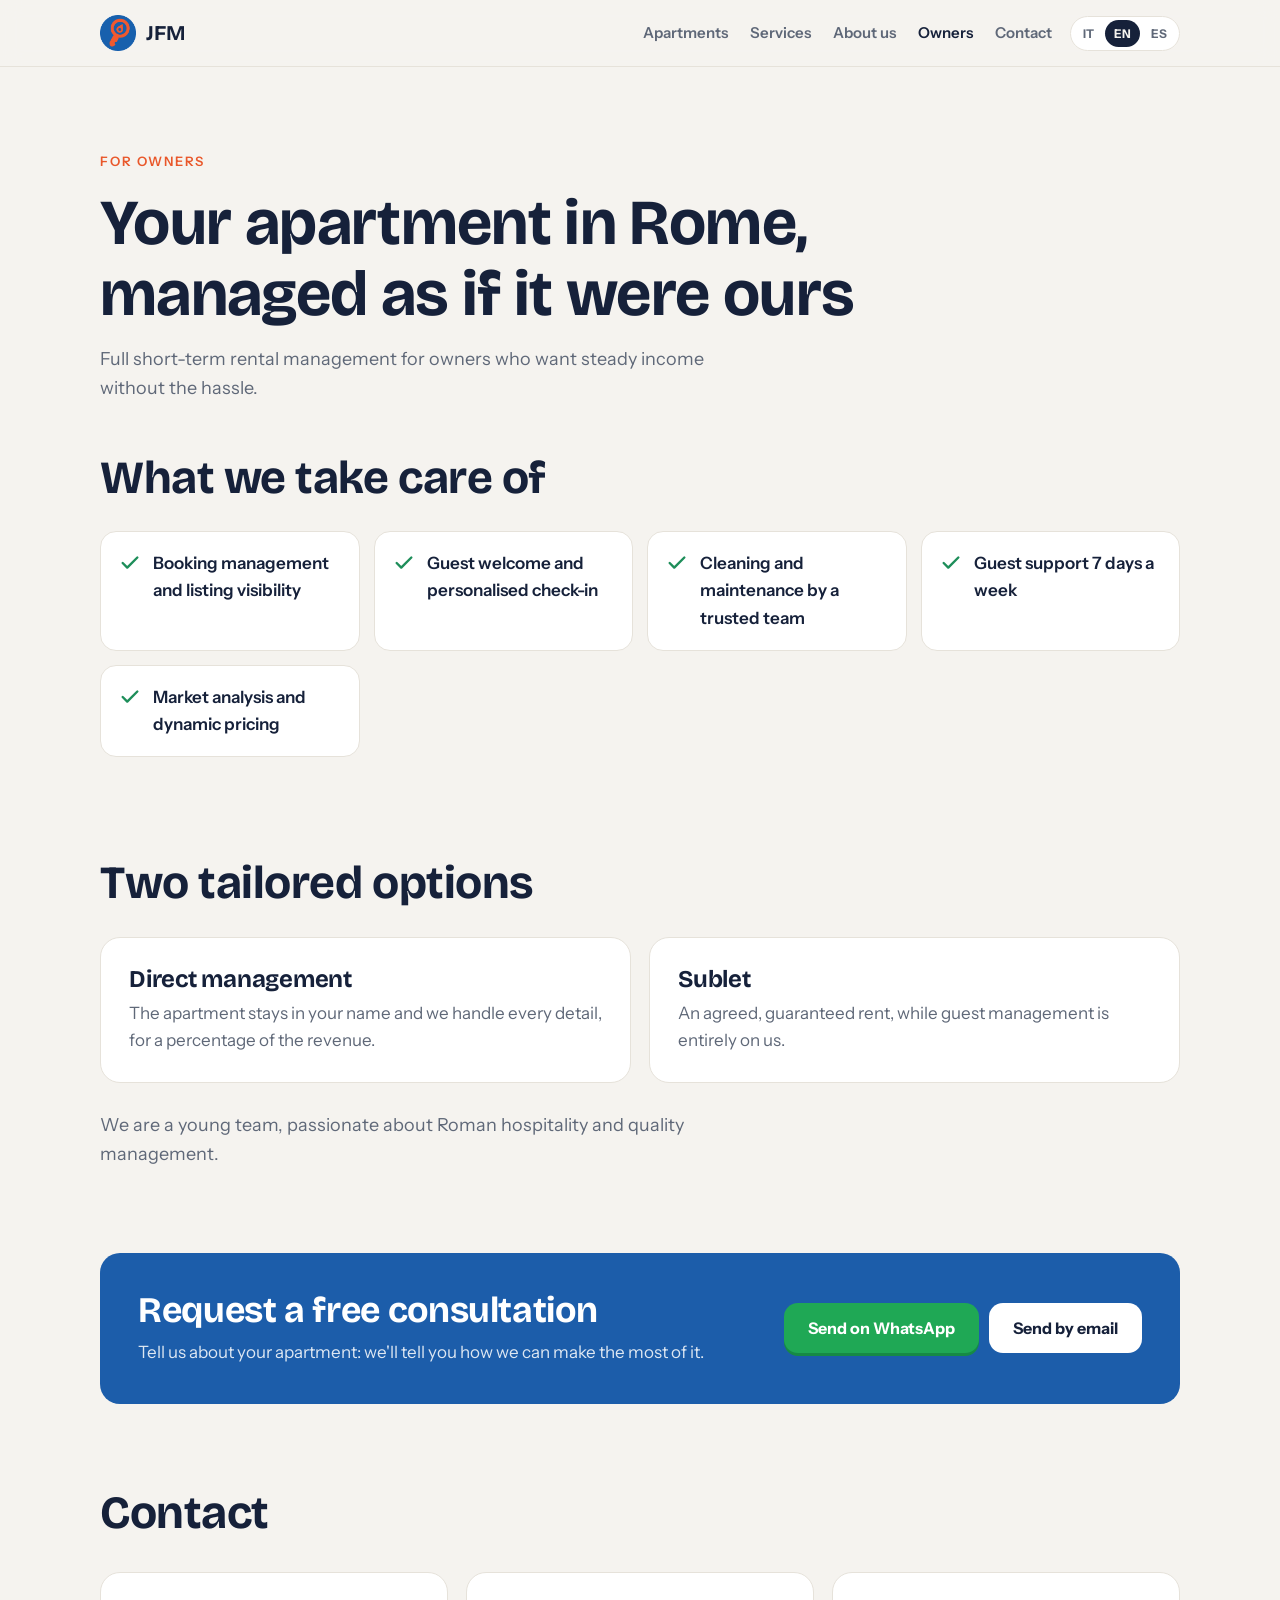
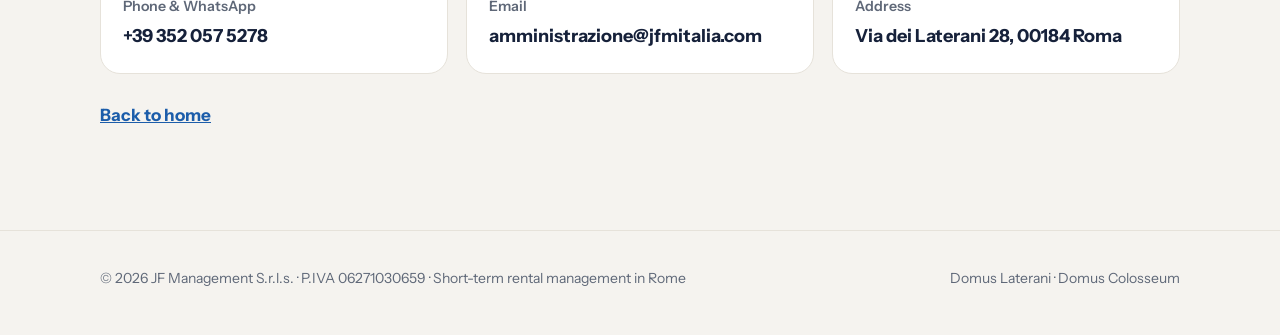
<file: sito/proprietari.html>
<!doctype html>
<html lang="it">
<head>
<meta charset="utf-8">
<meta name="viewport" content="width=device-width,initial-scale=1,viewport-fit=cover">
<title>JFM · Proprietari</title>
<meta name="description" content="Gestione completa degli affitti brevi a Roma: annunci, ospiti, pulizie, prezzi dinamici. Consulenza gratuita.">
<link rel="icon" href="img/icon-192.png">
<link rel="preconnect" href="https://fonts.googleapis.com">
<link rel="preconnect" href="https://fonts.gstatic.com" crossorigin>
<link rel="stylesheet" href="https://fonts.googleapis.com/css2?family=Bricolage+Grotesque:opsz,wght@12..96,600;12..96,700;12..96,800&family=Instrument+Sans:wght@400;600;700&display=swap">
<link rel="stylesheet" href="assets/site.css">
</head>
<body>
<header class="top"><div class="wrap">
  <a class="brand" href="index.html"><img src="img/logo.png" alt="">JFM</a>
  <nav class="nav">
    <a href="index.html#case" data-t="nav_houses">Le case</a>
    <a href="index.html#servizi" data-t="nav_services">Servizi</a>
    <a href="index.html#chi-siamo" data-t="nav_about">Chi siamo</a>
    <a href="proprietari.html" data-t="nav_owners" style="color:var(--ink)">Proprietari</a>
    <a href="#contatti" data-t="nav_contact">Contatti</a>
  </nav>
  <div class="langs" role="group" aria-label="Lingua"><button data-lang="it">IT</button><button data-lang="en">EN</button><button data-lang="es">ES</button></div>
</div></header>

<section class="ohero"><div class="wrap">
  <span class="kicker" data-t="ow_kicker">Per i proprietari</span>
  <h1 data-t="ow_title"></h1>
  <p class="lead" data-t="ow_sub"></p>
</div></section>

<section class="sec" style="padding-top:20px"><div class="wrap">
  <h2 data-t="ow_s_title"></h2>
  <ul class="olist">
    <li><svg viewBox="0 0 24 24" fill="none" stroke="currentColor" stroke-width="2.6" stroke-linecap="round" stroke-linejoin="round"><path d="M4 12l5 5L20 6"/></svg><span data-t="ow1"></span></li>
    <li><svg viewBox="0 0 24 24" fill="none" stroke="currentColor" stroke-width="2.6" stroke-linecap="round" stroke-linejoin="round"><path d="M4 12l5 5L20 6"/></svg><span data-t="ow2"></span></li>
    <li><svg viewBox="0 0 24 24" fill="none" stroke="currentColor" stroke-width="2.6" stroke-linecap="round" stroke-linejoin="round"><path d="M4 12l5 5L20 6"/></svg><span data-t="ow3"></span></li>
    <li><svg viewBox="0 0 24 24" fill="none" stroke="currentColor" stroke-width="2.6" stroke-linecap="round" stroke-linejoin="round"><path d="M4 12l5 5L20 6"/></svg><span data-t="ow4"></span></li>
    <li><svg viewBox="0 0 24 24" fill="none" stroke="currentColor" stroke-width="2.6" stroke-linecap="round" stroke-linejoin="round"><path d="M4 12l5 5L20 6"/></svg><span data-t="ow5"></span></li>
  </ul>
</div></section>

<section class="sec" style="padding-top:0"><div class="wrap">
  <h2 data-t="ow_m_title"></h2>
  <div class="models">
    <div><h3 data-t="ow_m1_t"></h3><p data-t="ow_m1_d"></p></div>
    <div><h3 data-t="ow_m2_t"></h3><p data-t="ow_m2_d"></p></div>
  </div>
  <p class="lead" data-t="ow_team" style="margin-top:28px"></p>
</div></section>

<section class="sec" style="padding-top:0"><div class="wrap">
  <div class="owners">
    <div><h2 data-t="ow_cta_t"></h2><p data-t="ow_cta_d"></p></div>
    <div style="display:flex;gap:10px;flex-wrap:wrap">
      <a class="btn wa" id="owWa" href="https://wa.me/393520575278" target="_blank" rel="noopener"><span data-t="send_wa"></span></a>
      <a class="btn light" id="owMail" href="mailto:amministrazione@jfmitalia.com"><span data-t="send_mail"></span></a>
    </div>
  </div>
</div></section>

<section class="sec" id="contatti" style="padding-top:0"><div class="wrap">
  <h2 data-t="contact_title"></h2>
  <div class="contacts">
    <a href="https://wa.me/393520575278" target="_blank" rel="noopener"><small data-t="c_phone"></small><b>+39 352 057 5278</b></a>
    <a href="mailto:amministrazione@jfmitalia.com"><small data-t="c_mail"></small><b>amministrazione@jfmitalia.com</b></a>
    <div><small data-t="c_addr"></small><b>Via dei Laterani 28, 00184 Roma</b></div>
  </div>
  <p style="margin-top:28px"><a href="index.html" data-t="back_home" style="font-weight:700;color:var(--blue)"></a></p>
</div></section>

<footer><div class="wrap">
  <span>© <span id="year">2026</span> JF Management S.r.l.s. · P.IVA 06271030659 · <span data-t="footer"></span></span>
  <span>Domus Laterani · Domus Colosseum</span>
</div></footer>
<script src="assets/site.js"></script>
</body>
</html>
</file>
<file: sito/assets/site.css>
:root{
  --bg:#F5F3EF; --card:#FFFFFF; --ink:#16213A; --muted:#5F6878; --line:#E6E2DA;
  --blue:#1C5DAA; --blue-soft:#EAF1FA; --or:#E9572A; --or-dark:#C9431B; --or-soft:#FDEEE7;
  --r:20px; --shadow:0 1px 2px rgba(22,33,58,.06),0 10px 30px rgba(22,33,58,.08);
  --f-display:"Bricolage Grotesque",system-ui,sans-serif; --f-body:"Instrument Sans",system-ui,sans-serif;
  --wrap:1120px;
}
@media (prefers-color-scheme:dark){:root:not([data-theme="light"]){
  --bg:#0F1524; --card:#18213A; --ink:#EEF1F7; --muted:#A3ACBE; --line:#29334D; --blue-soft:#1B2A48; --or-soft:#3A2219; --shadow:none;
}}
:root[data-theme="dark"]{--bg:#0F1524; --card:#18213A; --ink:#EEF1F7; --muted:#A3ACBE; --line:#29334D; --blue-soft:#1B2A48; --or-soft:#3A2219; --shadow:none}
*{box-sizing:border-box}
[hidden]{display:none!important}
html{scroll-behavior:smooth;-webkit-text-size-adjust:100%}
body{margin:0;background:var(--bg);color:var(--ink);font:17px/1.6 var(--f-body)}
img{max-width:100%;display:block}
a{color:inherit}
h1,h2,h3{font-family:var(--f-display);line-height:1.1;margin:0;letter-spacing:-.01em}
.wrap{max-width:var(--wrap);margin:0 auto;padding:0 20px}
.sec{padding:84px 0}
.sec h2{font-size:clamp(30px,4.2vw,46px)}
.lead{color:var(--muted);max-width:640px;margin:14px 0 0;font-size:18px}
.kicker{display:inline-block;font:600 13px/1 var(--f-body);letter-spacing:.14em;text-transform:uppercase;color:var(--or)}

/* header */
.top{position:sticky;top:0;z-index:20;background:color-mix(in srgb,var(--bg) 88%,transparent);backdrop-filter:blur(10px);border-bottom:1px solid var(--line)}
.top .wrap{display:flex;align-items:center;gap:18px;height:66px}
.brand{display:flex;align-items:center;gap:10px;text-decoration:none;font:700 21px var(--f-display)}
.brand img{width:36px;height:36px}
.nav{display:flex;gap:22px;margin-left:auto}
.nav a{text-decoration:none;font-weight:600;font-size:15px;color:var(--muted)}
.nav a:hover{color:var(--ink)}
.langs{display:flex;gap:2px;background:var(--card);border:1px solid var(--line);border-radius:99px;padding:3px}
.langs button{border:0;background:none;color:var(--muted);font:700 12px var(--f-body);padding:6px 9px;border-radius:99px;cursor:pointer}
.langs button[aria-pressed="true"]{background:var(--ink);color:var(--bg)}
@media (max-width:860px){.nav{display:none}.langs{margin-left:auto}}

/* buttons */
.btn{display:inline-flex;align-items:center;justify-content:center;gap:9px;min-height:50px;padding:0 22px;border-radius:14px;font:700 16px var(--f-body);text-decoration:none;border:2px solid transparent;cursor:pointer}
.btn svg{width:20px;height:20px;flex:none}
.btn.pri{background:var(--or);color:#fff;box-shadow:0 3px 0 var(--or-dark)}
.btn.pri:hover{background:var(--or-dark)}
.btn.ghost{background:transparent;border-color:currentColor}
.btn.wa{background:#1FA855;color:#fff;box-shadow:0 3px 0 #168a45}
.btn.light{background:#fff;color:#16213A}

/* hero */
.hero{position:relative;min-height:min(88vh,760px);display:flex;align-items:flex-end;color:#fff;overflow:hidden}
.hero>img{position:absolute;inset:0;width:100%;height:100%;object-fit:cover}
.hero::after{content:"";position:absolute;inset:0;background:linear-gradient(180deg,rgba(10,16,30,.15) 0%,rgba(10,16,30,.35) 45%,rgba(10,16,30,.85) 100%)}
.hero .wrap{position:relative;z-index:1;padding-bottom:72px;padding-top:120px}
.hero h1{font-size:clamp(40px,7vw,84px);max-width:900px;margin:14px 0 18px}
.hero p{font-size:clamp(17px,2vw,21px);max-width:640px;margin:0 0 30px;color:rgba(255,255,255,.9)}
.hero .kicker{color:#FFB79F}
.hero .ctas{display:flex;gap:12px;flex-wrap:wrap}
.hero .btn.ghost{color:#fff}

/* houses */
.houses{display:grid;gap:34px;margin-top:44px}
.house{display:grid;grid-template-columns:1.15fr 1fr;background:var(--card);border-radius:var(--r);overflow:hidden;box-shadow:var(--shadow);border:1px solid var(--line)}
.house:nth-child(even){grid-template-columns:1fr 1.15fr}
.house:nth-child(even) .galw{order:2}
@media (max-width:860px){.house,.house:nth-child(even){grid-template-columns:1fr}.house:nth-child(even) .galw{order:0}}
.galw{position:relative;min-height:340px;background:#222}
.gal{display:flex;overflow-x:auto;scroll-snap-type:x mandatory;height:100%;scrollbar-width:none}
.gal::-webkit-scrollbar{display:none}
.gal img{flex:0 0 100%;width:100%;height:100%;min-height:340px;max-height:520px;object-fit:cover;scroll-snap-align:start}
.gal-nav{position:absolute;top:50%;transform:translateY(-50%);width:42px;height:42px;border-radius:50%;border:0;background:rgba(255,255,255,.92);color:#16213A;display:grid;place-items:center;cursor:pointer;box-shadow:0 2px 10px rgba(0,0,0,.2)}
.gal-nav svg{width:20px;height:20px}
.gal-nav.prev{left:12px}.gal-nav.next{right:12px}
.hbody{padding:34px 34px 30px;display:flex;flex-direction:column;gap:16px}
.hbody h3{font-size:34px}
.tag{color:var(--or);font-weight:700;font-size:15px}
.hbody p{margin:0;color:var(--muted)}
.chips{display:flex;flex-wrap:wrap;gap:8px}
.chip{display:inline-flex;align-items:center;gap:6px;padding:7px 12px;border-radius:99px;background:var(--blue-soft);color:var(--blue);font-weight:600;font-size:14px}
@media (prefers-color-scheme:dark){:root:not([data-theme="light"]) .chip{color:#9CC2F2}}
.dists{display:grid;gap:8px;margin:2px 0;padding:14px 16px;border-radius:14px;background:var(--bg);font-size:15px}
.dists div{display:flex;justify-content:space-between;gap:12px}
.dists b{white-space:nowrap}
.hacts{display:flex;flex-wrap:wrap;gap:10px;margin-top:auto}
.hacts .btn{min-height:46px;font-size:15px;padding:0 18px}
.links{display:flex;gap:18px;flex-wrap:wrap;font-size:15px;font-weight:600}
.links a{color:var(--blue);text-decoration:none}

/* services */
.svc{display:grid;grid-template-columns:repeat(4,1fr);gap:18px;margin-top:40px}
@media (max-width:980px){.svc{grid-template-columns:repeat(2,1fr)}}
@media (max-width:560px){.svc{grid-template-columns:1fr}}
.svc>div{background:var(--card);border:1px solid var(--line);border-radius:var(--r);padding:26px}
.svc .ic{width:48px;height:48px;border-radius:14px;background:var(--or-soft);color:var(--or);display:grid;place-items:center;margin-bottom:16px}
.svc .ic svg{width:24px;height:24px}
.svc h3{font-size:21px;margin-bottom:8px}
.svc p{margin:0;color:var(--muted);font-size:16px}

/* neighbourhood */
.hood{display:grid;grid-template-columns:1fr 1.3fr;gap:40px;align-items:center}
@media (max-width:860px){.hood{grid-template-columns:1fr}}
.mosaic{display:grid;grid-template-columns:repeat(3,1fr);grid-auto-rows:150px;gap:10px}
.mosaic img{width:100%;height:100%;object-fit:cover;border-radius:14px}
.mosaic img:first-child{grid-column:span 2;grid-row:span 2}

/* about + reviews */
.band{background:var(--ink);color:var(--bg)}
.band .lead{color:color-mix(in srgb,var(--bg) 75%,transparent)}
.two{display:grid;grid-template-columns:1fr 1fr;gap:56px}
@media (max-width:860px){.two{grid-template-columns:1fr;gap:40px}}
.revlinks{display:flex;flex-direction:column;gap:10px;margin-top:22px}
.revlinks a{display:flex;align-items:center;justify-content:space-between;gap:12px;padding:16px 18px;border-radius:14px;background:color-mix(in srgb,var(--bg) 10%,transparent);text-decoration:none;font-weight:700}
.revlinks a:hover{background:color-mix(in srgb,var(--bg) 18%,transparent)}
.revlinks svg{width:18px;height:18px}

/* form */
.ask{background:var(--card);border:1px solid var(--line);border-radius:var(--r);padding:34px;box-shadow:var(--shadow);margin-top:36px}
.grid{display:grid;grid-template-columns:repeat(3,1fr);gap:16px}
@media (max-width:760px){.grid{grid-template-columns:1fr 1fr}}
@media (max-width:480px){.grid{grid-template-columns:1fr}}
.field{display:flex;flex-direction:column;gap:6px}
.field.full{grid-column:1/-1}
.field label{font-weight:700;font-size:14px}
.field input,.field select,.field textarea{font:16px var(--f-body);color:var(--ink);background:var(--bg);border:1.5px solid var(--line);border-radius:12px;padding:12px 14px;min-height:50px;width:100%}
.field textarea{min-height:90px;resize:vertical}
.field input:focus,.field select:focus,.field textarea:focus{outline:2px solid var(--or);outline-offset:1px}
.sendrow{display:flex;gap:12px;flex-wrap:wrap;margin-top:22px}
.err{color:#C62828;font-weight:700;margin:14px 0 0}

/* owners teaser */
.owners{display:flex;align-items:center;justify-content:space-between;gap:24px;flex-wrap:wrap;background:var(--blue);color:#fff;border-radius:var(--r);padding:38px}
.owners h2{font-size:clamp(26px,3.4vw,36px)}
.owners p{margin:8px 0 0;color:rgba(255,255,255,.85)}

/* contact + footer */
.contacts{display:grid;grid-template-columns:repeat(3,1fr);gap:18px;margin-top:34px}
@media (max-width:760px){.contacts{grid-template-columns:1fr}}
.contacts a,.contacts div{display:flex;flex-direction:column;gap:4px;padding:22px;border-radius:var(--r);background:var(--card);border:1px solid var(--line);text-decoration:none}
.contacts small{color:var(--muted);font-weight:600}
.contacts b{font-size:18px;overflow-wrap:anywhere}
footer{padding:36px 0 46px;color:var(--muted);font-size:14px;border-top:1px solid var(--line)}
footer .wrap{display:flex;justify-content:space-between;gap:16px;flex-wrap:wrap}
.fab{position:fixed;right:18px;bottom:18px;z-index:30;width:58px;height:58px;border-radius:50%;background:#1FA855;color:#fff;display:grid;place-items:center;box-shadow:0 6px 20px rgba(0,0,0,.25)}
.fab svg{width:30px;height:30px}

/* owners page */
.ohero{padding:80px 0 30px}
.ohero h1{font-size:clamp(36px,6vw,64px);max-width:860px;margin:14px 0 16px}
.olist{display:grid;grid-template-columns:repeat(auto-fit,minmax(240px,1fr));gap:14px;margin-top:28px;padding:0;list-style:none}
.olist li{display:flex;gap:12px;align-items:flex-start;background:var(--card);border:1px solid var(--line);border-radius:16px;padding:18px;font-weight:600}
.olist li svg{width:22px;height:22px;color:var(--ok,#1E8E5A);flex:none;margin-top:2px}
.models{display:grid;grid-template-columns:1fr 1fr;gap:18px;margin-top:28px}
@media (max-width:760px){.models{grid-template-columns:1fr}}
.models>div{background:var(--card);border:1px solid var(--line);border-radius:var(--r);padding:28px}
.models h3{font-size:24px;margin-bottom:8px}
.models p{margin:0;color:var(--muted)}
.house>*{min-width:0}.galw{overflow:hidden}
.field.wide{grid-column:span 2}@media (max-width:480px){.field.wide{grid-column:auto}}
.cin{margin:0;font-size:12.5px;color:var(--muted);letter-spacing:.02em}
</file>
